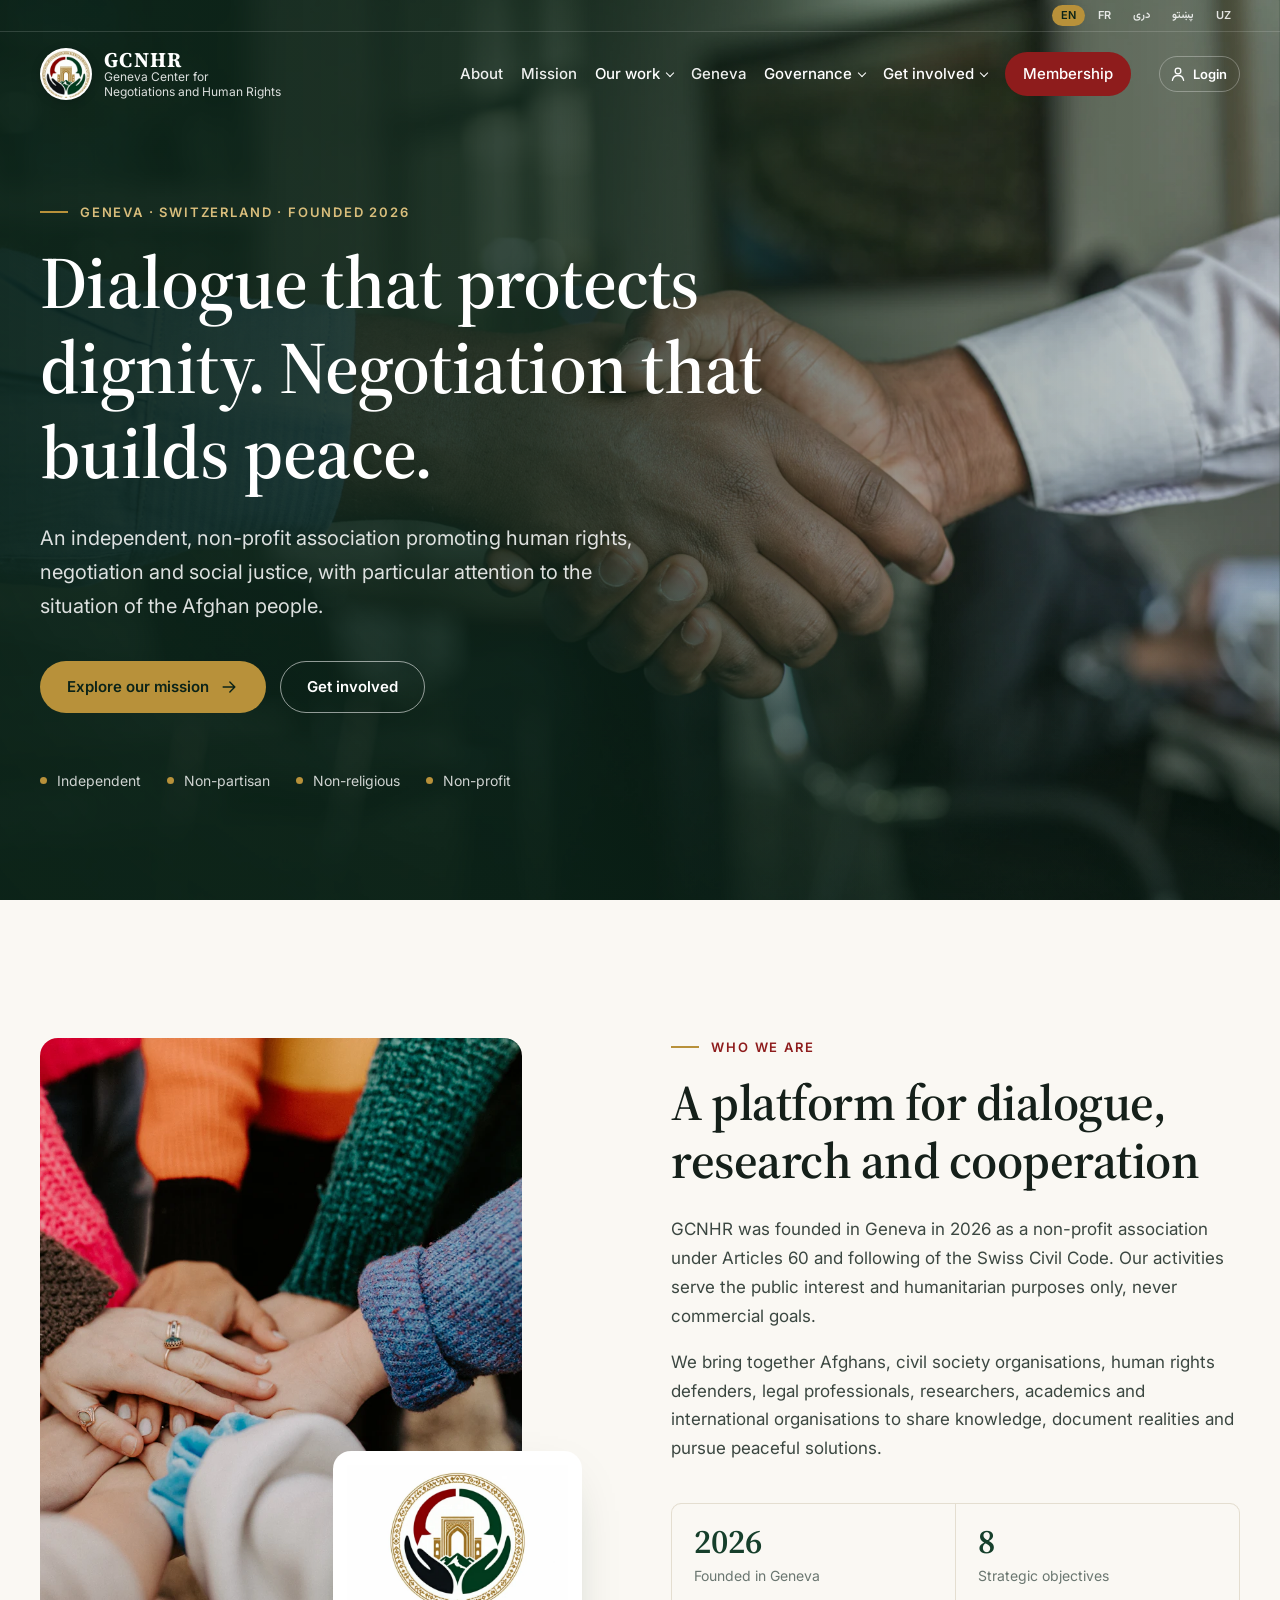
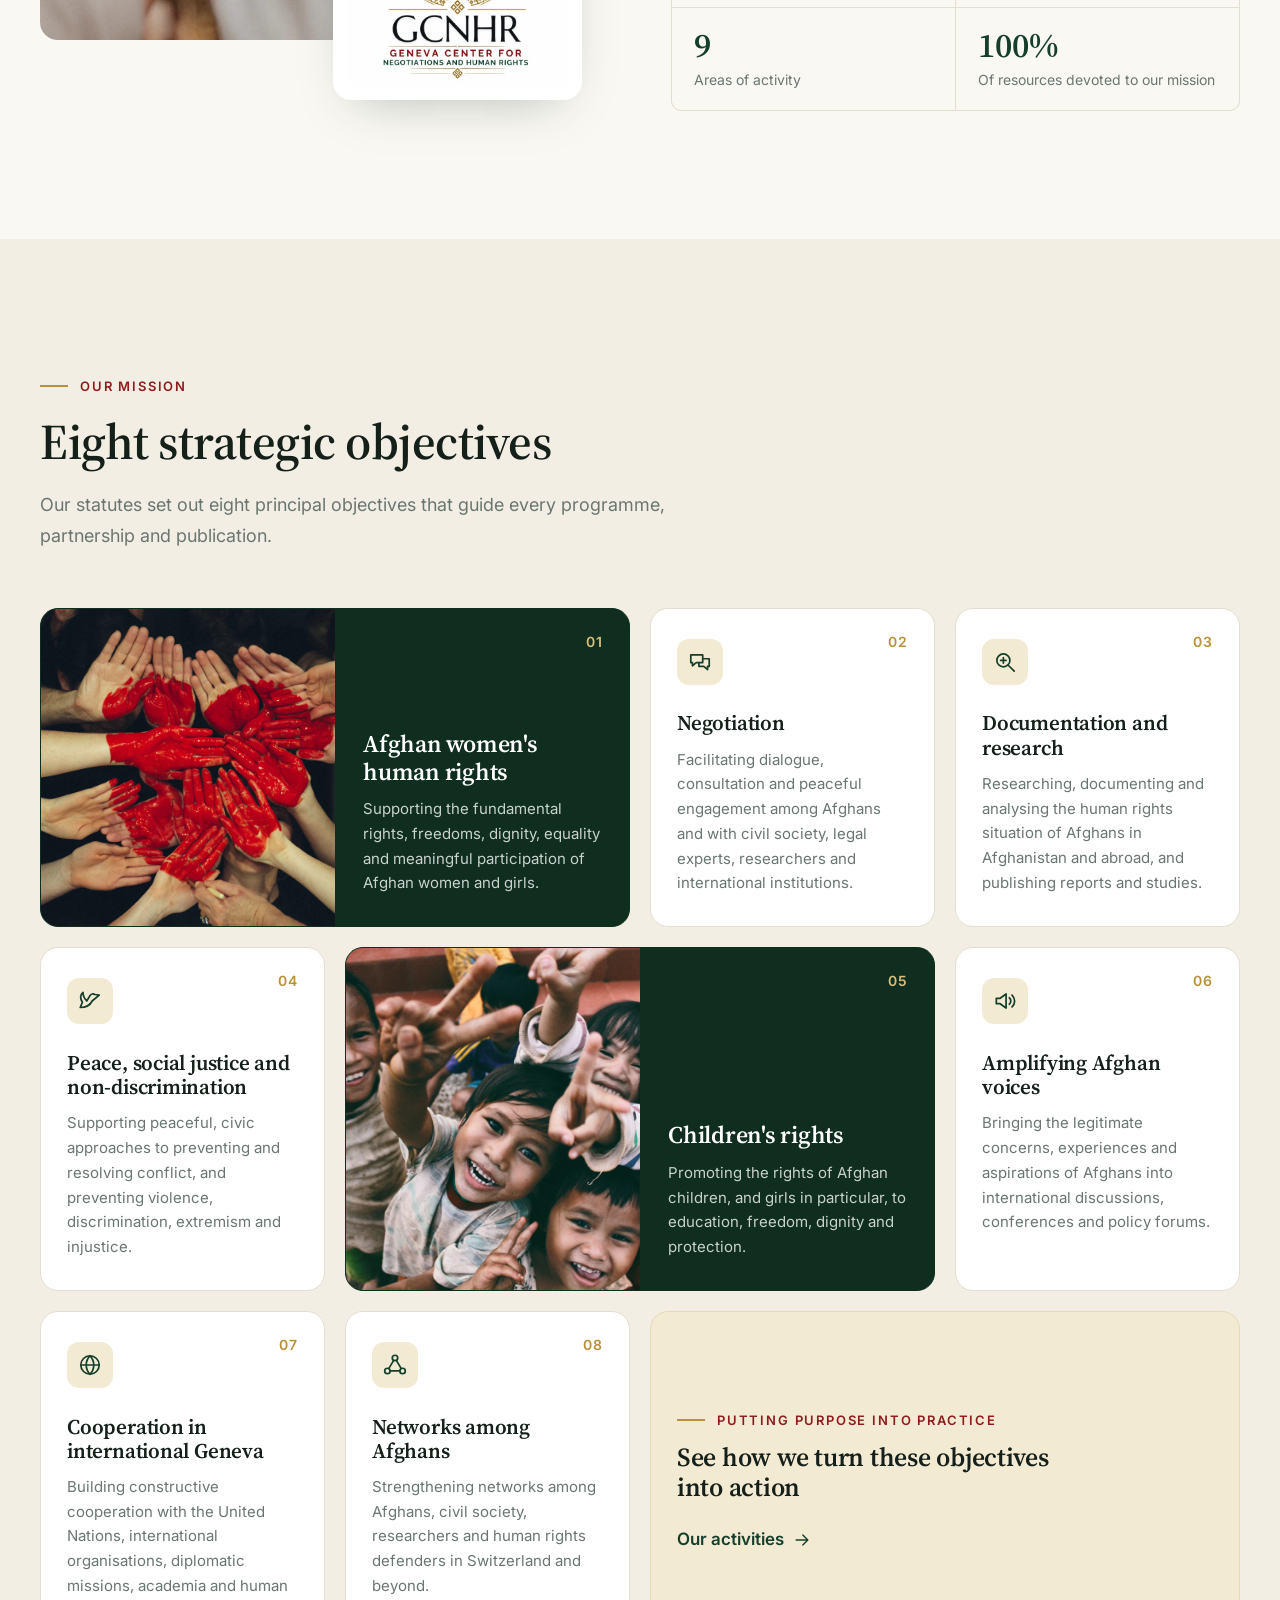
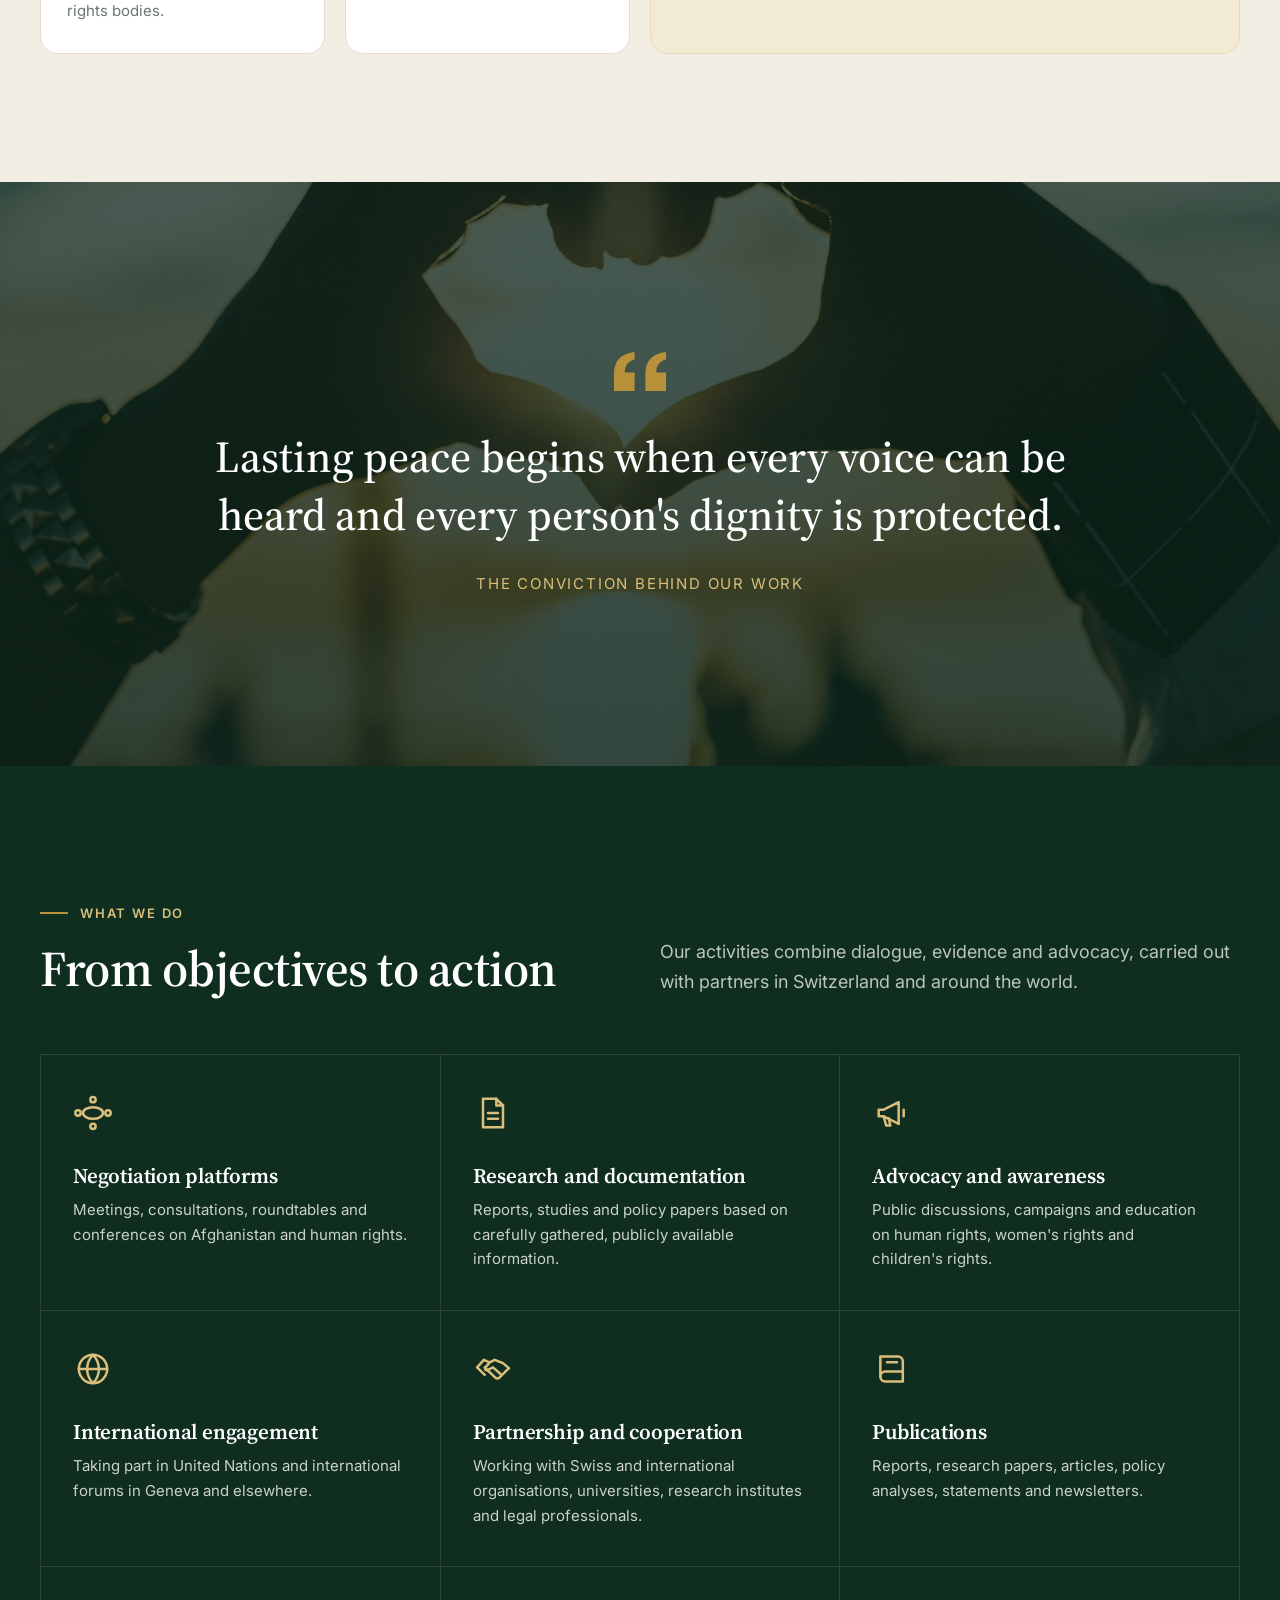
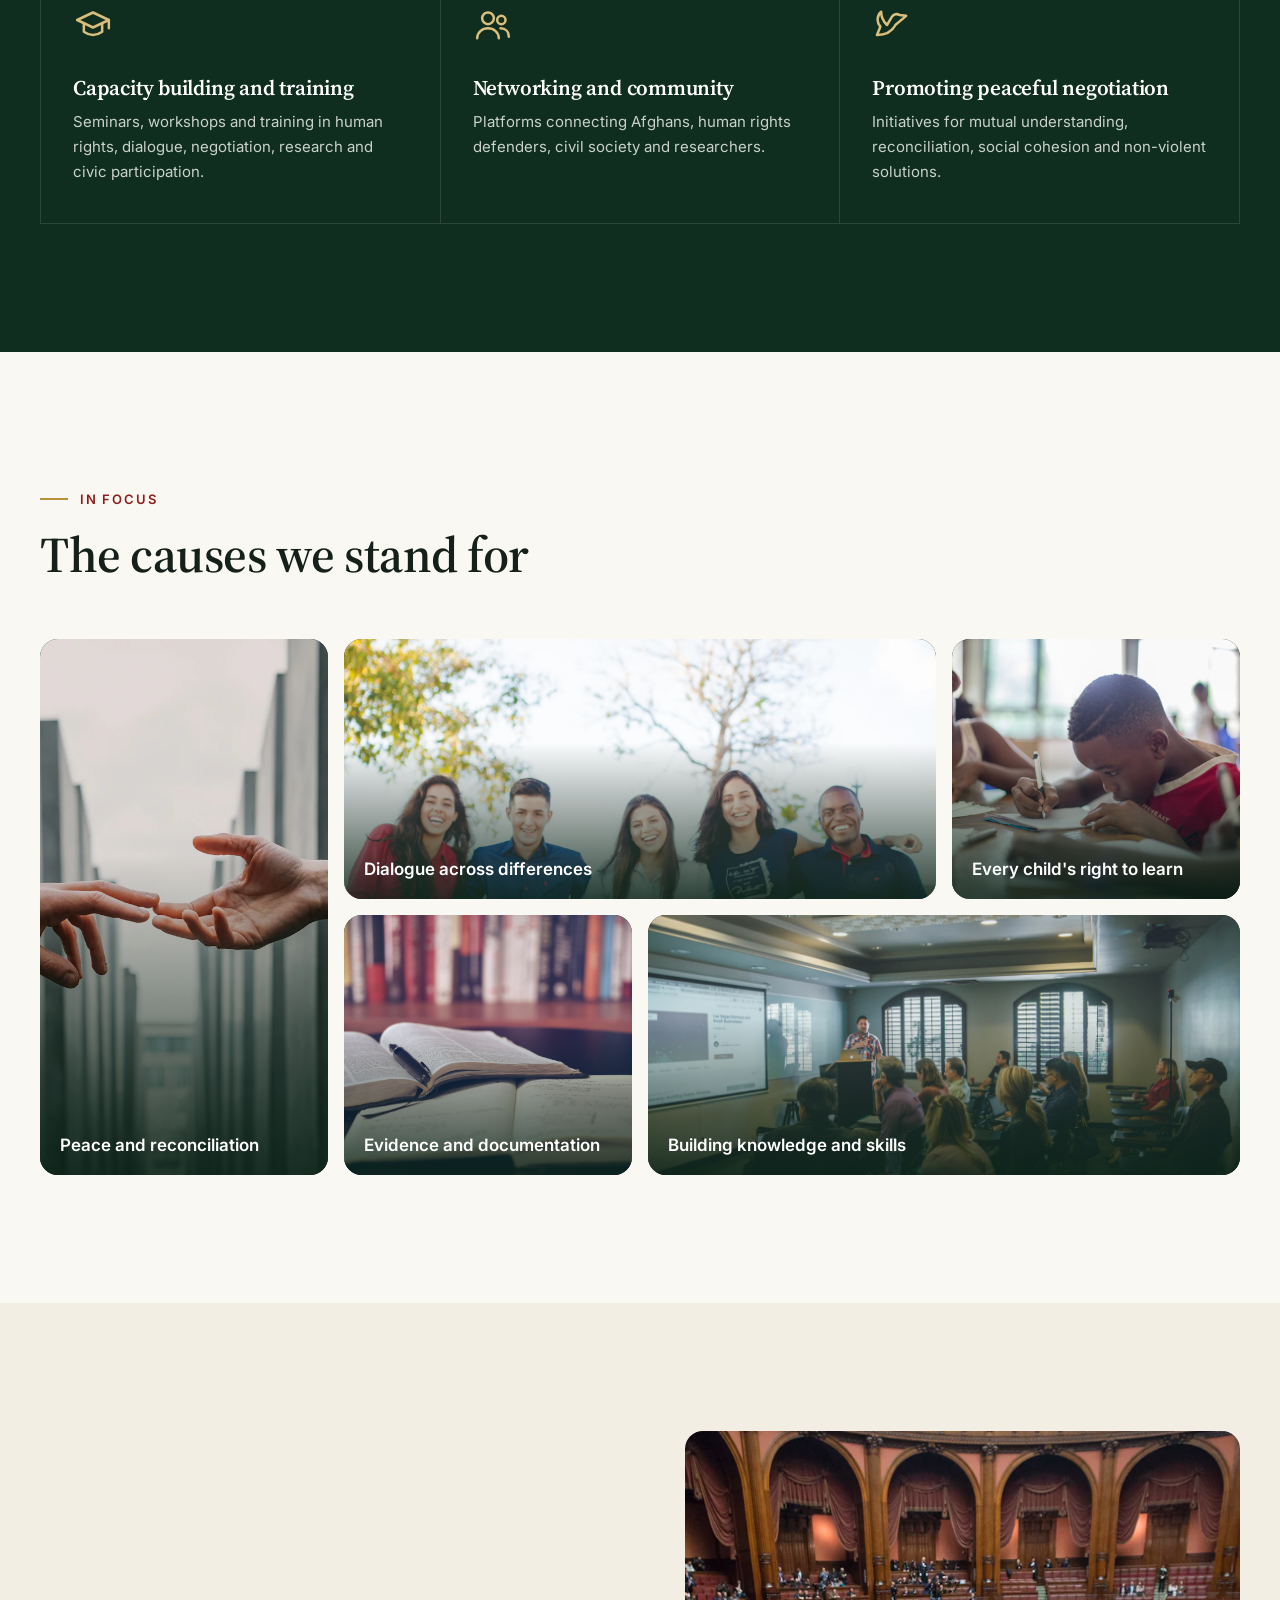
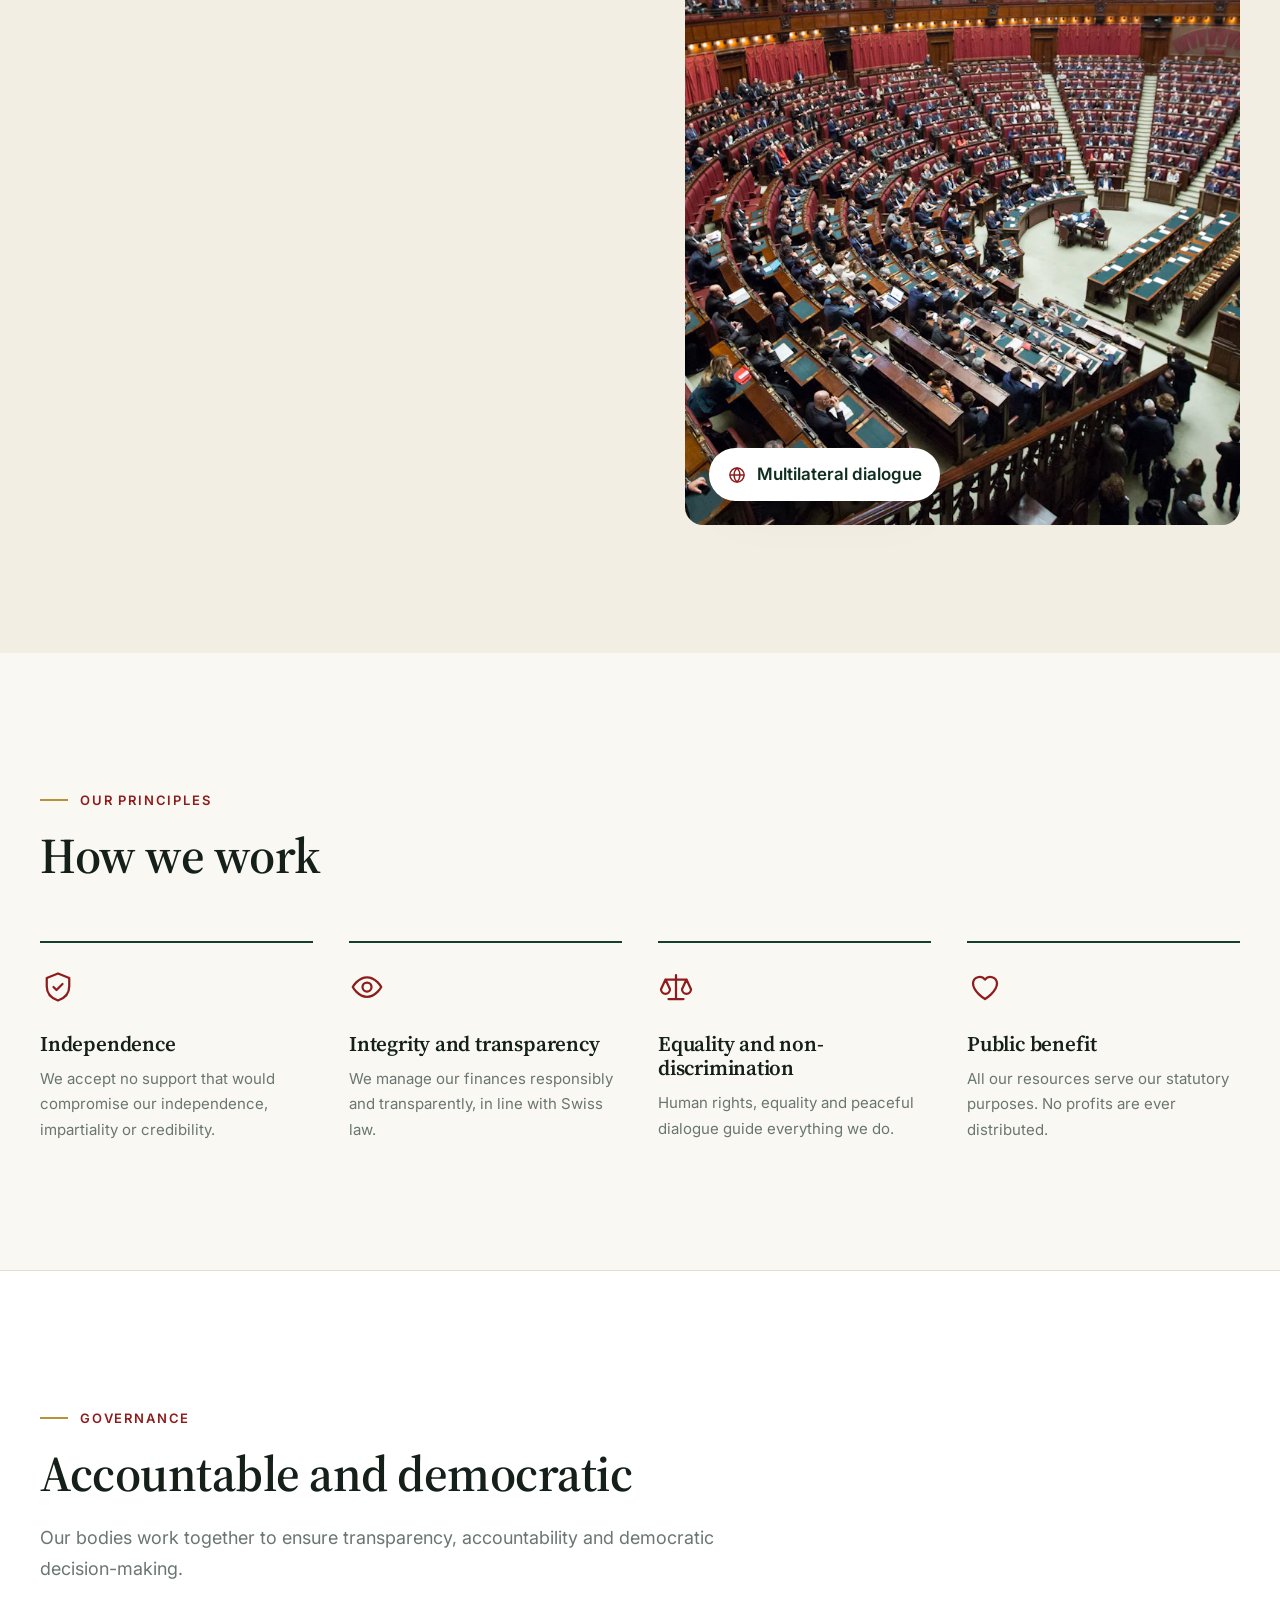
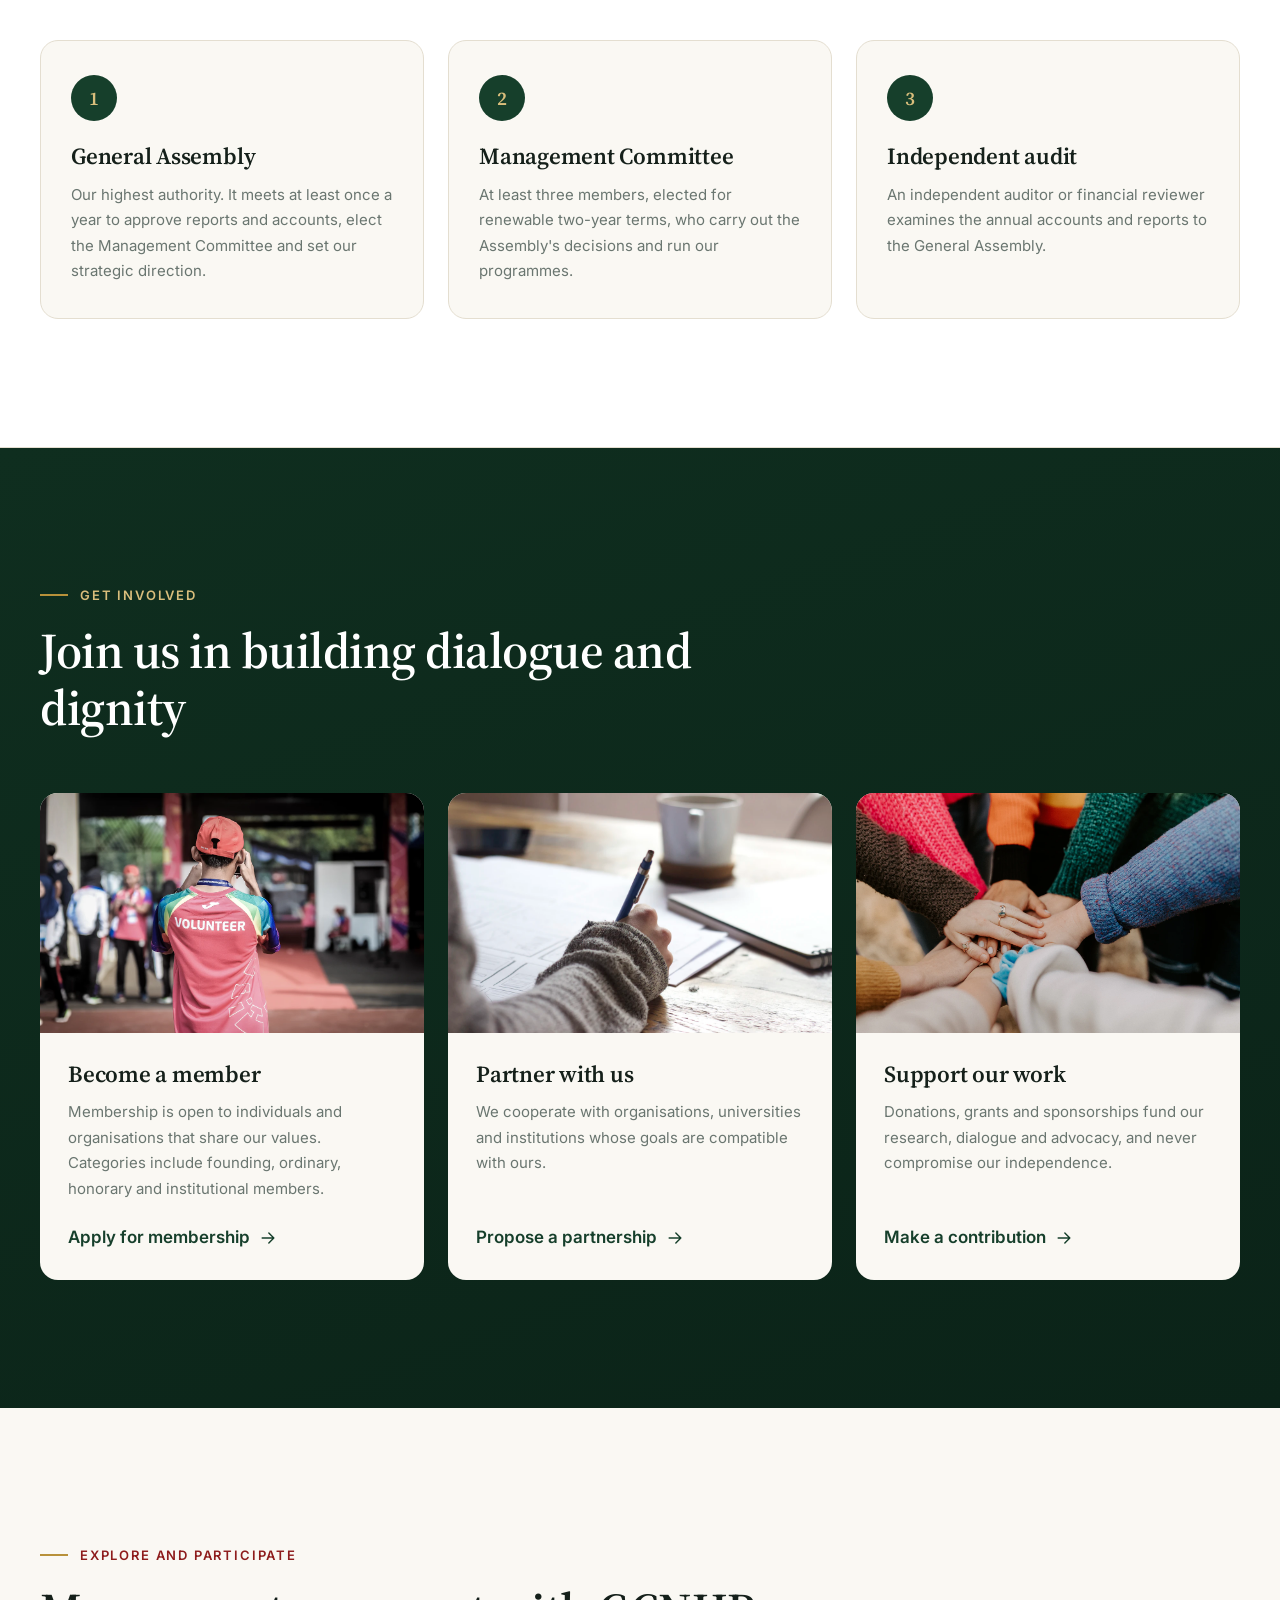
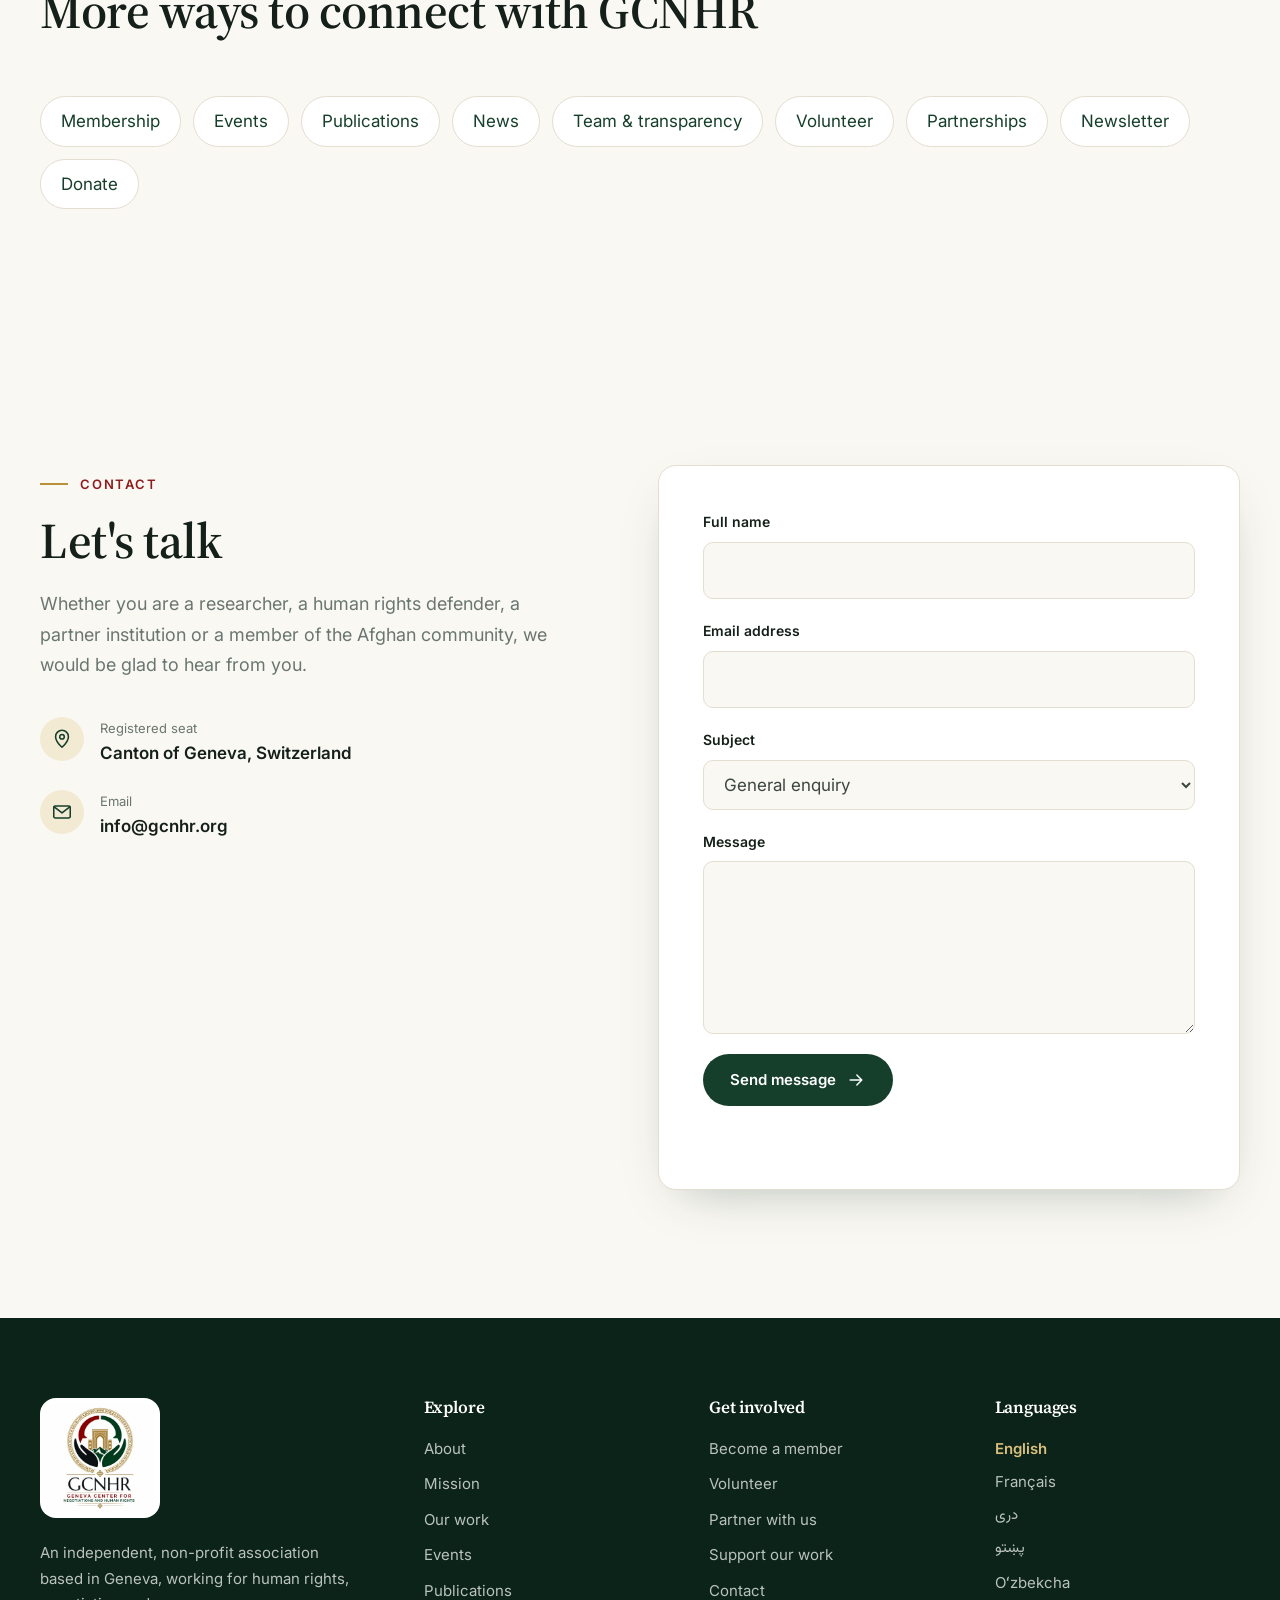
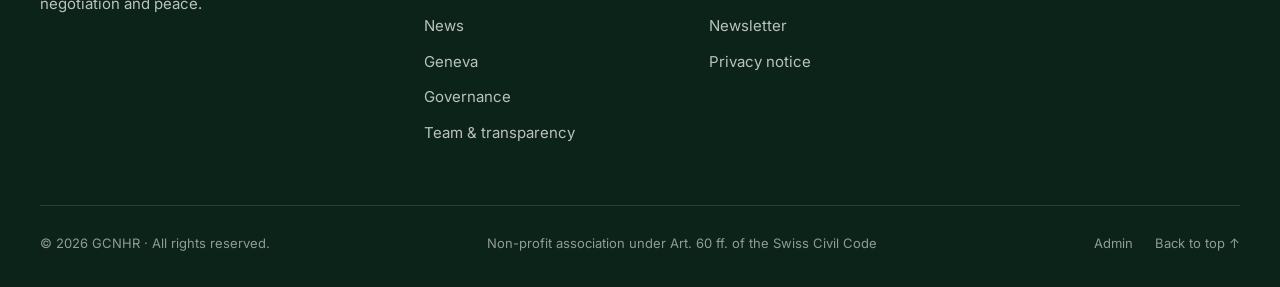
<file: index.html>
<!doctype html>
<html lang="en" dir="ltr">
  <head>
    <meta charset="utf-8">
    <meta name="viewport" content="width=device-width, initial-scale=1">
    <meta name="theme-color" content="#0f2e1f">
    <meta name="description" content="The Geneva Center for Negotiations and Human Rights (GCNHR) is an independent, non-profit association in Geneva promoting human rights, negotiation, peace and social justice, with particular attention to the Afghan people.">
    <title>GCNHR | Geneva Center for Negotiations and Human Rights</title>
    <link rel="icon" type="image/png" href="assets/img/favicon.png">
    <link rel="apple-touch-icon" href="assets/img/favicon.png">
    <meta property="og:title" content="Geneva Center for Negotiations and Human Rights">
    <meta property="og:description" content="Dialogue that protects dignity. Negotiation that builds peace.">
    <meta property="og:image" content="assets/img/logo.png">
    <link rel="preconnect" href="https://fonts.googleapis.com">
    <link rel="preconnect" href="https://fonts.gstatic.com" crossorigin>
    <link href="https://fonts.googleapis.com/css2?family=Inter:wght@400;500;600;700&family=Source+Serif+4:opsz,wght@8..60,500;8..60,600;8..60,700&family=Vazirmatn:wght@400;500;700;800&family=Noto+Sans+Arabic:wght@400;600;700&display=swap" rel="stylesheet">
    <link rel="preload" as="image" href="assets/img/hero-negotiation.webp">
    <link rel="stylesheet" href="styles.css">
    <script src="content/content.js" defer></script>
    <script src="app.js" defer></script>
    <script src="features.js" defer></script>
  </head>
  <body>
    <svg width="0" height="0" style="position:absolute" aria-hidden="true">
      <defs>
        <symbol id="i-women" viewBox="0 0 24 24"><circle cx="12" cy="8" r="4.5"/><path d="M12 12.5v8M8.5 17.5h7"/></symbol>
        <symbol id="i-dialogue" viewBox="0 0 24 24"><path d="M3.5 5.5h11v7h-6l-3.5 3v-3h-1.5z"/><path d="M14.5 9h6v7h-1.5v3l-3.5-3h-4.5v-3.5"/></symbol>
        <symbol id="i-research" viewBox="0 0 24 24"><circle cx="10.5" cy="10.5" r="6"/><path d="m15 15 5.5 5.5M8 10.5h5M10.5 8v5"/></symbol>
        <symbol id="i-peace" viewBox="0 0 24 24"><path d="M4 13c3-1 5.5-4 6-8 2 2 2.5 5 1.5 7.5 2.5-1.5 5.5-1.5 8.5 0-2.5 4-7 6.5-12 6.5H4z"/><path d="M4 19c4-3 7-5 9-9"/></symbol>
        <symbol id="i-child" viewBox="0 0 24 24"><path d="M4 6.5c3-1.5 5.5-1.5 8 0v13c-2.5-1.5-5-1.5-8 0zM12 6.5c2.5-1.5 5-1.5 8 0v13c-3-1.5-5.5-1.5-8 0"/></symbol>
        <symbol id="i-voice" viewBox="0 0 24 24"><path d="M4 9.5v5h3.5l5.5 4v-13l-5.5 4z"/><path d="M16 9a4 4 0 0 1 0 6M18.5 6.5a7.5 7.5 0 0 1 0 11"/></symbol>
        <symbol id="i-globe" viewBox="0 0 24 24"><circle cx="12" cy="12" r="8.5"/><path d="M3.5 12h17M12 3.5c2.5 2.5 3.5 5.5 3.5 8.5s-1 6-3.5 8.5c-2.5-2.5-3.5-5.5-3.5-8.5s1-6 3.5-8.5"/></symbol>
        <symbol id="i-network" viewBox="0 0 24 24"><circle cx="12" cy="5.5" r="2.5"/><circle cx="5" cy="17.5" r="2.5"/><circle cx="19" cy="17.5" r="2.5"/><path d="m10.8 7.7-4.6 7.6M13.2 7.7l4.6 7.6M7.5 17.5h9"/></symbol>
        <symbol id="i-table" viewBox="0 0 24 24"><ellipse cx="12" cy="12" rx="6" ry="3.5"/><circle cx="12" cy="4" r="1.6"/><circle cx="12" cy="20" r="1.6"/><circle cx="3" cy="12" r="1.6"/><circle cx="21" cy="12" r="1.6"/></symbol>
        <symbol id="i-doc" viewBox="0 0 24 24"><path d="M6 3.5h8l4 4v13H6z"/><path d="M14 3.5v4h4M9 12h6M9 15.5h6"/></symbol>
        <symbol id="i-megaphone" viewBox="0 0 24 24"><path d="M4 10v4h3l9 4.5v-13L7 10z"/><path d="M7 14l1.5 5.5h2.5L10 15.2M19 10v4"/></symbol>
        <symbol id="i-handshake" viewBox="0 0 24 24"><path d="m2.5 11 4-4.5 3.5 1.5 3-1.5 5 2 3.5 3"/><path d="m21.5 11.5-5.5 5.5c-.8.8-2 .8-2.8 0L7 11"/><path d="M10 8l-2.5 3c-.6.8.2 2 1.2 1.6L12 11l4.5 4M2.5 11l4.5 4.5"/></symbol>
        <symbol id="i-book" viewBox="0 0 24 24"><path d="M5 4.5h10.5a3 3 0 0 1 3 3v12H8a3 3 0 0 1-3-3z"/><path d="M5 16.5a3 3 0 0 1 3-3h10.5M9 8h6"/></symbol>
        <symbol id="i-cap" viewBox="0 0 24 24"><path d="m2.5 9 9.5-4.5L21.5 9 12 13.5z"/><path d="M6.5 11v5c3.5 2.5 7.5 2.5 11 0v-5M21.5 9v5"/></symbol>
        <symbol id="i-dove" viewBox="0 0 24 24"><path d="M3 18c5 0 9-2 11-6l6.5-5.5-4-.5c-1.5-1-3.5-.5-4.5 1L9 12C7 10 5.5 7 5.5 4 3 6 2.5 10 5 13z"/></symbol>
        <symbol id="i-shield" viewBox="0 0 24 24"><path d="M12 3 4.5 6v5.5c0 4.5 3 8 7.5 9.5 4.5-1.5 7.5-5 7.5-9.5V6z"/><path d="m9 12 2 2 4-4"/></symbol>
        <symbol id="i-scale" viewBox="0 0 24 24"><path d="M12 4v16M7 20h10M5 7h14M5 7l-3 6.5a3 3 0 0 0 6 0zM19 7l-3 6.5a3 3 0 0 0 6 0z"/></symbol>
        <symbol id="i-eye" viewBox="0 0 24 24"><path d="M2.5 12S6 5.5 12 5.5 21.5 12 21.5 12 18 18.5 12 18.5 2.5 12 2.5 12z"/><circle cx="12" cy="12" r="3"/></symbol>
        <symbol id="i-heart" viewBox="0 0 24 24"><path d="M12 20s-8-4.8-8-10.5A4.5 4.5 0 0 1 12 7a4.5 4.5 0 0 1 8 2.5C20 15.2 12 20 12 20z"/></symbol>
        <symbol id="i-users" viewBox="0 0 24 24"><circle cx="9" cy="8" r="3.5"/><path d="M2.5 20c0-3.5 3-6 6.5-6s6.5 2.5 6.5 6"/><circle cx="17" cy="9" r="2.5"/><path d="M16.5 14c3 0 5 2 5 5"/></symbol>
        <symbol id="i-pin" viewBox="0 0 24 24"><path d="M12 21s-7-6.2-7-11.5a7 7 0 0 1 14 0C19 14.8 12 21 12 21z"/><circle cx="12" cy="9.5" r="2.5"/></symbol>
        <symbol id="i-mail" viewBox="0 0 24 24"><rect x="3" y="5.5" width="18" height="13" rx="1.5"/><path d="m3.5 6.5 8.5 6.5 8.5-6.5"/></symbol>
        <symbol id="i-arrow" viewBox="0 0 24 24"><path d="M5 12h14M13 6l6 6-6 6"/></symbol>
        <symbol id="i-login" viewBox="0 0 24 24"><circle cx="12" cy="8" r="3.8"/><path d="M4.5 20.5c.8-4 3.8-6.5 7.5-6.5s6.7 2.5 7.5 6.5"/></symbol>
      </defs>
    </svg>

    <a class="skip-link" href="#main" data-i18n="skip">Skip to content</a>

    <header class="site-header" id="site-header">
      <div class="language-bar"><div class="container language-bar-inner"><div class="lang-switch" role="group" aria-label="Language">
          <button type="button" data-lang="en" lang="en">EN</button>
          <button type="button" data-lang="fr" lang="fr">FR</button>
          <button type="button" data-lang="fa" lang="fa-AF">دری</button>
          <button type="button" data-lang="ps" lang="ps">پښتو</button>
          <button type="button" data-lang="uz" lang="uz">UZ</button>
        </div></div></div>
      <div class="container header-inner">
        <a class="brand" href="#top" aria-label="GCNHR">
          <img data-img="emblem" class="brand-emblem" src="assets/img/emblem.webp" width="56" height="56" alt="">
          <span class="brand-text">
            <strong>GCNHR</strong>
            <span data-i18n="brandName">Geneva Center for Negotiations and Human Rights</span>
          </span>
        </a>

        <nav class="primary-nav" id="primary-nav" aria-label="Main">
          <a href="#about" data-i18n="navAbout">About</a>
          <a href="#mission" data-i18n="navMission">Mission</a>
          <details class="nav-group"><summary><span data-i18n="navWork">Our work</span></summary><div class="nav-submenu"><a href="#work" data-i18n="navWork">Our work</a><a href="events.html" data-i18n="featureNavEvents">Events</a><a href="publications.html" data-i18n="featureNavPublications">Publications</a><a href="news.html" data-i18n="featureNavNews">News</a></div></details>
          <a href="#geneva" data-i18n="navGeneva">Geneva</a>
          <details class="nav-group"><summary><span data-i18n="navGovernance">Governance</span></summary><div class="nav-submenu"><a href="#governance" data-i18n="navGovernance">Governance</a><a href="transparency.html" data-i18n="featureNavTransparency">Team & transparency</a></div></details>
          <details class="nav-group"><summary><span data-i18n="navInvolved">Get involved</span></summary><div class="nav-submenu"><a href="membership.html" data-i18n="featureNavMembership">Membership</a><a href="volunteer.html" data-i18n="featureNavVolunteer">Volunteer</a><a href="partnerships.html" data-i18n="featureNavPartnerships">Partnerships</a><a href="newsletter.html" data-i18n="featureNavNewsletter">Newsletter</a><a href="donate.html" data-i18n="featureNavDonate">Donate</a></div></details>
          <a class="nav-cta" href="membership.html" data-i18n="featureNavMembership">Membership</a>
          <a class="nav-login js-login" href="admin/"><svg class="icon"><use href="#i-login"/></svg><span data-i18n="loginBtn">Login</span></a>
        </nav>



        <button class="login-btn js-login" type="button"><svg class="icon"><use href="#i-login"/></svg><span data-i18n="loginBtn">Login</span></button>

        <button class="menu-toggle" type="button" aria-expanded="false" aria-controls="primary-nav">
          <span class="sr-only" data-i18n="menu">Menu</span>
          <span class="bar"></span><span class="bar"></span><span class="bar"></span>
        </button>
      </div>
    </header>

    <main id="main">
      <!-- HERO -->
      <section class="hero" id="top">
        <img data-img="hero" class="hero-bg" src="assets/img/hero-negotiation.webp" alt="" fetchpriority="high">
        <div class="hero-shade"></div>
        <div class="container hero-content">
          <p class="eyebrow eyebrow-light" data-i18n="heroEyebrow">Geneva · Switzerland · Founded 2026</p>
          <h1 data-i18n="heroTitle">Dialogue that protects dignity. Negotiation that builds peace.</h1>
          <p class="hero-lead" data-i18n="heroLead">An independent, non-profit association promoting human rights, negotiation and social justice, with particular attention to the situation of the Afghan people.</p>
          <div class="hero-actions">
            <a class="btn btn-gold" href="#mission"><span data-i18n="heroCta1">Explore our mission</span><svg class="icon flip"><use href="#i-arrow"/></svg></a>
            <a class="btn btn-ghost" href="#involved" data-i18n="heroCta2">Get involved</a>
          </div>
          <ul class="hero-badges">
            <li data-i18n="badge1">Independent</li>
            <li data-i18n="badge2">Non-partisan</li>
            <li data-i18n="badge3">Non-religious</li>
            <li data-i18n="badge4">Non-profit</li>
          </ul>
        </div>
      </section>

      <!-- ABOUT -->
      <section class="section about" id="about">
        <div class="container about-grid">
          <div class="about-media reveal">
            <img data-img="about" class="about-photo" src="assets/img/cooperation.webp" alt="" loading="lazy">
            <div class="about-logo-card">
              <img data-img="logo" src="assets/img/logo.webp" width="320" height="320" alt="GCNHR logo" loading="lazy">
            </div>
          </div>
          <div class="about-copy reveal">
            <p class="eyebrow" data-i18n="aboutEyebrow">Who we are</p>
            <h2 data-i18n="aboutTitle">A platform for dialogue, research and cooperation</h2>
            <p data-i18n="aboutP1">GCNHR was founded in Geneva in 2026 as a non-profit association under Articles 60 and following of the Swiss Civil Code. Our activities serve the public interest and humanitarian purposes only, never commercial goals.</p>
            <p data-i18n="aboutP2">We bring together Afghans, civil society organisations, human rights defenders, legal professionals, researchers, academics and international organisations to share knowledge, document realities and pursue peaceful solutions.</p>
            <dl class="facts">
              <div><dt data-stat="fact1">2026</dt><dd data-i18n="fact1">Founded in Geneva</dd></div>
              <div><dt data-stat="fact2">8</dt><dd data-i18n="fact2">Strategic objectives</dd></div>
              <div><dt data-stat="fact3">9</dt><dd data-i18n="fact3">Areas of activity</dd></div>
              <div><dt data-stat="fact4">100%</dt><dd data-i18n="fact4">Of resources devoted to our mission</dd></div>
            </dl>
          </div>
        </div>
      </section>

      <!-- MISSION / OBJECTIVES -->
      <section class="section mission" id="mission">
        <div class="container">
          <div class="section-head reveal">
            <p class="eyebrow" data-i18n="missionEyebrow">Our mission</p>
            <h2 data-i18n="missionTitle">Eight strategic objectives</h2>
            <p data-i18n="missionIntro">Our statutes set out eight principal objectives that guide every programme, partnership and publication.</p>
          </div>
          <div class="objectives">
            <article class="objective objective-feature reveal">
              <img data-img="objWomen" src="assets/img/human-rights.webp" alt="" loading="lazy">
              <div class="objective-body">
                <span class="obj-num">01</span>
                <h3 data-i18n="obj1t">Afghan women's human rights</h3>
                <p data-i18n="obj1d">Supporting the fundamental rights, freedoms, dignity, equality and meaningful participation of Afghan women and girls.</p>
              </div>
            </article>
            <article class="objective reveal">
              <svg class="obj-icon"><use href="#i-dialogue"/></svg><span class="obj-num">02</span>
              <h3 data-i18n="obj2t">Negotiation</h3>
              <p data-i18n="obj2d">Facilitating dialogue, consultation and peaceful engagement among Afghans and with civil society, legal experts, researchers and international institutions.</p>
            </article>
            <article class="objective reveal">
              <svg class="obj-icon"><use href="#i-research"/></svg><span class="obj-num">03</span>
              <h3 data-i18n="obj3t">Documentation and research</h3>
              <p data-i18n="obj3d">Researching, documenting and analysing the human rights situation of Afghans in Afghanistan and abroad, and publishing reports and studies.</p>
            </article>
            <article class="objective reveal">
              <svg class="obj-icon"><use href="#i-dove"/></svg><span class="obj-num">04</span>
              <h3 data-i18n="obj4t">Peace, social justice and non-discrimination</h3>
              <p data-i18n="obj4d">Supporting peaceful, civic approaches to preventing and resolving conflict, and preventing violence, discrimination, extremism and injustice.</p>
            </article>
            <article class="objective objective-feature reveal">
              <img data-img="objChildren" src="assets/img/children.webp" alt="" loading="lazy">
              <div class="objective-body">
                <span class="obj-num">05</span>
                <h3 data-i18n="obj5t">Children's rights</h3>
                <p data-i18n="obj5d">Promoting the rights of Afghan children, and girls in particular, to education, freedom, dignity and protection.</p>
              </div>
            </article>
            <article class="objective reveal">
              <svg class="obj-icon"><use href="#i-voice"/></svg><span class="obj-num">06</span>
              <h3 data-i18n="obj6t">Amplifying Afghan voices</h3>
              <p data-i18n="obj6d">Bringing the legitimate concerns, experiences and aspirations of Afghans into international discussions, conferences and policy forums.</p>
            </article>
            <article class="objective reveal">
              <svg class="obj-icon"><use href="#i-globe"/></svg><span class="obj-num">07</span>
              <h3 data-i18n="obj7t">Cooperation in international Geneva</h3>
              <p data-i18n="obj7d">Building constructive cooperation with the United Nations, international organisations, diplomatic missions, academia and human rights bodies.</p>
            </article>
            <article class="objective reveal">
              <svg class="obj-icon"><use href="#i-network"/></svg><span class="obj-num">08</span>
              <h3 data-i18n="obj8t">Networks among Afghans</h3>
              <p data-i18n="obj8d">Strengthening networks among Afghans, civil society, researchers and human rights defenders in Switzerland and beyond.</p>
            </article>
            <a class="objective objective-cta reveal" href="#work">
              <p class="eyebrow" data-i18n="objCtaEyebrow">Putting purpose into practice</p>
              <h3 data-i18n="objCtaTitle">See how we turn these objectives into action</h3>
              <span class="link-arrow"><span data-i18n="objCtaLink">Our activities</span><svg class="icon flip"><use href="#i-arrow"/></svg></span>
            </a>
          </div>
        </div>
      </section>

      <!-- QUOTE BAND -->
      <section class="quote-band">
        <img data-img="quote" src="assets/img/peace.webp" alt="" loading="lazy">
        <div class="quote-shade"></div>
        <div class="container quote-inner reveal">
          <svg class="quote-mark" viewBox="0 0 48 36" aria-hidden="true"><path d="M0 36V20C0 8 7 1 19 0v7c-6 1.5-9 5.5-9 12h9v17zm29 0V20c0-12 7-19 19-20v7c-6 1.5-9 5.5-9 12h9v17z"/></svg>
          <blockquote data-i18n="quote">Lasting peace begins when every voice can be heard and every person's dignity is protected.</blockquote>
          <p class="quote-by" data-i18n="quoteBy">The conviction behind our work</p>
        </div>
      </section>

      <!-- ACTIVITIES -->
      <section class="section work" id="work">
        <div class="container">
          <div class="section-head section-head-split reveal">
            <div>
              <p class="eyebrow eyebrow-light" data-i18n="workEyebrow">What we do</p>
              <h2 data-i18n="workTitle">From objectives to action</h2>
            </div>
            <p data-i18n="workIntro">Our activities combine dialogue, evidence and advocacy, carried out with partners in Switzerland and around the world.</p>
          </div>
          <div class="activities">
            <article class="activity reveal"><svg class="act-icon"><use href="#i-table"/></svg><h3 data-i18n="act1t">Negotiation platforms</h3><p data-i18n="act1d">Meetings, consultations, roundtables and conferences on Afghanistan and human rights.</p></article>
            <article class="activity reveal"><svg class="act-icon"><use href="#i-doc"/></svg><h3 data-i18n="act2t">Research and documentation</h3><p data-i18n="act2d">Reports, studies and policy papers based on carefully gathered, publicly available information.</p></article>
            <article class="activity reveal"><svg class="act-icon"><use href="#i-megaphone"/></svg><h3 data-i18n="act3t">Advocacy and awareness</h3><p data-i18n="act3d">Public discussions, campaigns and education on human rights, women's rights and children's rights.</p></article>
            <article class="activity reveal"><svg class="act-icon"><use href="#i-globe"/></svg><h3 data-i18n="act4t">International engagement</h3><p data-i18n="act4d">Taking part in United Nations and international forums in Geneva and elsewhere.</p></article>
            <article class="activity reveal"><svg class="act-icon"><use href="#i-handshake"/></svg><h3 data-i18n="act5t">Partnership and cooperation</h3><p data-i18n="act5d">Working with Swiss and international organisations, universities, research institutes and legal professionals.</p></article>
            <article class="activity reveal"><svg class="act-icon"><use href="#i-book"/></svg><h3 data-i18n="act6t">Publications</h3><p data-i18n="act6d">Reports, research papers, articles, policy analyses, statements and newsletters.</p></article>
            <article class="activity reveal"><svg class="act-icon"><use href="#i-cap"/></svg><h3 data-i18n="act7t">Capacity building and training</h3><p data-i18n="act7d">Seminars, workshops and training in human rights, dialogue, negotiation, research and civic participation.</p></article>
            <article class="activity reveal"><svg class="act-icon"><use href="#i-users"/></svg><h3 data-i18n="act8t">Networking and community</h3><p data-i18n="act8d">Platforms connecting Afghans, human rights defenders, civil society and researchers.</p></article>
            <article class="activity reveal"><svg class="act-icon"><use href="#i-dove"/></svg><h3 data-i18n="act9t">Promoting peaceful negotiation</h3><p data-i18n="act9d">Initiatives for mutual understanding, reconciliation, social cohesion and non-violent solutions.</p></article>
          </div>
        </div>
      </section>

      <!-- GALLERY -->
      <section class="section gallery-section">
        <div class="container">
          <div class="section-head reveal">
            <p class="eyebrow" data-i18n="galleryEyebrow">In focus</p>
            <h2 data-i18n="galleryTitle">The causes we stand for</h2>
          </div>
          <div class="gallery">
            <figure class="g-item g-tall reveal"><img data-img="gallery1" src="assets/img/reconciliation.webp" alt="" loading="lazy"><figcaption data-i18n="g1">Peace and reconciliation</figcaption></figure>
            <figure class="g-item g-wide reveal"><img data-img="gallery2" src="assets/img/dialogue.webp" alt="" loading="lazy"><figcaption data-i18n="g2">Dialogue across differences</figcaption></figure>
            <figure class="g-item reveal"><img data-img="gallery3" src="assets/img/education.webp" alt="" loading="lazy"><figcaption data-i18n="g3">Every child's right to learn</figcaption></figure>
            <figure class="g-item reveal"><img data-img="gallery4" src="assets/img/research.webp" alt="" loading="lazy"><figcaption data-i18n="g4">Evidence and documentation</figcaption></figure>
            <figure class="g-item g-wide reveal"><img data-img="gallery5" src="assets/img/training.webp" alt="" loading="lazy"><figcaption data-i18n="g5">Building knowledge and skills</figcaption></figure>
          </div>
        </div>
      </section>

      <!-- GENEVA -->
      <section class="section geneva" id="geneva">
        <div class="container geneva-grid">
          <div class="geneva-copy reveal">
            <p class="eyebrow" data-i18n="genevaEyebrow">International Geneva</p>
            <h2 data-i18n="genevaTitle">At the heart of global diplomacy and human rights</h2>
            <p data-i18n="genevaBody">From Geneva, we work alongside the United Nations, international organisations, diplomatic missions, academic institutions and civil society, while keeping our independence and non-profit character.</p>
            <ul class="check-list">
              <li><svg class="icon"><use href="#i-globe"/></svg><span data-i18n="gl1">United Nations and human rights bodies</span></li>
              <li><svg class="icon"><use href="#i-handshake"/></svg><span data-i18n="gl2">Diplomatic missions and international organisations</span></li>
              <li><svg class="icon"><use href="#i-cap"/></svg><span data-i18n="gl3">Universities and research institutions</span></li>
              <li><svg class="icon"><use href="#i-users"/></svg><span data-i18n="gl4">Civil society and human rights defenders</span></li>
            </ul>
          </div>
          <div class="geneva-media reveal">
            <img data-img="geneva" src="assets/img/assembly.webp" alt="" loading="lazy">
            <div class="geneva-tag"><svg class="icon"><use href="#i-globe"/></svg><span data-i18n="genevaTag">Multilateral dialogue</span></div>
          </div>
        </div>
      </section>

      <!-- PRINCIPLES -->
      <section class="section principles">
        <div class="container">
          <div class="section-head reveal">
            <p class="eyebrow" data-i18n="prinEyebrow">Our principles</p>
            <h2 data-i18n="prinTitle">How we work</h2>
          </div>
          <div class="principle-grid">
            <article class="principle reveal"><svg class="icon-lg"><use href="#i-shield"/></svg><h3 data-i18n="p1t">Independence</h3><p data-i18n="p1d">We accept no support that would compromise our independence, impartiality or credibility.</p></article>
            <article class="principle reveal"><svg class="icon-lg"><use href="#i-eye"/></svg><h3 data-i18n="p2t">Integrity and transparency</h3><p data-i18n="p2d">We manage our finances responsibly and transparently, in line with Swiss law.</p></article>
            <article class="principle reveal"><svg class="icon-lg"><use href="#i-scale"/></svg><h3 data-i18n="p3t">Equality and non-discrimination</h3><p data-i18n="p3d">Human rights, equality and peaceful dialogue guide everything we do.</p></article>
            <article class="principle reveal"><svg class="icon-lg"><use href="#i-heart"/></svg><h3 data-i18n="p4t">Public benefit</h3><p data-i18n="p4d">All our resources serve our statutory purposes. No profits are ever distributed.</p></article>
          </div>
        </div>
      </section>

      <!-- GOVERNANCE -->
      <section class="section governance" id="governance">
        <div class="container">
          <div class="section-head reveal">
            <p class="eyebrow" data-i18n="govEyebrow">Governance</p>
            <h2 data-i18n="govTitle">Accountable and democratic</h2>
            <p data-i18n="govIntro">Our bodies work together to ensure transparency, accountability and democratic decision-making.</p>
          </div>
          <ol class="gov-steps">
            <li class="reveal"><span class="gov-num">1</span><h3 data-i18n="gov1t">General Assembly</h3><p data-i18n="gov1d">Our highest authority. It meets at least once a year to approve reports and accounts, elect the Management Committee and set our strategic direction.</p></li>
            <li class="reveal"><span class="gov-num">2</span><h3 data-i18n="gov2t">Management Committee</h3><p data-i18n="gov2d">At least three members, elected for renewable two-year terms, who carry out the Assembly's decisions and run our programmes.</p></li>
            <li class="reveal"><span class="gov-num">3</span><h3 data-i18n="gov3t">Independent audit</h3><p data-i18n="gov3d">An independent auditor or financial reviewer examines the annual accounts and reports to the General Assembly.</p></li>
          </ol>
        </div>
      </section>

      <!-- GET INVOLVED -->
      <section class="section involved" id="involved">
        <div class="container">
          <div class="section-head reveal">
            <p class="eyebrow eyebrow-light" data-i18n="invEyebrow">Get involved</p>
            <h2 data-i18n="invTitle">Join us in building dialogue and dignity</h2>
          </div>
          <div class="involve-grid">
            <article class="involve-card reveal">
              <img data-img="involve1" src="assets/img/network.webp" alt="" loading="lazy">
              <div class="involve-body">
                <h3 data-i18n="inv1t">Become a member</h3>
                <p data-i18n="inv1d">Membership is open to individuals and organisations that share our values. Categories include founding, ordinary, honorary and institutional members.</p>
                <a class="link-arrow" href="membership.html"><span data-i18n="inv1c">Apply for membership</span><svg class="icon flip"><use href="#i-arrow"/></svg></a>
              </div>
            </article>
            <article class="involve-card reveal">
              <img data-img="involve2" src="assets/img/documentation.webp" alt="" loading="lazy">
              <div class="involve-body">
                <h3 data-i18n="inv2t">Partner with us</h3>
                <p data-i18n="inv2d">We cooperate with organisations, universities and institutions whose goals are compatible with ours.</p>
                <a class="link-arrow" href="partnerships.html"><span data-i18n="inv2c">Propose a partnership</span><svg class="icon flip"><use href="#i-arrow"/></svg></a>
              </div>
            </article>
            <article class="involve-card reveal">
              <img data-img="involve3" src="assets/img/cooperation.webp" alt="" loading="lazy">
              <div class="involve-body">
                <h3 data-i18n="inv3t">Support our work</h3>
                <p data-i18n="inv3d">Donations, grants and sponsorships fund our research, dialogue and advocacy, and never compromise our independence.</p>
                <a class="link-arrow" href="donate.html"><span data-i18n="inv3c">Make a contribution</span><svg class="icon flip"><use href="#i-arrow"/></svg></a>
              </div>
            </article>
          </div>
        </div>
      </section>

<section class="section"><div class="container"><div class="section-head"><p class="eyebrow"><span data-i18n="featureExplore">Explore and participate</span></p><h2><span data-i18n="featureHub">More ways to connect with GCNHR</span></h2></div><nav class="feature-links" aria-label="Explore GCNHR"><a href="membership.html"><span data-i18n="featureNavMembership">Membership</span></a><a href="events.html"><span data-i18n="featureNavEvents">Events</span></a><a href="publications.html"><span data-i18n="featureNavPublications">Publications</span></a><a href="news.html"><span data-i18n="featureNavNews">News</span></a><a href="transparency.html"><span data-i18n="featureNavTransparency">Team & transparency</span></a><a href="volunteer.html"><span data-i18n="featureNavVolunteer">Volunteer</span></a><a href="partnerships.html"><span data-i18n="featureNavPartnerships">Partnerships</span></a><a href="newsletter.html"><span data-i18n="featureNavNewsletter">Newsletter</span></a><a href="donate.html"><span data-i18n="featureNavDonate">Donate</span></a></nav></div></section>
      <!-- CONTACT -->
      <section class="section contact" id="contact">
        <div class="container contact-grid">
          <div class="reveal">
            <p class="eyebrow" data-i18n="contactEyebrow">Contact</p>
            <h2 data-i18n="contactTitle">Let's talk</h2>
            <p class="contact-lead" data-i18n="contactBody">Whether you are a researcher, a human rights defender, a partner institution or a member of the Afghan community, we would be glad to hear from you.</p>
            <ul class="contact-list">
              <li><svg class="icon"><use href="#i-pin"/></svg><div><span class="label" data-i18n="contactSeat">Registered seat</span><span data-i18n="contactLoc">Canton of Geneva, Switzerland</span></div></li>
              <li><svg class="icon"><use href="#i-mail"/></svg><div><span class="label" data-i18n="contactEmail">Email</span><a class="js-email" href="mailto:info@gcnhr.org" dir="ltr">info@gcnhr.org</a></div></li>
            </ul>
          </div>
          <form class="contact-form reveal" id="contact-form" novalidate>
            <div class="field"><label for="f-name" data-i18n="formName">Full name</label><input id="f-name" name="name" type="text" autocomplete="name" required></div>
            <div class="field"><label for="f-email" data-i18n="formEmail">Email address</label><input id="f-email" name="email" type="email" autocomplete="email" dir="ltr" required></div>
            <div class="field">
              <label for="f-topic" data-i18n="formTopic">Subject</label>
              <select id="f-topic" name="topic">
                <option value="general" data-i18n="topicGeneral">General enquiry</option>
                <option value="membership" data-i18n="topicMember">Membership</option>
                <option value="partnership" data-i18n="topicPartner">Partnership</option>
                <option value="support" data-i18n="topicSupport">Support and donations</option>
                <option value="media" data-i18n="topicMedia">Media</option>
              </select>
            </div>
            <div class="field"><label for="f-msg" data-i18n="formMessage">Message</label><textarea id="f-msg" name="message" rows="5" required></textarea></div>
            <button class="btn btn-green" type="submit"><span data-i18n="formSend">Send message</span><svg class="icon flip"><use href="#i-arrow"/></svg></button>
            <p class="form-note" id="form-note" role="status" aria-live="polite"></p>
          </form>
        </div>
      </section>
    </main>

    <footer class="site-footer">
      <div class="container footer-grid">
        <div class="footer-brand">
          <img data-img="logo" src="assets/img/logo.webp" width="140" height="140" alt="GCNHR logo" loading="lazy">
          <p data-i18n="footerTag">An independent, non-profit association based in Geneva, working for human rights, negotiation and peace.</p>
        </div>
        <nav class="footer-nav" aria-label="Footer">
          <h4 data-i18n="footerExplore">Explore</h4>
          <a href="#about" data-i18n="navAbout">About</a>
          <a href="#mission" data-i18n="navMission">Mission</a>
          <a href="#work" data-i18n="navWork">Our work</a><a href="events.html" data-i18n="featureNavEvents">Events</a><a href="publications.html" data-i18n="featureNavPublications">Publications</a><a href="news.html" data-i18n="featureNavNews">News</a>
          <a href="#geneva" data-i18n="navGeneva">Geneva</a>
          <a href="#governance" data-i18n="navGovernance">Governance</a><a href="transparency.html" data-i18n="featureNavTransparency">Team & transparency</a>
        </nav>
        <div class="footer-nav">
          <h4 data-i18n="navInvolved">Get involved</h4>
          <a href="membership.html" data-i18n="inv1t">Become a member</a>
          <a href="volunteer.html" data-i18n="featureNavVolunteer">Volunteer</a><a href="partnerships.html" data-i18n="inv2t">Partner with us</a>
          <a href="donate.html" data-i18n="inv3t">Support our work</a>
          <a href="#contact" data-i18n="contactEyebrow">Contact</a><a href="newsletter.html" data-i18n="featureNavNewsletter">Newsletter</a><a href="privacy.html" data-i18n="featurePrivacy">Privacy notice</a>
        </div>
        <div class="footer-nav">
          <h4 data-i18n="footerLang">Languages</h4>
          <div class="footer-langs">
            <button type="button" data-lang="en" lang="en">English</button>
            <button type="button" data-lang="fr" lang="fr">Français</button>
            <button type="button" data-lang="fa" lang="fa-AF">دری</button>
            <button type="button" data-lang="ps" lang="ps">پښتو</button>
            <button type="button" data-lang="uz" lang="uz">Oʻzbekcha</button>
          </div>
        </div>
      </div>
      <div class="container footer-bottom">
        <span>© <span id="year">2026</span> GCNHR · <span data-i18n="rights">All rights reserved.</span></span>
        <span data-i18n="footerLegal">Non-profit association under Art. 60 ff. of the Swiss Civil Code</span>
        <span class="footer-links"><a href="admin/" rel="nofollow" data-i18n="adminLink">Admin</a><a href="#top" data-i18n="backTop">Back to top ↑</a></span>
      </div>
    </footer>
  </body>
</html>
</file>
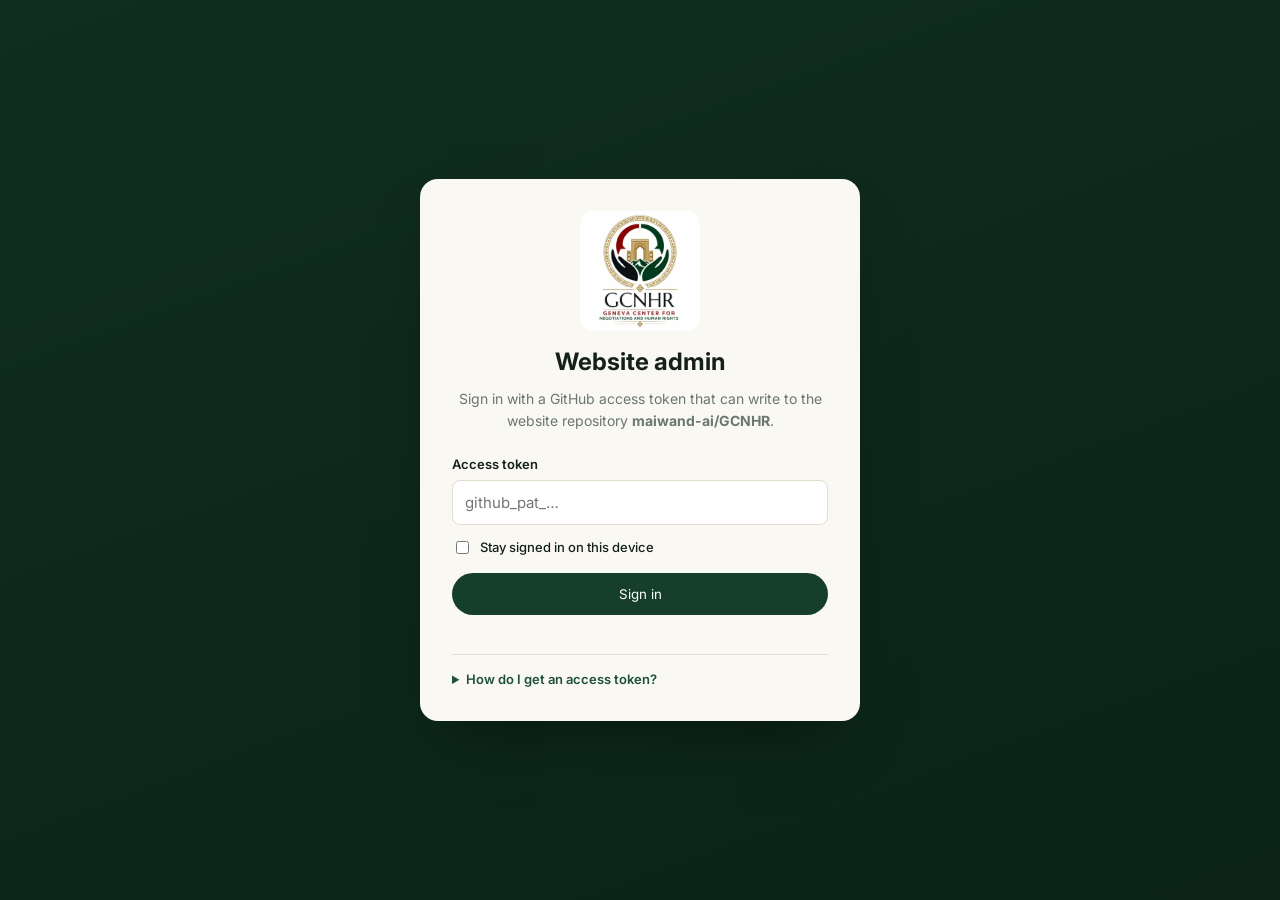
<file: admin/index.html>
<!doctype html>
<html lang="en">
  <head>
    <meta charset="utf-8">
    <meta name="viewport" content="width=device-width, initial-scale=1">
    <meta name="robots" content="noindex, nofollow">
    <title>GCNHR Admin</title>
    <link rel="icon" type="image/png" href="../assets/img/favicon.png">
    <link rel="preconnect" href="https://fonts.googleapis.com">
    <link rel="preconnect" href="https://fonts.gstatic.com" crossorigin>
    <link href="https://fonts.googleapis.com/css2?family=Inter:wght@400;500;600;700&family=Vazirmatn:wght@400;600&family=Noto+Sans+Arabic:wght@400;600&display=swap" rel="stylesheet">
    <link rel="stylesheet" href="admin.css">
    <script src="github.js" defer></script>
    <script src="admin.js" defer></script>
  </head>
  <body>
    <!-- Sign in -->
    <main class="login" id="login-view">
      <form class="login-card" id="login-form">
        <img src="../assets/img/logo.webp" width="120" height="120" alt="GCNHR">
        <h1>Website admin</h1>
        <p class="muted">Sign in with a GitHub access token that can write to the website repository <strong id="repo-name"></strong>.</p>
        <label for="token">Access token</label>
        <input id="token" type="password" autocomplete="current-password" placeholder="github_pat_…" required>
        <label class="check"><input type="checkbox" id="remember"> Stay signed in on this device</label>
        <button class="btn btn-primary" type="submit">Sign in</button>
        <p class="error" id="login-error" role="alert"></p>
        <details class="help">
          <summary>How do I get an access token?</summary>
          <ol>
            <li>Sign in to GitHub as the owner of the repository.</li>
            <li>Open <a href="https://github.com/settings/personal-access-tokens/new" target="_blank" rel="noopener">Fine-grained tokens → Generate new token</a>.</li>
            <li>Name it, e.g. “GCNHR website”, and choose an expiry date.</li>
            <li>Under <em>Repository access</em> choose <em>Only select repositories</em> and pick the website repository.</li>
            <li>Under <em>Permissions → Repository permissions</em>, set <em>Contents</em> to <em>Read and write</em>.</li>
            <li>Click <em>Generate token</em>, copy it and paste it above. Keep it private, like a password.</li>
          </ol>
          <p class="muted">Collaborators who don't own the repository can use a classic token with the <em>repo</em> scope instead.</p>
        </details>
      </form>
    </main>

    <!-- Editor -->
    <div class="app" id="app-view" hidden>
      <header class="topbar">
        <div class="brand"><img src="../assets/img/emblem.webp" width="36" height="36" alt=""><span><strong>GCNHR</strong> Admin</span></div>
        <nav class="tabs" role="tablist">
          <button role="tab" data-tab="texts" aria-selected="true">Texts</button>
          <button role="tab" data-tab="images" aria-selected="false">Images</button>
          <button role="tab" data-tab="features" aria-selected="false">New features</button>
          <button role="tab" data-tab="settings" aria-selected="false">Settings</button>
        </nav>
        <div class="top-actions">
          <span class="status" id="status"></span>
          <button class="btn btn-ghost" id="preview-btn" type="button">Preview</button>
          <button class="btn btn-primary" id="publish-btn" type="button" disabled>Publish changes</button>
          <button class="btn btn-link" id="logout-btn" type="button">Sign out</button>
        </div>
      </header>

      <div class="notice" id="notice" hidden></div>

      <!-- Texts -->
      <section class="panel" id="panel-texts">
        <div class="toolbar">
          <div class="lang-tabs" id="lang-tabs"></div>
          <input class="search" id="search" type="search" placeholder="Search texts…">
        </div>
        <div id="text-sections"></div>
      </section>

      <!-- Images -->
      <section class="panel" id="panel-images" hidden>
        <p class="muted intro">Choose a new picture for any slot. It is resized and optimised automatically, then uploaded when you publish. Landscape photos work best, except for the logo and emblem.</p>
        <div class="image-grid" id="image-grid"></div>
      </section>

<section class="panel" id="panel-features" hidden><div class="settings-card"><h2>Service connections</h2><p class="hint">Empty fields are placeholders. No applications, subscriptions or payments are stored by this static site. Use provider dashboards to review requests; never put private member details in public website content.</p><label for="set-applicationEndpoint">Application form endpoint</label><input id="set-applicationEndpoint" data-setting="applicationEndpoint" type="url" placeholder="https://…"><p class="hint">HTTPS endpoint accepting form-data POST requests with CORS. Leave empty to prepare emails.</p><label for="set-applicationPrivacyUrl">Application service privacy policy</label><input id="set-applicationPrivacyUrl" data-setting="applicationPrivacyUrl" type="url" placeholder="https://…"><p class="hint">Public privacy policy of the application form provider.</p><label for="set-newsletterEndpoint">Newsletter signup endpoint</label><input id="set-newsletterEndpoint" data-setting="newsletterEndpoint" type="url" placeholder="https://…"><p class="hint">HTTPS endpoint accepting form-data POST requests with CORS. Leave empty to prepare emails.</p><label for="set-newsletterPrivacyUrl">Newsletter service privacy policy</label><input id="set-newsletterPrivacyUrl" data-setting="newsletterPrivacyUrl" type="url" placeholder="https://…"><p class="hint">Public privacy policy of the newsletter provider.</p><label for="set-donationUrl">Donation payment link</label><input id="set-donationUrl" data-setting="donationUrl" type="url" placeholder="https://…"><p class="hint">Hosted donation page from your payment provider.</p><label for="set-memberPortalUrl">Member portal link</label><input id="set-memberPortalUrl" data-setting="memberPortalUrl" type="url" placeholder="https://…"><p class="hint">Link to your membership service for status, renewal and private documents.</p><label for="set-membershipFee">Membership fee information</label><input id="set-membershipFee" data-setting="membershipFee" type="text" placeholder="Not set"><p class="hint">Only enter fees established by the General Assembly, including currency and period.</p></div><div class="settings-card"><h2>Public content</h2><p class="hint">Add confirmed events, publications, news, team profiles, statutes and annual reports. Optional dates use YYYY-MM-DD. Links may point to public documents or pages. Texts are entered in English; use the language selector below for translations.</p><label for="collection-kind">Content type</label><select id="collection-kind"><option value="events">Events</option><option value="publications">Publications</option><option value="news">News</option><option value="team">Team profiles</option><option value="documents">Statutes and reports</option></select><label for="collection-language">Language</label><select id="collection-language"><option value="en">English</option><option value="fr">French</option><option value="fa">Dari</option><option value="ps">Pashto</option><option value="uz">Uzbek</option></select><div id="collection-items"></div><button class="btn btn-primary" type="button" id="add-item">Add item</button></div></section>
      <!-- Settings -->
      <section class="panel" id="panel-settings" hidden>
        <div class="settings-card">
          <h2>Contact</h2>
          <label for="set-email">Contact email</label>
          <input id="set-email" type="email" data-setting="contactEmail">
          <p class="hint">Used for the email link and the contact form.</p>
        </div>
        <div class="settings-card">
          <h2>Language</h2>
          <label for="set-lang">Default language for new visitors</label>
          <select id="set-lang" data-setting="defaultLanguage">
            <option value="en">English</option>
            <option value="fr">Français</option>
            <option value="fa">دری (Dari)</option>
            <option value="ps">پښتو (Pashto)</option>
            <option value="uz">Oʻzbekcha (Uzbek)</option>
          </select>
        </div>
        <div class="settings-card">
          <h2>Key figures (About section)</h2>
          <div class="stats-grid">
            <div><label for="set-fact1">Figure 1</label><input id="set-fact1" data-stat="fact1"></div>
            <div><label for="set-fact2">Figure 2</label><input id="set-fact2" data-stat="fact2"></div>
            <div><label for="set-fact3">Figure 3</label><input id="set-fact3" data-stat="fact3"></div>
            <div><label for="set-fact4">Figure 4</label><input id="set-fact4" data-stat="fact4"></div>
          </div>
          <p class="hint">The labels under each figure are edited in Texts → About.</p>
        </div>
        <div class="settings-card">
          <h2>Publishing</h2>
          <p class="hint">Published changes go live about 1–2 minutes after you click <em>Publish changes</em>. Visitors' browsers may keep the old version for up to 10 minutes. Every publish is saved in the repository history, so earlier versions can always be restored.</p>
          <p><a id="history-link" target="_blank" rel="noopener">View change history on GitHub ↗</a></p>
        </div>
      </section>
    </div>
  </body>
</html>
</file>
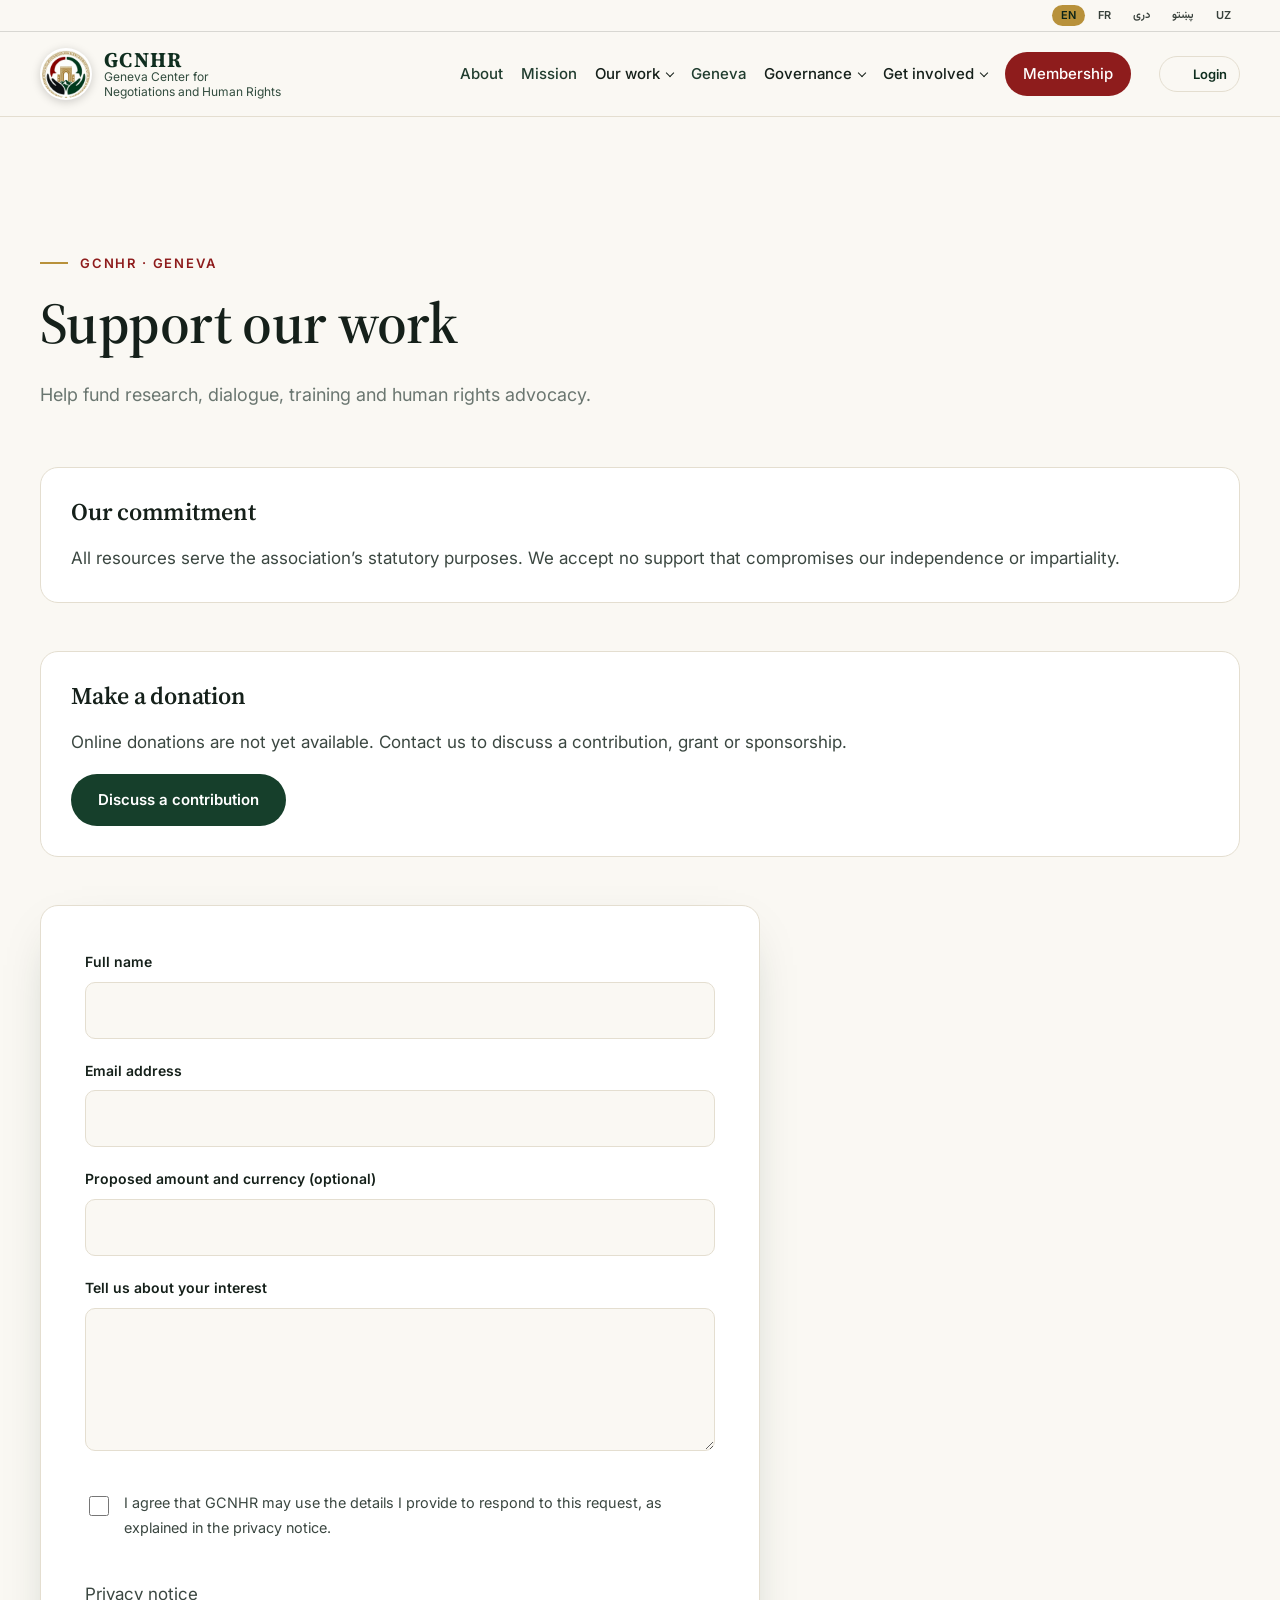
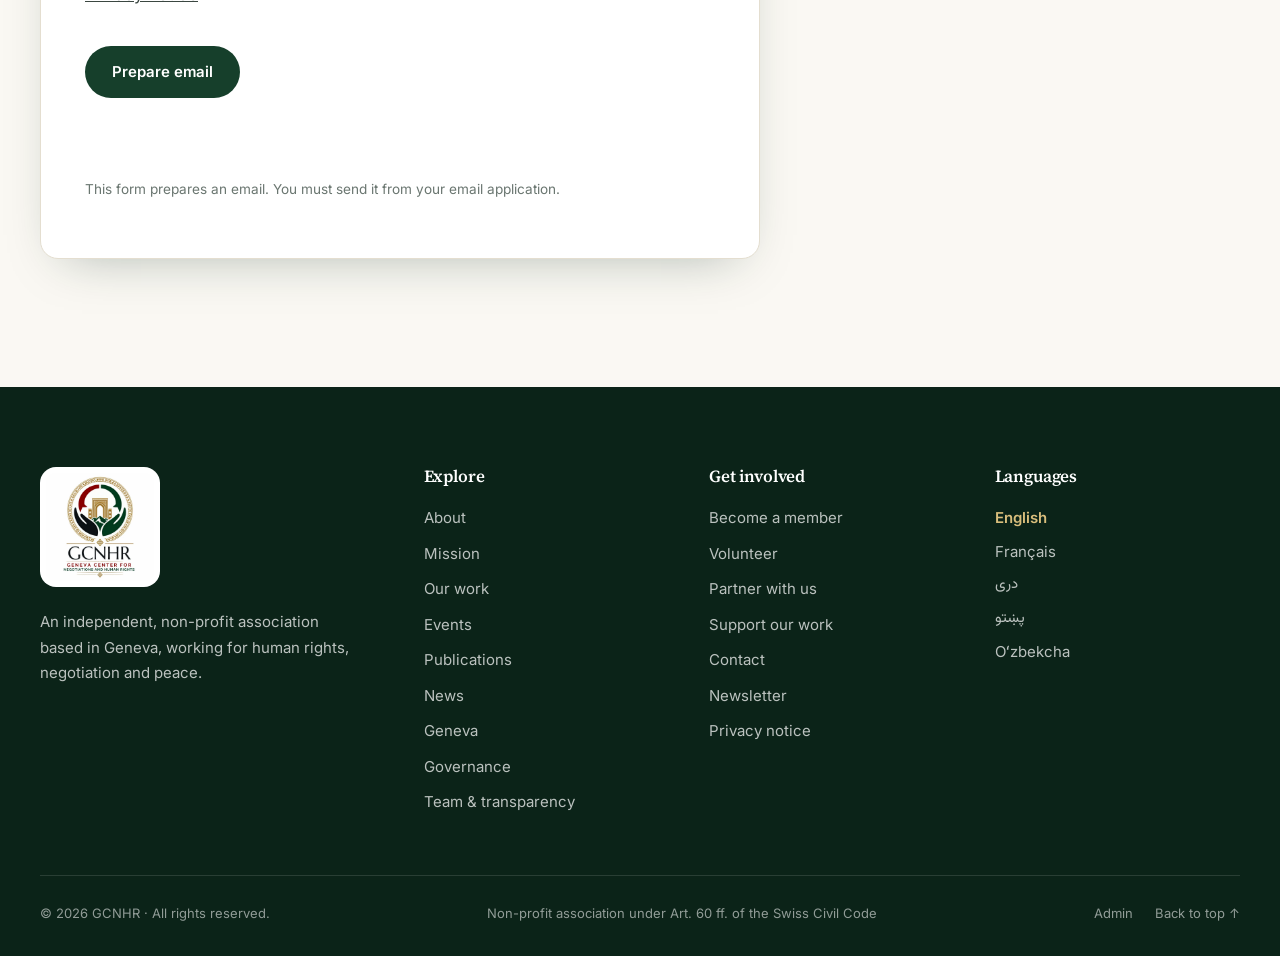
<file: donate.html>
<!doctype html>
<html lang="en" dir="ltr">
  <head>
    <meta charset="utf-8">
    <meta name="viewport" content="width=device-width, initial-scale=1">
    <meta name="theme-color" content="#0f2e1f">
    <meta name="description" content="The Geneva Center for Negotiations and Human Rights (GCNHR) is an independent, non-profit association in Geneva promoting human rights, negotiation, peace and social justice, with particular attention to the Afghan people.">
    <title>Donate | GCNHR</title>
    <link rel="icon" type="image/png" href="assets/img/favicon.png">
    <link rel="apple-touch-icon" href="assets/img/favicon.png">
    <meta property="og:title" content="Geneva Center for Negotiations and Human Rights">
    <meta property="og:description" content="Dialogue that protects dignity. Negotiation that builds peace.">
    <meta property="og:image" content="assets/img/logo.png">
    <link rel="preconnect" href="https://fonts.googleapis.com">
    <link rel="preconnect" href="https://fonts.gstatic.com" crossorigin>
    <link href="https://fonts.googleapis.com/css2?family=Inter:wght@400;500;600;700&family=Source+Serif+4:opsz,wght@8..60,500;8..60,600;8..60,700&family=Vazirmatn:wght@400;500;700;800&family=Noto+Sans+Arabic:wght@400;600;700&display=swap" rel="stylesheet">
    <link rel="preload" as="image" href="assets/img/hero-negotiation.webp">
    <link rel="stylesheet" href="styles.css">
    <script src="content/content.js" defer></script>
    <script src="app.js" defer></script>
    <script src="features.js" defer></script>
  </head>
  <body class="feature-page">
    <svg width="0" height="0" style="position:absolute" aria-hidden="true">
      <defs>
        <symbol id="i-women" viewBox="0 0 24 24"><circle cx="12" cy="8" r="4.5"/><path d="M12 12.5v8M8.5 17.5h7"/></symbol>
        <symbol id="i-dialogue" viewBox="0 0 24 24"><path d="M3.5 5.5h11v7h-6l-3.5 3v-3h-1.5z"/><path d="M14.5 9h6v7h-1.5v3l-3.5-3h-4.5v-3.5"/></symbol>
        <symbol id="i-research" viewBox="0 0 24 24"><circle cx="10.5" cy="10.5" r="6"/><path d="m15 15 5.5 5.5M8 10.5h5M10.5 8v5"/></symbol>
        <symbol id="i-peace" viewBox="0 0 24 24"><path d="M4 13c3-1 5.5-4 6-8 2 2 2.5 5 1.5 7.5 2.5-1.5 5.5-1.5 8.5 0-2.5 4-7 6.5-12 6.5H4z"/><path d="M4 19c4-3 7-5 9-9"/></symbol>
        <symbol id="i-child" viewBox="0 0 24 24"><path d="M4 6.5c3-1.5 5.5-1.5 8 0v13c-2.5-1.5-5-1.5-8 0zM12 6.5c2.5-1.5 5-1.5 8 0v13c-3-1.5-5.5-1.5-8 0"/></symbol>
        <symbol id="i-voice" viewBox="0 0 24 24"><path d="M4 9.5v5h3.5l5.5 4v-13l-5.5 4z"/><path d="M16 9a4 4 0 0 1 0 6M18.5 6.5a7.5 7.5 0 0 1 0 11"/></symbol>
        <symbol id="i-globe" viewBox="0 0 24 24"><circle cx="12" cy="12" r="8.5"/><path d="M3.5 12h17M12 3.5c2.5 2.5 3.5 5.5 3.5 8.5s-1 6-3.5 8.5c-2.5-2.5-3.5-5.5-3.5-8.5s1-6 3.5-8.5"/></symbol>
        <symbol id="i-network" viewBox="0 0 24 24"><circle cx="12" cy="5.5" r="2.5"/><circle cx="5" cy="17.5" r="2.5"/><circle cx="19" cy="17.5" r="2.5"/><path d="m10.8 7.7-4.6 7.6M13.2 7.7l4.6 7.6M7.5 17.5h9"/></symbol>
        <symbol id="i-table" viewBox="0 0 24 24"><ellipse cx="12" cy="12" rx="6" ry="3.5"/><circle cx="12" cy="4" r="1.6"/><circle cx="12" cy="20" r="1.6"/><circle cx="3" cy="12" r="1.6"/><circle cx="21" cy="12" r="1.6"/></symbol>
        <symbol id="i-doc" viewBox="0 0 24 24"><path d="M6 3.5h8l4 4v13H6z"/><path d="M14 3.5v4h4M9 12h6M9 15.5h6"/></symbol>
        <symbol id="i-megaphone" viewBox="0 0 24 24"><path d="M4 10v4h3l9 4.5v-13L7 10z"/><path d="M7 14l1.5 5.5h2.5L10 15.2M19 10v4"/></symbol>
        <symbol id="i-handshake" viewBox="0 0 24 24"><path d="m2.5 11 4-4.5 3.5 1.5 3-1.5 5 2 3.5 3"/><path d="m21.5 11.5-5.5 5.5c-.8.8-2 .8-2.8 0L7 11"/><path d="M10 8l-2.5 3c-.6.8.2 2 1.2 1.6L12 11l4.5 4M2.5 11l4.5 4.5"/></symbol>
        <symbol id="i-book" viewBox="0 0 24 24"><path d="M5 4.5h10.5a3 3 0 0 1 3 3v12H8a3 3 0 0 1-3-3z"/><path d="M5 16.5a3 3 0 0 1 3-3h10.5M9 8h6"/></symbol>
        <symbol id="i-cap" viewBox="0 0 24 24"><path d="m2.5 9 9.5-4.5L21.5 9 12 13.5z"/><path d="M6.5 11v5c3.5 2.5 7.5 2.5 11 0v-5M21.5 9v5"/></symbol>
        <symbol id="i-dove" viewBox="0 0 24 24"><path d="M3 18c5 0 9-2 11-6l6.5-5.5-4-.5c-1.5-1-3.5-.5-4.5 1L9 12C7 10 5.5 7 5.5 4 3 6 2.5 10 5 13z"/></symbol>
        <symbol id="i-shield" viewBox="0 0 24 24"><path d="M12 3 4.5 6v5.5c0 4.5 3 8 7.5 9.5 4.5-1.5 7.5-5 7.5-9.5V6z"/><path d="m9 12 2 2 4-4"/></symbol>
        <symbol id="i-scale" viewBox="0 0 24 24"><path d="M12 4v16M7 20h10M5 7h14M5 7l-3 6.5a3 3 0 0 0 6 0zM19 7l-3 6.5a3 3 0 0 0 6 0z"/></symbol>
        <symbol id="i-eye" viewBox="0 0 24 24"><path d="M2.5 12S6 5.5 12 5.5 21.5 12 21.5 12 18 18.5 12 18.5 2.5 12 2.5 12z"/><circle cx="12" cy="12" r="3"/></symbol>
        <symbol id="i-heart" viewBox="0 0 24 24"><path d="M12 20s-8-4.8-8-10.5A4.5 4.5 0 0 1 12 7a4.5 4.5 0 0 1 8 2.5C20 15.2 12 20 12 20z"/></symbol>
        <symbol id="i-users" viewBox="0 0 24 24"><circle cx="9" cy="8" r="3.5"/><path d="M2.5 20c0-3.5 3-6 6.5-6s6.5 2.5 6.5 6"/><circle cx="17" cy="9" r="2.5"/><path d="M16.5 14c3 0 5 2 5 5"/></symbol>
        <symbol id="i-pin" viewBox="0 0 24 24"><path d="M12 21s-7-6.2-7-11.5a7 7 0 0 1 14 0C19 14.8 12 21 12 21z"/><circle cx="12" cy="9.5" r="2.5"/></symbol>
        <symbol id="i-mail" viewBox="0 0 24 24"><rect x="3" y="5.5" width="18" height="13" rx="1.5"/><path d="m3.5 6.5 8.5 6.5 8.5-6.5"/></symbol>
        <symbol id="i-arrow" viewBox="0 0 24 24"><path d="M5 12h14M13 6l6 6-6 6"/></symbol>
        <symbol id="i-login" viewBox="0 0 24 24"><circle cx="12" cy="8" r="3.8"/><path d="M4.5 20.5c.8-4 3.8-6.5 7.5-6.5s6.7 2.5 7.5 6.5"/></symbol>
      </defs>
    </svg>

    <a class="skip-link" href="#main" data-i18n="skip">Skip to content</a>

    <header class="site-header" id="site-header">
      <div class="language-bar"><div class="container language-bar-inner"><div class="lang-switch" role="group" aria-label="Language">
          <button type="button" data-lang="en" lang="en">EN</button>
          <button type="button" data-lang="fr" lang="fr">FR</button>
          <button type="button" data-lang="fa" lang="fa-AF">دری</button>
          <button type="button" data-lang="ps" lang="ps">پښتو</button>
          <button type="button" data-lang="uz" lang="uz">UZ</button>
        </div></div></div>
      <div class="container header-inner">
        <a class="brand" href="index.html#top" aria-label="GCNHR">
          <img data-img="emblem" class="brand-emblem" src="assets/img/emblem.webp" width="56" height="56" alt="">
          <span class="brand-text">
            <strong>GCNHR</strong>
            <span data-i18n="brandName">Geneva Center for Negotiations and Human Rights</span>
          </span>
        </a>

        <nav class="primary-nav" id="primary-nav" aria-label="Main">
          <a href="index.html#about" data-i18n="navAbout">About</a>
          <a href="index.html#mission" data-i18n="navMission">Mission</a>
          <details class="nav-group"><summary><span data-i18n="navWork">Our work</span></summary><div class="nav-submenu"><a href="index.html#work" data-i18n="navWork">Our work</a><a href="events.html" data-i18n="featureNavEvents">Events</a><a href="publications.html" data-i18n="featureNavPublications">Publications</a><a href="news.html" data-i18n="featureNavNews">News</a></div></details>
          <a href="index.html#geneva" data-i18n="navGeneva">Geneva</a>
          <details class="nav-group"><summary><span data-i18n="navGovernance">Governance</span></summary><div class="nav-submenu"><a href="index.html#governance" data-i18n="navGovernance">Governance</a><a href="transparency.html" data-i18n="featureNavTransparency">Team & transparency</a></div></details>
          <details class="nav-group"><summary><span data-i18n="navInvolved">Get involved</span></summary><div class="nav-submenu"><a href="membership.html" data-i18n="featureNavMembership">Membership</a><a href="volunteer.html" data-i18n="featureNavVolunteer">Volunteer</a><a href="partnerships.html" data-i18n="featureNavPartnerships">Partnerships</a><a href="newsletter.html" data-i18n="featureNavNewsletter">Newsletter</a><a href="donate.html" data-i18n="featureNavDonate">Donate</a></div></details>
          <a class="nav-cta" href="membership.html" data-i18n="featureNavMembership">Membership</a>
          <a class="nav-login js-login" href="admin/"><svg class="icon"><use href="index.html#i-login"/></svg><span data-i18n="loginBtn">Login</span></a>
        </nav>



        <button class="login-btn js-login" type="button"><svg class="icon"><use href="index.html#i-login"/></svg><span data-i18n="loginBtn">Login</span></button>

        <button class="menu-toggle" type="button" aria-expanded="false" aria-controls="primary-nav">
          <span class="sr-only" data-i18n="menu">Menu</span>
          <span class="bar"></span><span class="bar"></span><span class="bar"></span>
        </button>
      </div>
    </header>

    <main id="main" class="feature-main"><section class="section"><div class="container"><div class="section-head"><p class="eyebrow">GCNHR · Geneva</p><h1><span data-i18n="featureSupportourworkTitle">Support our work</span></h1><p><span data-i18n="featureSupportourworkLead">Help fund research, dialogue, training and human rights advocacy.</span></p></div><article class="feature-card"><h2><span data-i18n="featureOurcommitment">Our commitment</span></h2><p><span data-i18n="featureOurcommitmentBody">All resources serve the association’s statutory purposes. We accept no support that compromises our independence or impartiality.</span></p></article><div class="feature-card feature-space"><h2><span data-i18n="featureDonation">Make a donation</span></h2><p data-donation-note><span data-i18n="featureDonationPending">Online donations are not yet available. Contact us to discuss a contribution, grant or sponsorship.</span></p><a class="btn btn-green" data-donate href="#contribution"><span data-i18n="featureContribution">Discuss a contribution</span></a></div><div id="contribution" class="feature-space"><form method="post" class="contact-form feature-form" data-kind="donation">
 <div class="field"><label for="a-name"><span data-i18n="featureFieldName">Full name</span></label><input id="a-name" name="name" type="text" required></div><div class="field"><label for="a-email"><span data-i18n="featureFieldEmail">Email address</span></label><input id="a-email" name="email" type="email" required autocomplete="email" dir="ltr"></div><div class="field"><label for="a-amount"><span data-i18n="featureFieldAmount">Proposed amount and currency (optional)</span></label><input id="a-amount" name="amount" type="text" ></div><div class="field"><label for="a-message"><span data-i18n="featureFieldMessage">Tell us about your interest</span></label><textarea id="a-message" name="message" rows="4" required></textarea></div>
 <label class="feature-consent"><input type="checkbox" name="consent" required> <span data-i18n="featureConsent">I agree that GCNHR may use the details I provide to respond to this request, as explained in the privacy notice.</span></label>
 <p><a href="privacy.html"><span data-i18n="featurePrivacy">Privacy notice</span></a></p>
 <button class="btn btn-green" type="submit" data-submit><span data-i18n="featurePrepare">Prepare email</span></button>
 <p class="form-note" data-status role="status" aria-live="polite"></p>
 <p class="feature-delivery" data-delivery></p></form></div></div></section></main>

    <footer class="site-footer">
      <div class="container footer-grid">
        <div class="footer-brand">
          <img data-img="logo" src="assets/img/logo.webp" width="140" height="140" alt="GCNHR logo" loading="lazy">
          <p data-i18n="footerTag">An independent, non-profit association based in Geneva, working for human rights, negotiation and peace.</p>
        </div>
        <nav class="footer-nav" aria-label="Footer">
          <h4 data-i18n="footerExplore">Explore</h4>
          <a href="index.html#about" data-i18n="navAbout">About</a>
          <a href="index.html#mission" data-i18n="navMission">Mission</a>
          <a href="index.html#work" data-i18n="navWork">Our work</a><a href="events.html" data-i18n="featureNavEvents">Events</a><a href="publications.html" data-i18n="featureNavPublications">Publications</a><a href="news.html" data-i18n="featureNavNews">News</a>
          <a href="index.html#geneva" data-i18n="navGeneva">Geneva</a>
          <a href="index.html#governance" data-i18n="navGovernance">Governance</a><a href="transparency.html" data-i18n="featureNavTransparency">Team & transparency</a>
        </nav>
        <div class="footer-nav">
          <h4 data-i18n="navInvolved">Get involved</h4>
          <a href="membership.html" data-i18n="inv1t">Become a member</a>
          <a href="volunteer.html" data-i18n="featureNavVolunteer">Volunteer</a><a href="partnerships.html" data-i18n="inv2t">Partner with us</a>
          <a href="donate.html" data-i18n="inv3t">Support our work</a>
          <a href="index.html#contact" data-i18n="contactEyebrow">Contact</a><a href="newsletter.html" data-i18n="featureNavNewsletter">Newsletter</a><a href="privacy.html" data-i18n="featurePrivacy">Privacy notice</a>
        </div>
        <div class="footer-nav">
          <h4 data-i18n="footerLang">Languages</h4>
          <div class="footer-langs">
            <button type="button" data-lang="en" lang="en">English</button>
            <button type="button" data-lang="fr" lang="fr">Français</button>
            <button type="button" data-lang="fa" lang="fa-AF">دری</button>
            <button type="button" data-lang="ps" lang="ps">پښتو</button>
            <button type="button" data-lang="uz" lang="uz">Oʻzbekcha</button>
          </div>
        </div>
      </div>
      <div class="container footer-bottom">
        <span>© <span id="year">2026</span> GCNHR · <span data-i18n="rights">All rights reserved.</span></span>
        <span data-i18n="footerLegal">Non-profit association under Art. 60 ff. of the Swiss Civil Code</span>
        <span class="footer-links"><a href="admin/" rel="nofollow" data-i18n="adminLink">Admin</a><a href="index.html#top" data-i18n="backTop">Back to top ↑</a></span>
      </div>
    </footer>
  </body>
</html>
</file>
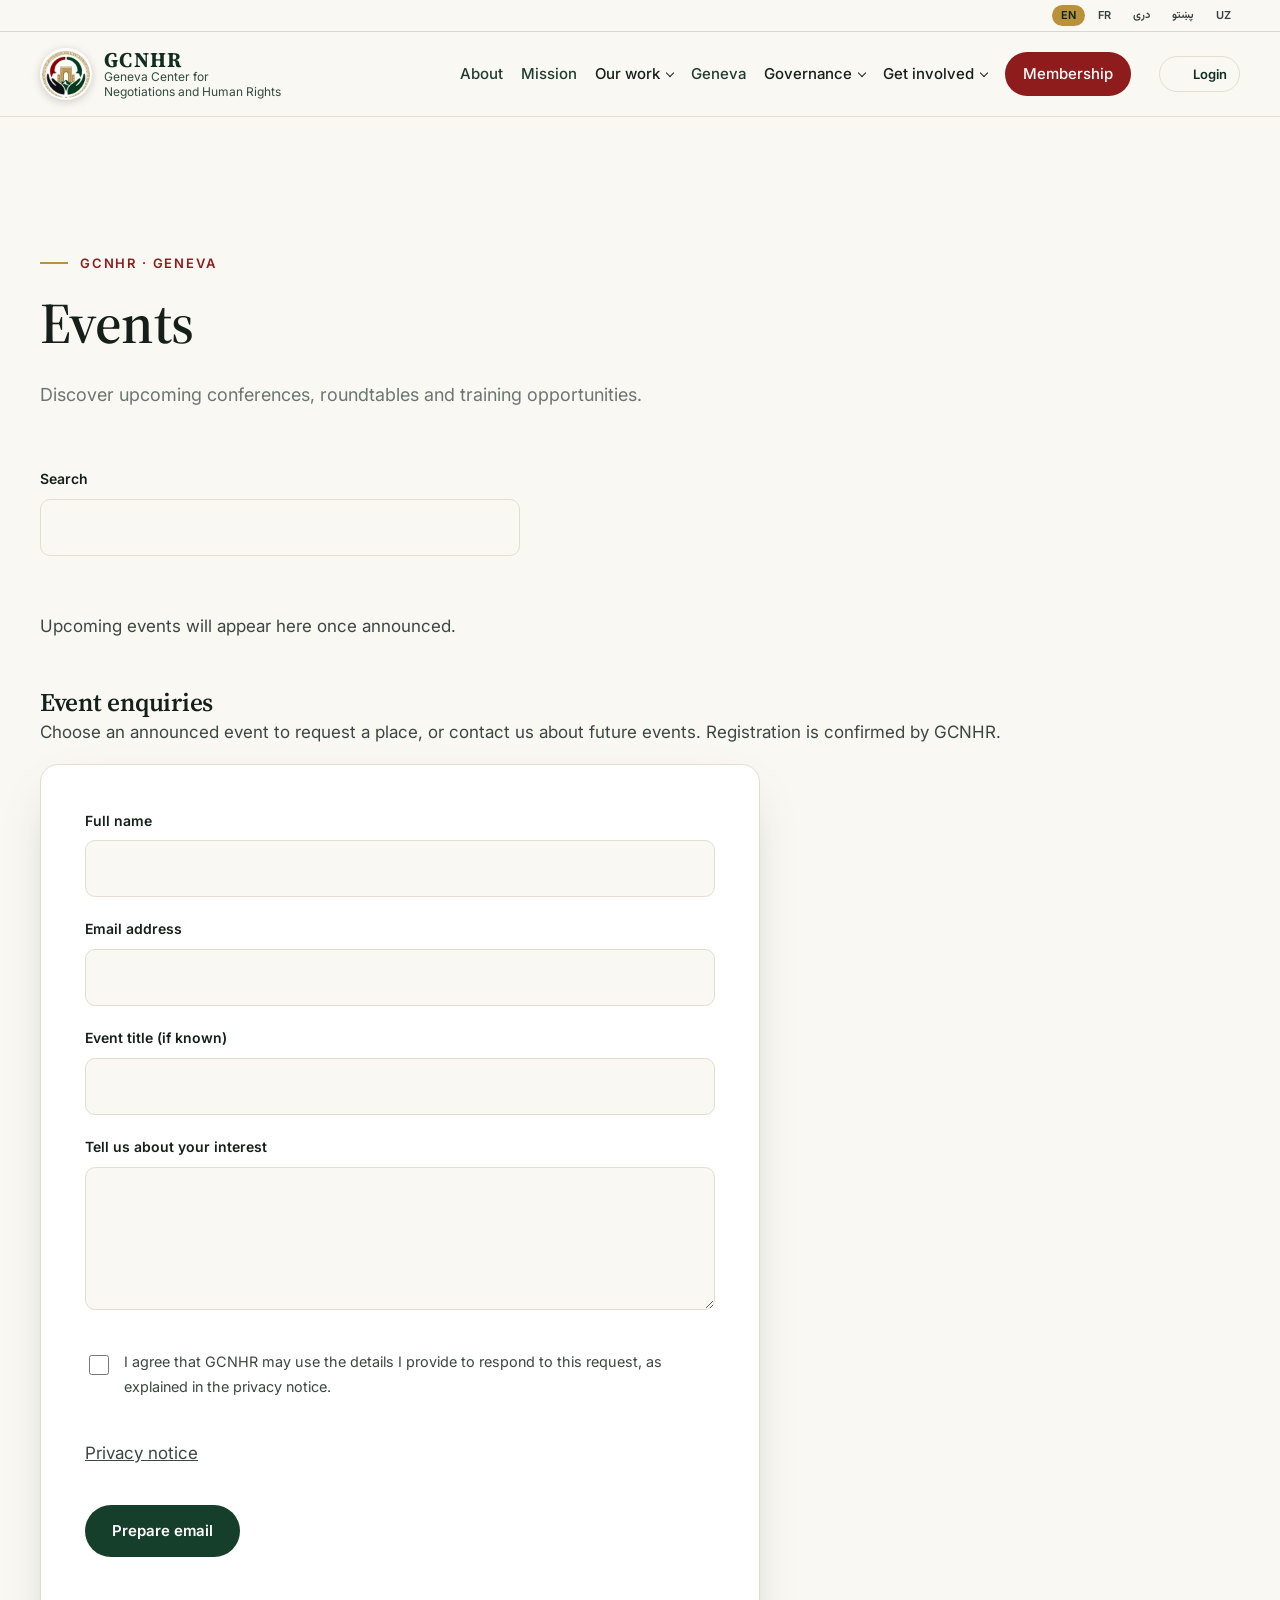
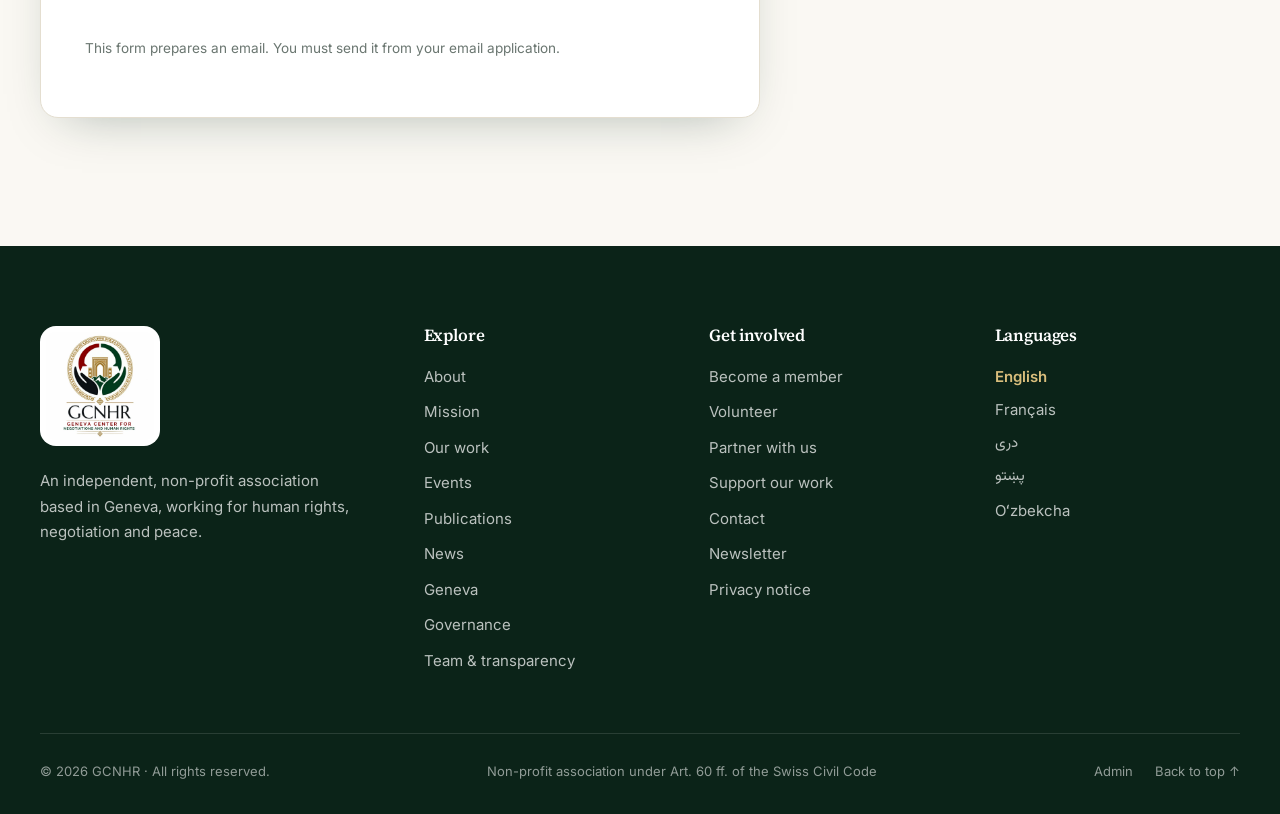
<file: events.html>
<!doctype html>
<html lang="en" dir="ltr">
  <head>
    <meta charset="utf-8">
    <meta name="viewport" content="width=device-width, initial-scale=1">
    <meta name="theme-color" content="#0f2e1f">
    <meta name="description" content="The Geneva Center for Negotiations and Human Rights (GCNHR) is an independent, non-profit association in Geneva promoting human rights, negotiation, peace and social justice, with particular attention to the Afghan people.">
    <title>Events | GCNHR</title>
    <link rel="icon" type="image/png" href="assets/img/favicon.png">
    <link rel="apple-touch-icon" href="assets/img/favicon.png">
    <meta property="og:title" content="Geneva Center for Negotiations and Human Rights">
    <meta property="og:description" content="Dialogue that protects dignity. Negotiation that builds peace.">
    <meta property="og:image" content="assets/img/logo.png">
    <link rel="preconnect" href="https://fonts.googleapis.com">
    <link rel="preconnect" href="https://fonts.gstatic.com" crossorigin>
    <link href="https://fonts.googleapis.com/css2?family=Inter:wght@400;500;600;700&family=Source+Serif+4:opsz,wght@8..60,500;8..60,600;8..60,700&family=Vazirmatn:wght@400;500;700;800&family=Noto+Sans+Arabic:wght@400;600;700&display=swap" rel="stylesheet">
    <link rel="preload" as="image" href="assets/img/hero-negotiation.webp">
    <link rel="stylesheet" href="styles.css">
    <script src="content/content.js" defer></script>
    <script src="app.js" defer></script>
    <script src="features.js" defer></script>
  </head>
  <body class="feature-page">
    <svg width="0" height="0" style="position:absolute" aria-hidden="true">
      <defs>
        <symbol id="i-women" viewBox="0 0 24 24"><circle cx="12" cy="8" r="4.5"/><path d="M12 12.5v8M8.5 17.5h7"/></symbol>
        <symbol id="i-dialogue" viewBox="0 0 24 24"><path d="M3.5 5.5h11v7h-6l-3.5 3v-3h-1.5z"/><path d="M14.5 9h6v7h-1.5v3l-3.5-3h-4.5v-3.5"/></symbol>
        <symbol id="i-research" viewBox="0 0 24 24"><circle cx="10.5" cy="10.5" r="6"/><path d="m15 15 5.5 5.5M8 10.5h5M10.5 8v5"/></symbol>
        <symbol id="i-peace" viewBox="0 0 24 24"><path d="M4 13c3-1 5.5-4 6-8 2 2 2.5 5 1.5 7.5 2.5-1.5 5.5-1.5 8.5 0-2.5 4-7 6.5-12 6.5H4z"/><path d="M4 19c4-3 7-5 9-9"/></symbol>
        <symbol id="i-child" viewBox="0 0 24 24"><path d="M4 6.5c3-1.5 5.5-1.5 8 0v13c-2.5-1.5-5-1.5-8 0zM12 6.5c2.5-1.5 5-1.5 8 0v13c-3-1.5-5.5-1.5-8 0"/></symbol>
        <symbol id="i-voice" viewBox="0 0 24 24"><path d="M4 9.5v5h3.5l5.5 4v-13l-5.5 4z"/><path d="M16 9a4 4 0 0 1 0 6M18.5 6.5a7.5 7.5 0 0 1 0 11"/></symbol>
        <symbol id="i-globe" viewBox="0 0 24 24"><circle cx="12" cy="12" r="8.5"/><path d="M3.5 12h17M12 3.5c2.5 2.5 3.5 5.5 3.5 8.5s-1 6-3.5 8.5c-2.5-2.5-3.5-5.5-3.5-8.5s1-6 3.5-8.5"/></symbol>
        <symbol id="i-network" viewBox="0 0 24 24"><circle cx="12" cy="5.5" r="2.5"/><circle cx="5" cy="17.5" r="2.5"/><circle cx="19" cy="17.5" r="2.5"/><path d="m10.8 7.7-4.6 7.6M13.2 7.7l4.6 7.6M7.5 17.5h9"/></symbol>
        <symbol id="i-table" viewBox="0 0 24 24"><ellipse cx="12" cy="12" rx="6" ry="3.5"/><circle cx="12" cy="4" r="1.6"/><circle cx="12" cy="20" r="1.6"/><circle cx="3" cy="12" r="1.6"/><circle cx="21" cy="12" r="1.6"/></symbol>
        <symbol id="i-doc" viewBox="0 0 24 24"><path d="M6 3.5h8l4 4v13H6z"/><path d="M14 3.5v4h4M9 12h6M9 15.5h6"/></symbol>
        <symbol id="i-megaphone" viewBox="0 0 24 24"><path d="M4 10v4h3l9 4.5v-13L7 10z"/><path d="M7 14l1.5 5.5h2.5L10 15.2M19 10v4"/></symbol>
        <symbol id="i-handshake" viewBox="0 0 24 24"><path d="m2.5 11 4-4.5 3.5 1.5 3-1.5 5 2 3.5 3"/><path d="m21.5 11.5-5.5 5.5c-.8.8-2 .8-2.8 0L7 11"/><path d="M10 8l-2.5 3c-.6.8.2 2 1.2 1.6L12 11l4.5 4M2.5 11l4.5 4.5"/></symbol>
        <symbol id="i-book" viewBox="0 0 24 24"><path d="M5 4.5h10.5a3 3 0 0 1 3 3v12H8a3 3 0 0 1-3-3z"/><path d="M5 16.5a3 3 0 0 1 3-3h10.5M9 8h6"/></symbol>
        <symbol id="i-cap" viewBox="0 0 24 24"><path d="m2.5 9 9.5-4.5L21.5 9 12 13.5z"/><path d="M6.5 11v5c3.5 2.5 7.5 2.5 11 0v-5M21.5 9v5"/></symbol>
        <symbol id="i-dove" viewBox="0 0 24 24"><path d="M3 18c5 0 9-2 11-6l6.5-5.5-4-.5c-1.5-1-3.5-.5-4.5 1L9 12C7 10 5.5 7 5.5 4 3 6 2.5 10 5 13z"/></symbol>
        <symbol id="i-shield" viewBox="0 0 24 24"><path d="M12 3 4.5 6v5.5c0 4.5 3 8 7.5 9.5 4.5-1.5 7.5-5 7.5-9.5V6z"/><path d="m9 12 2 2 4-4"/></symbol>
        <symbol id="i-scale" viewBox="0 0 24 24"><path d="M12 4v16M7 20h10M5 7h14M5 7l-3 6.5a3 3 0 0 0 6 0zM19 7l-3 6.5a3 3 0 0 0 6 0z"/></symbol>
        <symbol id="i-eye" viewBox="0 0 24 24"><path d="M2.5 12S6 5.5 12 5.5 21.5 12 21.5 12 18 18.5 12 18.5 2.5 12 2.5 12z"/><circle cx="12" cy="12" r="3"/></symbol>
        <symbol id="i-heart" viewBox="0 0 24 24"><path d="M12 20s-8-4.8-8-10.5A4.5 4.5 0 0 1 12 7a4.5 4.5 0 0 1 8 2.5C20 15.2 12 20 12 20z"/></symbol>
        <symbol id="i-users" viewBox="0 0 24 24"><circle cx="9" cy="8" r="3.5"/><path d="M2.5 20c0-3.5 3-6 6.5-6s6.5 2.5 6.5 6"/><circle cx="17" cy="9" r="2.5"/><path d="M16.5 14c3 0 5 2 5 5"/></symbol>
        <symbol id="i-pin" viewBox="0 0 24 24"><path d="M12 21s-7-6.2-7-11.5a7 7 0 0 1 14 0C19 14.8 12 21 12 21z"/><circle cx="12" cy="9.5" r="2.5"/></symbol>
        <symbol id="i-mail" viewBox="0 0 24 24"><rect x="3" y="5.5" width="18" height="13" rx="1.5"/><path d="m3.5 6.5 8.5 6.5 8.5-6.5"/></symbol>
        <symbol id="i-arrow" viewBox="0 0 24 24"><path d="M5 12h14M13 6l6 6-6 6"/></symbol>
        <symbol id="i-login" viewBox="0 0 24 24"><circle cx="12" cy="8" r="3.8"/><path d="M4.5 20.5c.8-4 3.8-6.5 7.5-6.5s6.7 2.5 7.5 6.5"/></symbol>
      </defs>
    </svg>

    <a class="skip-link" href="#main" data-i18n="skip">Skip to content</a>

    <header class="site-header" id="site-header">
      <div class="language-bar"><div class="container language-bar-inner"><div class="lang-switch" role="group" aria-label="Language">
          <button type="button" data-lang="en" lang="en">EN</button>
          <button type="button" data-lang="fr" lang="fr">FR</button>
          <button type="button" data-lang="fa" lang="fa-AF">دری</button>
          <button type="button" data-lang="ps" lang="ps">پښتو</button>
          <button type="button" data-lang="uz" lang="uz">UZ</button>
        </div></div></div>
      <div class="container header-inner">
        <a class="brand" href="index.html#top" aria-label="GCNHR">
          <img data-img="emblem" class="brand-emblem" src="assets/img/emblem.webp" width="56" height="56" alt="">
          <span class="brand-text">
            <strong>GCNHR</strong>
            <span data-i18n="brandName">Geneva Center for Negotiations and Human Rights</span>
          </span>
        </a>

        <nav class="primary-nav" id="primary-nav" aria-label="Main">
          <a href="index.html#about" data-i18n="navAbout">About</a>
          <a href="index.html#mission" data-i18n="navMission">Mission</a>
          <details class="nav-group"><summary><span data-i18n="navWork">Our work</span></summary><div class="nav-submenu"><a href="index.html#work" data-i18n="navWork">Our work</a><a href="events.html" data-i18n="featureNavEvents">Events</a><a href="publications.html" data-i18n="featureNavPublications">Publications</a><a href="news.html" data-i18n="featureNavNews">News</a></div></details>
          <a href="index.html#geneva" data-i18n="navGeneva">Geneva</a>
          <details class="nav-group"><summary><span data-i18n="navGovernance">Governance</span></summary><div class="nav-submenu"><a href="index.html#governance" data-i18n="navGovernance">Governance</a><a href="transparency.html" data-i18n="featureNavTransparency">Team & transparency</a></div></details>
          <details class="nav-group"><summary><span data-i18n="navInvolved">Get involved</span></summary><div class="nav-submenu"><a href="membership.html" data-i18n="featureNavMembership">Membership</a><a href="volunteer.html" data-i18n="featureNavVolunteer">Volunteer</a><a href="partnerships.html" data-i18n="featureNavPartnerships">Partnerships</a><a href="newsletter.html" data-i18n="featureNavNewsletter">Newsletter</a><a href="donate.html" data-i18n="featureNavDonate">Donate</a></div></details>
          <a class="nav-cta" href="membership.html" data-i18n="featureNavMembership">Membership</a>
          <a class="nav-login js-login" href="admin/"><svg class="icon"><use href="index.html#i-login"/></svg><span data-i18n="loginBtn">Login</span></a>
        </nav>



        <button class="login-btn js-login" type="button"><svg class="icon"><use href="index.html#i-login"/></svg><span data-i18n="loginBtn">Login</span></button>

        <button class="menu-toggle" type="button" aria-expanded="false" aria-controls="primary-nav">
          <span class="sr-only" data-i18n="menu">Menu</span>
          <span class="bar"></span><span class="bar"></span><span class="bar"></span>
        </button>
      </div>
    </header>

    <main id="main" class="feature-main"><section class="section"><div class="container"><div class="section-head"><p class="eyebrow">GCNHR · Geneva</p><h1><span data-i18n="featureEventsTitle">Events</span></h1><p><span data-i18n="featureEventsLead">Discover upcoming conferences, roundtables and training opportunities.</span></p></div><div class="field feature-search"><label for="feature-search"><span data-i18n="featureSearch">Search</span></label><input id="feature-search" type="search"></div><div class="feature-grid" data-collection="events"></div><p data-empty><span data-i18n="featureEmptyEvents">Upcoming events will appear here once announced.</span></p><div class="feature-space"><h2><span data-i18n="featureEventInterest">Event enquiries</span></h2><p><span data-i18n="featureEventHelp">Choose an announced event to request a place, or contact us about future events. Registration is confirmed by GCNHR.</span></p><form method="post" class="contact-form feature-form" data-kind="event">
 <div class="field"><label for="a-name"><span data-i18n="featureFieldName">Full name</span></label><input id="a-name" name="name" type="text" required></div><div class="field"><label for="a-email"><span data-i18n="featureFieldEmail">Email address</span></label><input id="a-email" name="email" type="email" required autocomplete="email" dir="ltr"></div><div class="field"><label for="a-event"><span data-i18n="featureFieldEvent">Event title (if known)</span></label><input id="a-event" name="event" type="text" ></div><div class="field"><label for="a-message"><span data-i18n="featureFieldMessage">Tell us about your interest</span></label><textarea id="a-message" name="message" rows="4" required></textarea></div>
 <label class="feature-consent"><input type="checkbox" name="consent" required> <span data-i18n="featureConsent">I agree that GCNHR may use the details I provide to respond to this request, as explained in the privacy notice.</span></label>
 <p><a href="privacy.html"><span data-i18n="featurePrivacy">Privacy notice</span></a></p>
 <button class="btn btn-green" type="submit" data-submit><span data-i18n="featurePrepare">Prepare email</span></button>
 <p class="form-note" data-status role="status" aria-live="polite"></p>
 <p class="feature-delivery" data-delivery></p></form></div></div></section></main>

    <footer class="site-footer">
      <div class="container footer-grid">
        <div class="footer-brand">
          <img data-img="logo" src="assets/img/logo.webp" width="140" height="140" alt="GCNHR logo" loading="lazy">
          <p data-i18n="footerTag">An independent, non-profit association based in Geneva, working for human rights, negotiation and peace.</p>
        </div>
        <nav class="footer-nav" aria-label="Footer">
          <h4 data-i18n="footerExplore">Explore</h4>
          <a href="index.html#about" data-i18n="navAbout">About</a>
          <a href="index.html#mission" data-i18n="navMission">Mission</a>
          <a href="index.html#work" data-i18n="navWork">Our work</a><a href="events.html" data-i18n="featureNavEvents">Events</a><a href="publications.html" data-i18n="featureNavPublications">Publications</a><a href="news.html" data-i18n="featureNavNews">News</a>
          <a href="index.html#geneva" data-i18n="navGeneva">Geneva</a>
          <a href="index.html#governance" data-i18n="navGovernance">Governance</a><a href="transparency.html" data-i18n="featureNavTransparency">Team & transparency</a>
        </nav>
        <div class="footer-nav">
          <h4 data-i18n="navInvolved">Get involved</h4>
          <a href="membership.html" data-i18n="inv1t">Become a member</a>
          <a href="volunteer.html" data-i18n="featureNavVolunteer">Volunteer</a><a href="partnerships.html" data-i18n="inv2t">Partner with us</a>
          <a href="donate.html" data-i18n="inv3t">Support our work</a>
          <a href="index.html#contact" data-i18n="contactEyebrow">Contact</a><a href="newsletter.html" data-i18n="featureNavNewsletter">Newsletter</a><a href="privacy.html" data-i18n="featurePrivacy">Privacy notice</a>
        </div>
        <div class="footer-nav">
          <h4 data-i18n="footerLang">Languages</h4>
          <div class="footer-langs">
            <button type="button" data-lang="en" lang="en">English</button>
            <button type="button" data-lang="fr" lang="fr">Français</button>
            <button type="button" data-lang="fa" lang="fa-AF">دری</button>
            <button type="button" data-lang="ps" lang="ps">پښتو</button>
            <button type="button" data-lang="uz" lang="uz">Oʻzbekcha</button>
          </div>
        </div>
      </div>
      <div class="container footer-bottom">
        <span>© <span id="year">2026</span> GCNHR · <span data-i18n="rights">All rights reserved.</span></span>
        <span data-i18n="footerLegal">Non-profit association under Art. 60 ff. of the Swiss Civil Code</span>
        <span class="footer-links"><a href="admin/" rel="nofollow" data-i18n="adminLink">Admin</a><a href="index.html#top" data-i18n="backTop">Back to top ↑</a></span>
      </div>
    </footer>
  </body>
</html>
</file>
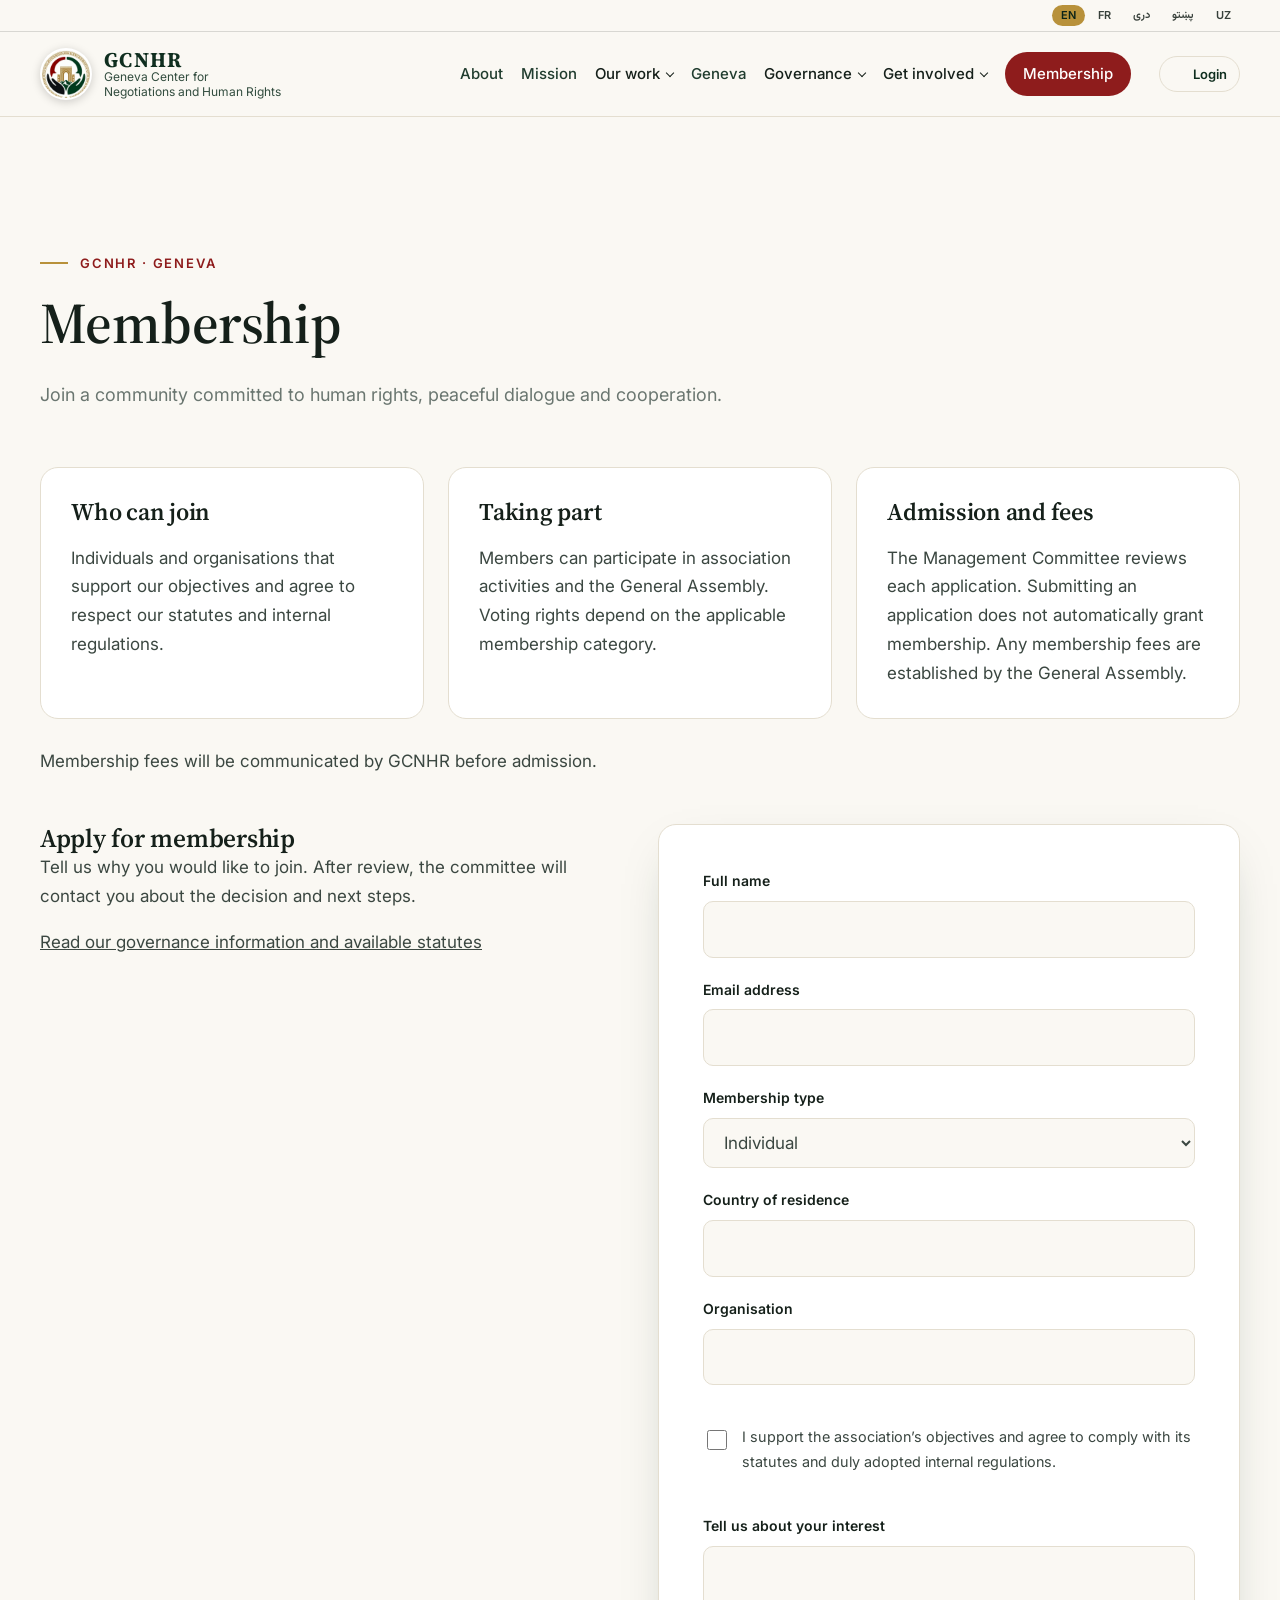
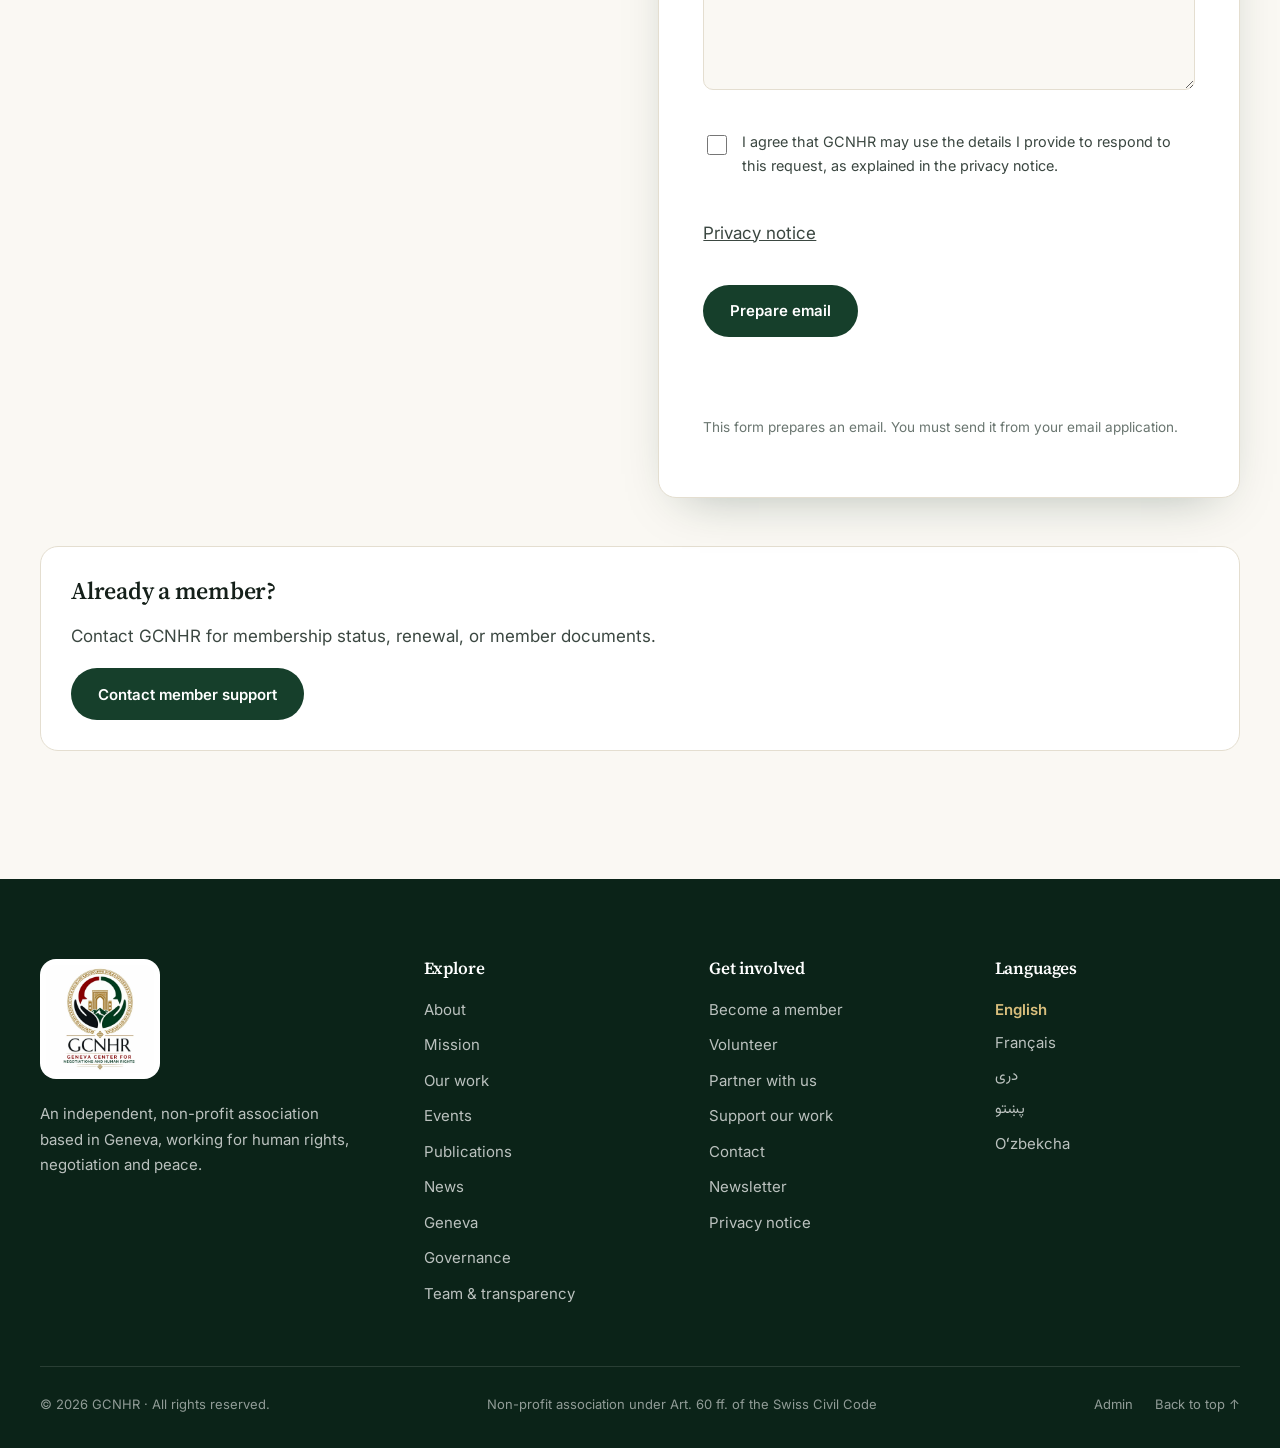
<file: membership.html>
<!doctype html>
<html lang="en" dir="ltr">
  <head>
    <meta charset="utf-8">
    <meta name="viewport" content="width=device-width, initial-scale=1">
    <meta name="theme-color" content="#0f2e1f">
    <meta name="description" content="The Geneva Center for Negotiations and Human Rights (GCNHR) is an independent, non-profit association in Geneva promoting human rights, negotiation, peace and social justice, with particular attention to the Afghan people.">
    <title>Membership | GCNHR</title>
    <link rel="icon" type="image/png" href="assets/img/favicon.png">
    <link rel="apple-touch-icon" href="assets/img/favicon.png">
    <meta property="og:title" content="Geneva Center for Negotiations and Human Rights">
    <meta property="og:description" content="Dialogue that protects dignity. Negotiation that builds peace.">
    <meta property="og:image" content="assets/img/logo.png">
    <link rel="preconnect" href="https://fonts.googleapis.com">
    <link rel="preconnect" href="https://fonts.gstatic.com" crossorigin>
    <link href="https://fonts.googleapis.com/css2?family=Inter:wght@400;500;600;700&family=Source+Serif+4:opsz,wght@8..60,500;8..60,600;8..60,700&family=Vazirmatn:wght@400;500;700;800&family=Noto+Sans+Arabic:wght@400;600;700&display=swap" rel="stylesheet">
    <link rel="preload" as="image" href="assets/img/hero-negotiation.webp">
    <link rel="stylesheet" href="styles.css">
    <script src="content/content.js" defer></script>
    <script src="app.js" defer></script>
    <script src="features.js" defer></script>
  </head>
  <body class="feature-page">
    <svg width="0" height="0" style="position:absolute" aria-hidden="true">
      <defs>
        <symbol id="i-women" viewBox="0 0 24 24"><circle cx="12" cy="8" r="4.5"/><path d="M12 12.5v8M8.5 17.5h7"/></symbol>
        <symbol id="i-dialogue" viewBox="0 0 24 24"><path d="M3.5 5.5h11v7h-6l-3.5 3v-3h-1.5z"/><path d="M14.5 9h6v7h-1.5v3l-3.5-3h-4.5v-3.5"/></symbol>
        <symbol id="i-research" viewBox="0 0 24 24"><circle cx="10.5" cy="10.5" r="6"/><path d="m15 15 5.5 5.5M8 10.5h5M10.5 8v5"/></symbol>
        <symbol id="i-peace" viewBox="0 0 24 24"><path d="M4 13c3-1 5.5-4 6-8 2 2 2.5 5 1.5 7.5 2.5-1.5 5.5-1.5 8.5 0-2.5 4-7 6.5-12 6.5H4z"/><path d="M4 19c4-3 7-5 9-9"/></symbol>
        <symbol id="i-child" viewBox="0 0 24 24"><path d="M4 6.5c3-1.5 5.5-1.5 8 0v13c-2.5-1.5-5-1.5-8 0zM12 6.5c2.5-1.5 5-1.5 8 0v13c-3-1.5-5.5-1.5-8 0"/></symbol>
        <symbol id="i-voice" viewBox="0 0 24 24"><path d="M4 9.5v5h3.5l5.5 4v-13l-5.5 4z"/><path d="M16 9a4 4 0 0 1 0 6M18.5 6.5a7.5 7.5 0 0 1 0 11"/></symbol>
        <symbol id="i-globe" viewBox="0 0 24 24"><circle cx="12" cy="12" r="8.5"/><path d="M3.5 12h17M12 3.5c2.5 2.5 3.5 5.5 3.5 8.5s-1 6-3.5 8.5c-2.5-2.5-3.5-5.5-3.5-8.5s1-6 3.5-8.5"/></symbol>
        <symbol id="i-network" viewBox="0 0 24 24"><circle cx="12" cy="5.5" r="2.5"/><circle cx="5" cy="17.5" r="2.5"/><circle cx="19" cy="17.5" r="2.5"/><path d="m10.8 7.7-4.6 7.6M13.2 7.7l4.6 7.6M7.5 17.5h9"/></symbol>
        <symbol id="i-table" viewBox="0 0 24 24"><ellipse cx="12" cy="12" rx="6" ry="3.5"/><circle cx="12" cy="4" r="1.6"/><circle cx="12" cy="20" r="1.6"/><circle cx="3" cy="12" r="1.6"/><circle cx="21" cy="12" r="1.6"/></symbol>
        <symbol id="i-doc" viewBox="0 0 24 24"><path d="M6 3.5h8l4 4v13H6z"/><path d="M14 3.5v4h4M9 12h6M9 15.5h6"/></symbol>
        <symbol id="i-megaphone" viewBox="0 0 24 24"><path d="M4 10v4h3l9 4.5v-13L7 10z"/><path d="M7 14l1.5 5.5h2.5L10 15.2M19 10v4"/></symbol>
        <symbol id="i-handshake" viewBox="0 0 24 24"><path d="m2.5 11 4-4.5 3.5 1.5 3-1.5 5 2 3.5 3"/><path d="m21.5 11.5-5.5 5.5c-.8.8-2 .8-2.8 0L7 11"/><path d="M10 8l-2.5 3c-.6.8.2 2 1.2 1.6L12 11l4.5 4M2.5 11l4.5 4.5"/></symbol>
        <symbol id="i-book" viewBox="0 0 24 24"><path d="M5 4.5h10.5a3 3 0 0 1 3 3v12H8a3 3 0 0 1-3-3z"/><path d="M5 16.5a3 3 0 0 1 3-3h10.5M9 8h6"/></symbol>
        <symbol id="i-cap" viewBox="0 0 24 24"><path d="m2.5 9 9.5-4.5L21.5 9 12 13.5z"/><path d="M6.5 11v5c3.5 2.5 7.5 2.5 11 0v-5M21.5 9v5"/></symbol>
        <symbol id="i-dove" viewBox="0 0 24 24"><path d="M3 18c5 0 9-2 11-6l6.5-5.5-4-.5c-1.5-1-3.5-.5-4.5 1L9 12C7 10 5.5 7 5.5 4 3 6 2.5 10 5 13z"/></symbol>
        <symbol id="i-shield" viewBox="0 0 24 24"><path d="M12 3 4.5 6v5.5c0 4.5 3 8 7.5 9.5 4.5-1.5 7.5-5 7.5-9.5V6z"/><path d="m9 12 2 2 4-4"/></symbol>
        <symbol id="i-scale" viewBox="0 0 24 24"><path d="M12 4v16M7 20h10M5 7h14M5 7l-3 6.5a3 3 0 0 0 6 0zM19 7l-3 6.5a3 3 0 0 0 6 0z"/></symbol>
        <symbol id="i-eye" viewBox="0 0 24 24"><path d="M2.5 12S6 5.5 12 5.5 21.5 12 21.5 12 18 18.5 12 18.5 2.5 12 2.5 12z"/><circle cx="12" cy="12" r="3"/></symbol>
        <symbol id="i-heart" viewBox="0 0 24 24"><path d="M12 20s-8-4.8-8-10.5A4.5 4.5 0 0 1 12 7a4.5 4.5 0 0 1 8 2.5C20 15.2 12 20 12 20z"/></symbol>
        <symbol id="i-users" viewBox="0 0 24 24"><circle cx="9" cy="8" r="3.5"/><path d="M2.5 20c0-3.5 3-6 6.5-6s6.5 2.5 6.5 6"/><circle cx="17" cy="9" r="2.5"/><path d="M16.5 14c3 0 5 2 5 5"/></symbol>
        <symbol id="i-pin" viewBox="0 0 24 24"><path d="M12 21s-7-6.2-7-11.5a7 7 0 0 1 14 0C19 14.8 12 21 12 21z"/><circle cx="12" cy="9.5" r="2.5"/></symbol>
        <symbol id="i-mail" viewBox="0 0 24 24"><rect x="3" y="5.5" width="18" height="13" rx="1.5"/><path d="m3.5 6.5 8.5 6.5 8.5-6.5"/></symbol>
        <symbol id="i-arrow" viewBox="0 0 24 24"><path d="M5 12h14M13 6l6 6-6 6"/></symbol>
        <symbol id="i-login" viewBox="0 0 24 24"><circle cx="12" cy="8" r="3.8"/><path d="M4.5 20.5c.8-4 3.8-6.5 7.5-6.5s6.7 2.5 7.5 6.5"/></symbol>
      </defs>
    </svg>

    <a class="skip-link" href="#main" data-i18n="skip">Skip to content</a>

    <header class="site-header" id="site-header">
      <div class="language-bar"><div class="container language-bar-inner"><div class="lang-switch" role="group" aria-label="Language">
          <button type="button" data-lang="en" lang="en">EN</button>
          <button type="button" data-lang="fr" lang="fr">FR</button>
          <button type="button" data-lang="fa" lang="fa-AF">دری</button>
          <button type="button" data-lang="ps" lang="ps">پښتو</button>
          <button type="button" data-lang="uz" lang="uz">UZ</button>
        </div></div></div>
      <div class="container header-inner">
        <a class="brand" href="index.html#top" aria-label="GCNHR">
          <img data-img="emblem" class="brand-emblem" src="assets/img/emblem.webp" width="56" height="56" alt="">
          <span class="brand-text">
            <strong>GCNHR</strong>
            <span data-i18n="brandName">Geneva Center for Negotiations and Human Rights</span>
          </span>
        </a>

        <nav class="primary-nav" id="primary-nav" aria-label="Main">
          <a href="index.html#about" data-i18n="navAbout">About</a>
          <a href="index.html#mission" data-i18n="navMission">Mission</a>
          <details class="nav-group"><summary><span data-i18n="navWork">Our work</span></summary><div class="nav-submenu"><a href="index.html#work" data-i18n="navWork">Our work</a><a href="events.html" data-i18n="featureNavEvents">Events</a><a href="publications.html" data-i18n="featureNavPublications">Publications</a><a href="news.html" data-i18n="featureNavNews">News</a></div></details>
          <a href="index.html#geneva" data-i18n="navGeneva">Geneva</a>
          <details class="nav-group"><summary><span data-i18n="navGovernance">Governance</span></summary><div class="nav-submenu"><a href="index.html#governance" data-i18n="navGovernance">Governance</a><a href="transparency.html" data-i18n="featureNavTransparency">Team & transparency</a></div></details>
          <details class="nav-group"><summary><span data-i18n="navInvolved">Get involved</span></summary><div class="nav-submenu"><a href="membership.html" data-i18n="featureNavMembership">Membership</a><a href="volunteer.html" data-i18n="featureNavVolunteer">Volunteer</a><a href="partnerships.html" data-i18n="featureNavPartnerships">Partnerships</a><a href="newsletter.html" data-i18n="featureNavNewsletter">Newsletter</a><a href="donate.html" data-i18n="featureNavDonate">Donate</a></div></details>
          <a class="nav-cta" href="membership.html" data-i18n="featureNavMembership">Membership</a>
          <a class="nav-login js-login" href="admin/"><svg class="icon"><use href="index.html#i-login"/></svg><span data-i18n="loginBtn">Login</span></a>
        </nav>



        <button class="login-btn js-login" type="button"><svg class="icon"><use href="index.html#i-login"/></svg><span data-i18n="loginBtn">Login</span></button>

        <button class="menu-toggle" type="button" aria-expanded="false" aria-controls="primary-nav">
          <span class="sr-only" data-i18n="menu">Menu</span>
          <span class="bar"></span><span class="bar"></span><span class="bar"></span>
        </button>
      </div>
    </header>

    <main id="main" class="feature-main"><section class="section"><div class="container"><div class="section-head"><p class="eyebrow">GCNHR · Geneva</p><h1><span data-i18n="featureMembershipTitle">Membership</span></h1><p><span data-i18n="featureMembershipLead">Join a community committed to human rights, peaceful dialogue and cooperation.</span></p></div><div class="feature-grid"><article class="feature-card"><h2><span data-i18n="featureWhocanjoin">Who can join</span></h2><p><span data-i18n="featureWhocanjoinBody">Individuals and organisations that support our objectives and agree to respect our statutes and internal regulations.</span></p></article><article class="feature-card"><h2><span data-i18n="featureTakingpart">Taking part</span></h2><p><span data-i18n="featureTakingpartBody">Members can participate in association activities and the General Assembly. Voting rights depend on the applicable membership category.</span></p></article><article class="feature-card"><h2><span data-i18n="featureAdmissionandfees">Admission and fees</span></h2><p><span data-i18n="featureAdmissionandfeesBody">The Management Committee reviews each application. Submitting an application does not automatically grant membership. Any membership fees are established by the General Assembly.</span></p></article></div><p data-fee></p>
 <div class="contact-grid feature-space"><div><h2><span data-i18n="featureApply">Apply for membership</span></h2><p><span data-i18n="featureApplyHelp">Tell us why you would like to join. After review, the committee will contact you about the decision and next steps.</span></p><p><a href="transparency.html"><span data-i18n="featureReadStatutes">Read our governance information and available statutes</span></a></p></div><form method="post" class="contact-form feature-form" data-kind="membership">
 <div class="field"><label for="a-name"><span data-i18n="featureFieldName">Full name</span></label><input id="a-name" name="name" type="text" required></div><div class="field"><label for="a-email"><span data-i18n="featureFieldEmail">Email address</span></label><input id="a-email" name="email" type="email" required autocomplete="email" dir="ltr"></div><div class="field"><label for="a-category"><span data-i18n="featureCategory">Membership type</span></label><select id="a-category" name="category"><option value="individual" data-i18n="featureIndividual">Individual</option><option value="institutional" data-i18n="featureInstitutional">Institutional</option></select></div><div class="field"><label for="a-country"><span data-i18n="featureFieldCountry">Country of residence</span></label><input id="a-country" name="country" type="text" required></div><div class="field"><label for="a-organisation"><span data-i18n="featureFieldOrganisation">Organisation (if applicable)</span></label><input id="a-organisation" name="organisation" type="text" ></div><label class="feature-consent"><input type="checkbox" name="statutesAgreement" required> <span data-i18n="featureStatutesAgreement">I support the association’s objectives and agree to comply with its statutes and duly adopted internal regulations.</span></label><div class="field"><label for="a-message"><span data-i18n="featureFieldMessage">Tell us about your interest</span></label><textarea id="a-message" name="message" rows="4" required></textarea></div>
 <label class="feature-consent"><input type="checkbox" name="consent" required> <span data-i18n="featureConsent">I agree that GCNHR may use the details I provide to respond to this request, as explained in the privacy notice.</span></label>
 <p><a href="privacy.html"><span data-i18n="featurePrivacy">Privacy notice</span></a></p>
 <button class="btn btn-green" type="submit" data-submit><span data-i18n="featurePrepare">Prepare email</span></button>
 <p class="form-note" data-status role="status" aria-live="polite"></p>
 <p class="feature-delivery" data-delivery></p></form></div>
 <div class="feature-card feature-space"><h2><span data-i18n="featureExistingMember">Already a member?</span></h2><p><span data-i18n="featurePortalHelp">Contact GCNHR for membership status, renewal, or member documents.</span></p><a class="btn btn-green" data-portal href="mailto:info@gcnhr.org"><span data-i18n="featureMemberSupport">Contact member support</span></a></div></div></section></main>

    <footer class="site-footer">
      <div class="container footer-grid">
        <div class="footer-brand">
          <img data-img="logo" src="assets/img/logo.webp" width="140" height="140" alt="GCNHR logo" loading="lazy">
          <p data-i18n="footerTag">An independent, non-profit association based in Geneva, working for human rights, negotiation and peace.</p>
        </div>
        <nav class="footer-nav" aria-label="Footer">
          <h4 data-i18n="footerExplore">Explore</h4>
          <a href="index.html#about" data-i18n="navAbout">About</a>
          <a href="index.html#mission" data-i18n="navMission">Mission</a>
          <a href="index.html#work" data-i18n="navWork">Our work</a><a href="events.html" data-i18n="featureNavEvents">Events</a><a href="publications.html" data-i18n="featureNavPublications">Publications</a><a href="news.html" data-i18n="featureNavNews">News</a>
          <a href="index.html#geneva" data-i18n="navGeneva">Geneva</a>
          <a href="index.html#governance" data-i18n="navGovernance">Governance</a><a href="transparency.html" data-i18n="featureNavTransparency">Team & transparency</a>
        </nav>
        <div class="footer-nav">
          <h4 data-i18n="navInvolved">Get involved</h4>
          <a href="membership.html" data-i18n="inv1t">Become a member</a>
          <a href="volunteer.html" data-i18n="featureNavVolunteer">Volunteer</a><a href="partnerships.html" data-i18n="inv2t">Partner with us</a>
          <a href="donate.html" data-i18n="inv3t">Support our work</a>
          <a href="index.html#contact" data-i18n="contactEyebrow">Contact</a><a href="newsletter.html" data-i18n="featureNavNewsletter">Newsletter</a><a href="privacy.html" data-i18n="featurePrivacy">Privacy notice</a>
        </div>
        <div class="footer-nav">
          <h4 data-i18n="footerLang">Languages</h4>
          <div class="footer-langs">
            <button type="button" data-lang="en" lang="en">English</button>
            <button type="button" data-lang="fr" lang="fr">Français</button>
            <button type="button" data-lang="fa" lang="fa-AF">دری</button>
            <button type="button" data-lang="ps" lang="ps">پښتو</button>
            <button type="button" data-lang="uz" lang="uz">Oʻzbekcha</button>
          </div>
        </div>
      </div>
      <div class="container footer-bottom">
        <span>© <span id="year">2026</span> GCNHR · <span data-i18n="rights">All rights reserved.</span></span>
        <span data-i18n="footerLegal">Non-profit association under Art. 60 ff. of the Swiss Civil Code</span>
        <span class="footer-links"><a href="admin/" rel="nofollow" data-i18n="adminLink">Admin</a><a href="index.html#top" data-i18n="backTop">Back to top ↑</a></span>
      </div>
    </footer>
  </body>
</html>
</file>
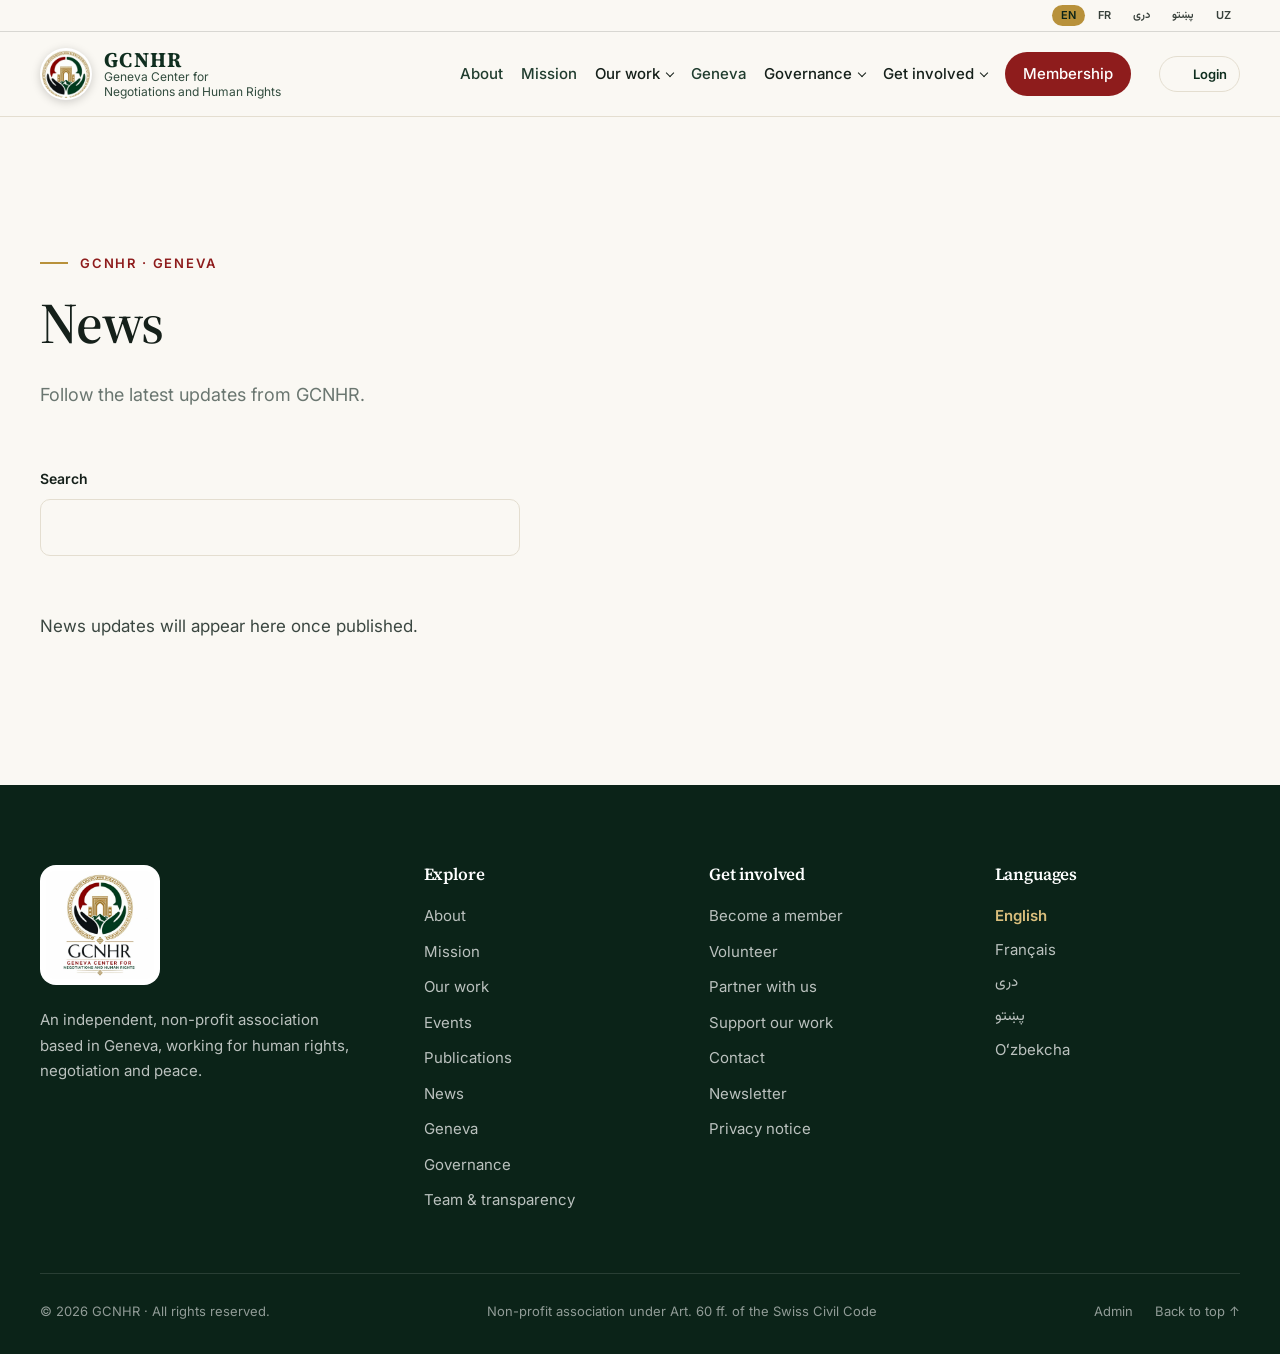
<file: news.html>
<!doctype html>
<html lang="en" dir="ltr">
  <head>
    <meta charset="utf-8">
    <meta name="viewport" content="width=device-width, initial-scale=1">
    <meta name="theme-color" content="#0f2e1f">
    <meta name="description" content="The Geneva Center for Negotiations and Human Rights (GCNHR) is an independent, non-profit association in Geneva promoting human rights, negotiation, peace and social justice, with particular attention to the Afghan people.">
    <title>News | GCNHR</title>
    <link rel="icon" type="image/png" href="assets/img/favicon.png">
    <link rel="apple-touch-icon" href="assets/img/favicon.png">
    <meta property="og:title" content="Geneva Center for Negotiations and Human Rights">
    <meta property="og:description" content="Dialogue that protects dignity. Negotiation that builds peace.">
    <meta property="og:image" content="assets/img/logo.png">
    <link rel="preconnect" href="https://fonts.googleapis.com">
    <link rel="preconnect" href="https://fonts.gstatic.com" crossorigin>
    <link href="https://fonts.googleapis.com/css2?family=Inter:wght@400;500;600;700&family=Source+Serif+4:opsz,wght@8..60,500;8..60,600;8..60,700&family=Vazirmatn:wght@400;500;700;800&family=Noto+Sans+Arabic:wght@400;600;700&display=swap" rel="stylesheet">
    <link rel="preload" as="image" href="assets/img/hero-negotiation.webp">
    <link rel="stylesheet" href="styles.css">
    <script src="content/content.js" defer></script>
    <script src="app.js" defer></script>
    <script src="features.js" defer></script>
  </head>
  <body class="feature-page">
    <svg width="0" height="0" style="position:absolute" aria-hidden="true">
      <defs>
        <symbol id="i-women" viewBox="0 0 24 24"><circle cx="12" cy="8" r="4.5"/><path d="M12 12.5v8M8.5 17.5h7"/></symbol>
        <symbol id="i-dialogue" viewBox="0 0 24 24"><path d="M3.5 5.5h11v7h-6l-3.5 3v-3h-1.5z"/><path d="M14.5 9h6v7h-1.5v3l-3.5-3h-4.5v-3.5"/></symbol>
        <symbol id="i-research" viewBox="0 0 24 24"><circle cx="10.5" cy="10.5" r="6"/><path d="m15 15 5.5 5.5M8 10.5h5M10.5 8v5"/></symbol>
        <symbol id="i-peace" viewBox="0 0 24 24"><path d="M4 13c3-1 5.5-4 6-8 2 2 2.5 5 1.5 7.5 2.5-1.5 5.5-1.5 8.5 0-2.5 4-7 6.5-12 6.5H4z"/><path d="M4 19c4-3 7-5 9-9"/></symbol>
        <symbol id="i-child" viewBox="0 0 24 24"><path d="M4 6.5c3-1.5 5.5-1.5 8 0v13c-2.5-1.5-5-1.5-8 0zM12 6.5c2.5-1.5 5-1.5 8 0v13c-3-1.5-5.5-1.5-8 0"/></symbol>
        <symbol id="i-voice" viewBox="0 0 24 24"><path d="M4 9.5v5h3.5l5.5 4v-13l-5.5 4z"/><path d="M16 9a4 4 0 0 1 0 6M18.5 6.5a7.5 7.5 0 0 1 0 11"/></symbol>
        <symbol id="i-globe" viewBox="0 0 24 24"><circle cx="12" cy="12" r="8.5"/><path d="M3.5 12h17M12 3.5c2.5 2.5 3.5 5.5 3.5 8.5s-1 6-3.5 8.5c-2.5-2.5-3.5-5.5-3.5-8.5s1-6 3.5-8.5"/></symbol>
        <symbol id="i-network" viewBox="0 0 24 24"><circle cx="12" cy="5.5" r="2.5"/><circle cx="5" cy="17.5" r="2.5"/><circle cx="19" cy="17.5" r="2.5"/><path d="m10.8 7.7-4.6 7.6M13.2 7.7l4.6 7.6M7.5 17.5h9"/></symbol>
        <symbol id="i-table" viewBox="0 0 24 24"><ellipse cx="12" cy="12" rx="6" ry="3.5"/><circle cx="12" cy="4" r="1.6"/><circle cx="12" cy="20" r="1.6"/><circle cx="3" cy="12" r="1.6"/><circle cx="21" cy="12" r="1.6"/></symbol>
        <symbol id="i-doc" viewBox="0 0 24 24"><path d="M6 3.5h8l4 4v13H6z"/><path d="M14 3.5v4h4M9 12h6M9 15.5h6"/></symbol>
        <symbol id="i-megaphone" viewBox="0 0 24 24"><path d="M4 10v4h3l9 4.5v-13L7 10z"/><path d="M7 14l1.5 5.5h2.5L10 15.2M19 10v4"/></symbol>
        <symbol id="i-handshake" viewBox="0 0 24 24"><path d="m2.5 11 4-4.5 3.5 1.5 3-1.5 5 2 3.5 3"/><path d="m21.5 11.5-5.5 5.5c-.8.8-2 .8-2.8 0L7 11"/><path d="M10 8l-2.5 3c-.6.8.2 2 1.2 1.6L12 11l4.5 4M2.5 11l4.5 4.5"/></symbol>
        <symbol id="i-book" viewBox="0 0 24 24"><path d="M5 4.5h10.5a3 3 0 0 1 3 3v12H8a3 3 0 0 1-3-3z"/><path d="M5 16.5a3 3 0 0 1 3-3h10.5M9 8h6"/></symbol>
        <symbol id="i-cap" viewBox="0 0 24 24"><path d="m2.5 9 9.5-4.5L21.5 9 12 13.5z"/><path d="M6.5 11v5c3.5 2.5 7.5 2.5 11 0v-5M21.5 9v5"/></symbol>
        <symbol id="i-dove" viewBox="0 0 24 24"><path d="M3 18c5 0 9-2 11-6l6.5-5.5-4-.5c-1.5-1-3.5-.5-4.5 1L9 12C7 10 5.5 7 5.5 4 3 6 2.5 10 5 13z"/></symbol>
        <symbol id="i-shield" viewBox="0 0 24 24"><path d="M12 3 4.5 6v5.5c0 4.5 3 8 7.5 9.5 4.5-1.5 7.5-5 7.5-9.5V6z"/><path d="m9 12 2 2 4-4"/></symbol>
        <symbol id="i-scale" viewBox="0 0 24 24"><path d="M12 4v16M7 20h10M5 7h14M5 7l-3 6.5a3 3 0 0 0 6 0zM19 7l-3 6.5a3 3 0 0 0 6 0z"/></symbol>
        <symbol id="i-eye" viewBox="0 0 24 24"><path d="M2.5 12S6 5.5 12 5.5 21.5 12 21.5 12 18 18.5 12 18.5 2.5 12 2.5 12z"/><circle cx="12" cy="12" r="3"/></symbol>
        <symbol id="i-heart" viewBox="0 0 24 24"><path d="M12 20s-8-4.8-8-10.5A4.5 4.5 0 0 1 12 7a4.5 4.5 0 0 1 8 2.5C20 15.2 12 20 12 20z"/></symbol>
        <symbol id="i-users" viewBox="0 0 24 24"><circle cx="9" cy="8" r="3.5"/><path d="M2.5 20c0-3.5 3-6 6.5-6s6.5 2.5 6.5 6"/><circle cx="17" cy="9" r="2.5"/><path d="M16.5 14c3 0 5 2 5 5"/></symbol>
        <symbol id="i-pin" viewBox="0 0 24 24"><path d="M12 21s-7-6.2-7-11.5a7 7 0 0 1 14 0C19 14.8 12 21 12 21z"/><circle cx="12" cy="9.5" r="2.5"/></symbol>
        <symbol id="i-mail" viewBox="0 0 24 24"><rect x="3" y="5.5" width="18" height="13" rx="1.5"/><path d="m3.5 6.5 8.5 6.5 8.5-6.5"/></symbol>
        <symbol id="i-arrow" viewBox="0 0 24 24"><path d="M5 12h14M13 6l6 6-6 6"/></symbol>
        <symbol id="i-login" viewBox="0 0 24 24"><circle cx="12" cy="8" r="3.8"/><path d="M4.5 20.5c.8-4 3.8-6.5 7.5-6.5s6.7 2.5 7.5 6.5"/></symbol>
      </defs>
    </svg>

    <a class="skip-link" href="#main" data-i18n="skip">Skip to content</a>

    <header class="site-header" id="site-header">
      <div class="language-bar"><div class="container language-bar-inner"><div class="lang-switch" role="group" aria-label="Language">
          <button type="button" data-lang="en" lang="en">EN</button>
          <button type="button" data-lang="fr" lang="fr">FR</button>
          <button type="button" data-lang="fa" lang="fa-AF">دری</button>
          <button type="button" data-lang="ps" lang="ps">پښتو</button>
          <button type="button" data-lang="uz" lang="uz">UZ</button>
        </div></div></div>
      <div class="container header-inner">
        <a class="brand" href="index.html#top" aria-label="GCNHR">
          <img data-img="emblem" class="brand-emblem" src="assets/img/emblem.webp" width="56" height="56" alt="">
          <span class="brand-text">
            <strong>GCNHR</strong>
            <span data-i18n="brandName">Geneva Center for Negotiations and Human Rights</span>
          </span>
        </a>

        <nav class="primary-nav" id="primary-nav" aria-label="Main">
          <a href="index.html#about" data-i18n="navAbout">About</a>
          <a href="index.html#mission" data-i18n="navMission">Mission</a>
          <details class="nav-group"><summary><span data-i18n="navWork">Our work</span></summary><div class="nav-submenu"><a href="index.html#work" data-i18n="navWork">Our work</a><a href="events.html" data-i18n="featureNavEvents">Events</a><a href="publications.html" data-i18n="featureNavPublications">Publications</a><a href="news.html" data-i18n="featureNavNews">News</a></div></details>
          <a href="index.html#geneva" data-i18n="navGeneva">Geneva</a>
          <details class="nav-group"><summary><span data-i18n="navGovernance">Governance</span></summary><div class="nav-submenu"><a href="index.html#governance" data-i18n="navGovernance">Governance</a><a href="transparency.html" data-i18n="featureNavTransparency">Team & transparency</a></div></details>
          <details class="nav-group"><summary><span data-i18n="navInvolved">Get involved</span></summary><div class="nav-submenu"><a href="membership.html" data-i18n="featureNavMembership">Membership</a><a href="volunteer.html" data-i18n="featureNavVolunteer">Volunteer</a><a href="partnerships.html" data-i18n="featureNavPartnerships">Partnerships</a><a href="newsletter.html" data-i18n="featureNavNewsletter">Newsletter</a><a href="donate.html" data-i18n="featureNavDonate">Donate</a></div></details>
          <a class="nav-cta" href="membership.html" data-i18n="featureNavMembership">Membership</a>
          <a class="nav-login js-login" href="admin/"><svg class="icon"><use href="index.html#i-login"/></svg><span data-i18n="loginBtn">Login</span></a>
        </nav>



        <button class="login-btn js-login" type="button"><svg class="icon"><use href="index.html#i-login"/></svg><span data-i18n="loginBtn">Login</span></button>

        <button class="menu-toggle" type="button" aria-expanded="false" aria-controls="primary-nav">
          <span class="sr-only" data-i18n="menu">Menu</span>
          <span class="bar"></span><span class="bar"></span><span class="bar"></span>
        </button>
      </div>
    </header>

    <main id="main" class="feature-main"><section class="section"><div class="container"><div class="section-head"><p class="eyebrow">GCNHR · Geneva</p><h1><span data-i18n="featureNewsTitle">News</span></h1><p><span data-i18n="featureNewsLead">Follow the latest updates from GCNHR.</span></p></div><div class="field feature-search"><label for="feature-search"><span data-i18n="featureSearch">Search</span></label><input id="feature-search" type="search"></div><div class="feature-grid" data-collection="news"></div><p data-empty><span data-i18n="featureEmptyNews">News updates will appear here once published.</span></p></div></section></main>

    <footer class="site-footer">
      <div class="container footer-grid">
        <div class="footer-brand">
          <img data-img="logo" src="assets/img/logo.webp" width="140" height="140" alt="GCNHR logo" loading="lazy">
          <p data-i18n="footerTag">An independent, non-profit association based in Geneva, working for human rights, negotiation and peace.</p>
        </div>
        <nav class="footer-nav" aria-label="Footer">
          <h4 data-i18n="footerExplore">Explore</h4>
          <a href="index.html#about" data-i18n="navAbout">About</a>
          <a href="index.html#mission" data-i18n="navMission">Mission</a>
          <a href="index.html#work" data-i18n="navWork">Our work</a><a href="events.html" data-i18n="featureNavEvents">Events</a><a href="publications.html" data-i18n="featureNavPublications">Publications</a><a href="news.html" data-i18n="featureNavNews">News</a>
          <a href="index.html#geneva" data-i18n="navGeneva">Geneva</a>
          <a href="index.html#governance" data-i18n="navGovernance">Governance</a><a href="transparency.html" data-i18n="featureNavTransparency">Team & transparency</a>
        </nav>
        <div class="footer-nav">
          <h4 data-i18n="navInvolved">Get involved</h4>
          <a href="membership.html" data-i18n="inv1t">Become a member</a>
          <a href="volunteer.html" data-i18n="featureNavVolunteer">Volunteer</a><a href="partnerships.html" data-i18n="inv2t">Partner with us</a>
          <a href="donate.html" data-i18n="inv3t">Support our work</a>
          <a href="index.html#contact" data-i18n="contactEyebrow">Contact</a><a href="newsletter.html" data-i18n="featureNavNewsletter">Newsletter</a><a href="privacy.html" data-i18n="featurePrivacy">Privacy notice</a>
        </div>
        <div class="footer-nav">
          <h4 data-i18n="footerLang">Languages</h4>
          <div class="footer-langs">
            <button type="button" data-lang="en" lang="en">English</button>
            <button type="button" data-lang="fr" lang="fr">Français</button>
            <button type="button" data-lang="fa" lang="fa-AF">دری</button>
            <button type="button" data-lang="ps" lang="ps">پښتو</button>
            <button type="button" data-lang="uz" lang="uz">Oʻzbekcha</button>
          </div>
        </div>
      </div>
      <div class="container footer-bottom">
        <span>© <span id="year">2026</span> GCNHR · <span data-i18n="rights">All rights reserved.</span></span>
        <span data-i18n="footerLegal">Non-profit association under Art. 60 ff. of the Swiss Civil Code</span>
        <span class="footer-links"><a href="admin/" rel="nofollow" data-i18n="adminLink">Admin</a><a href="index.html#top" data-i18n="backTop">Back to top ↑</a></span>
      </div>
    </footer>
  </body>
</html>
</file>
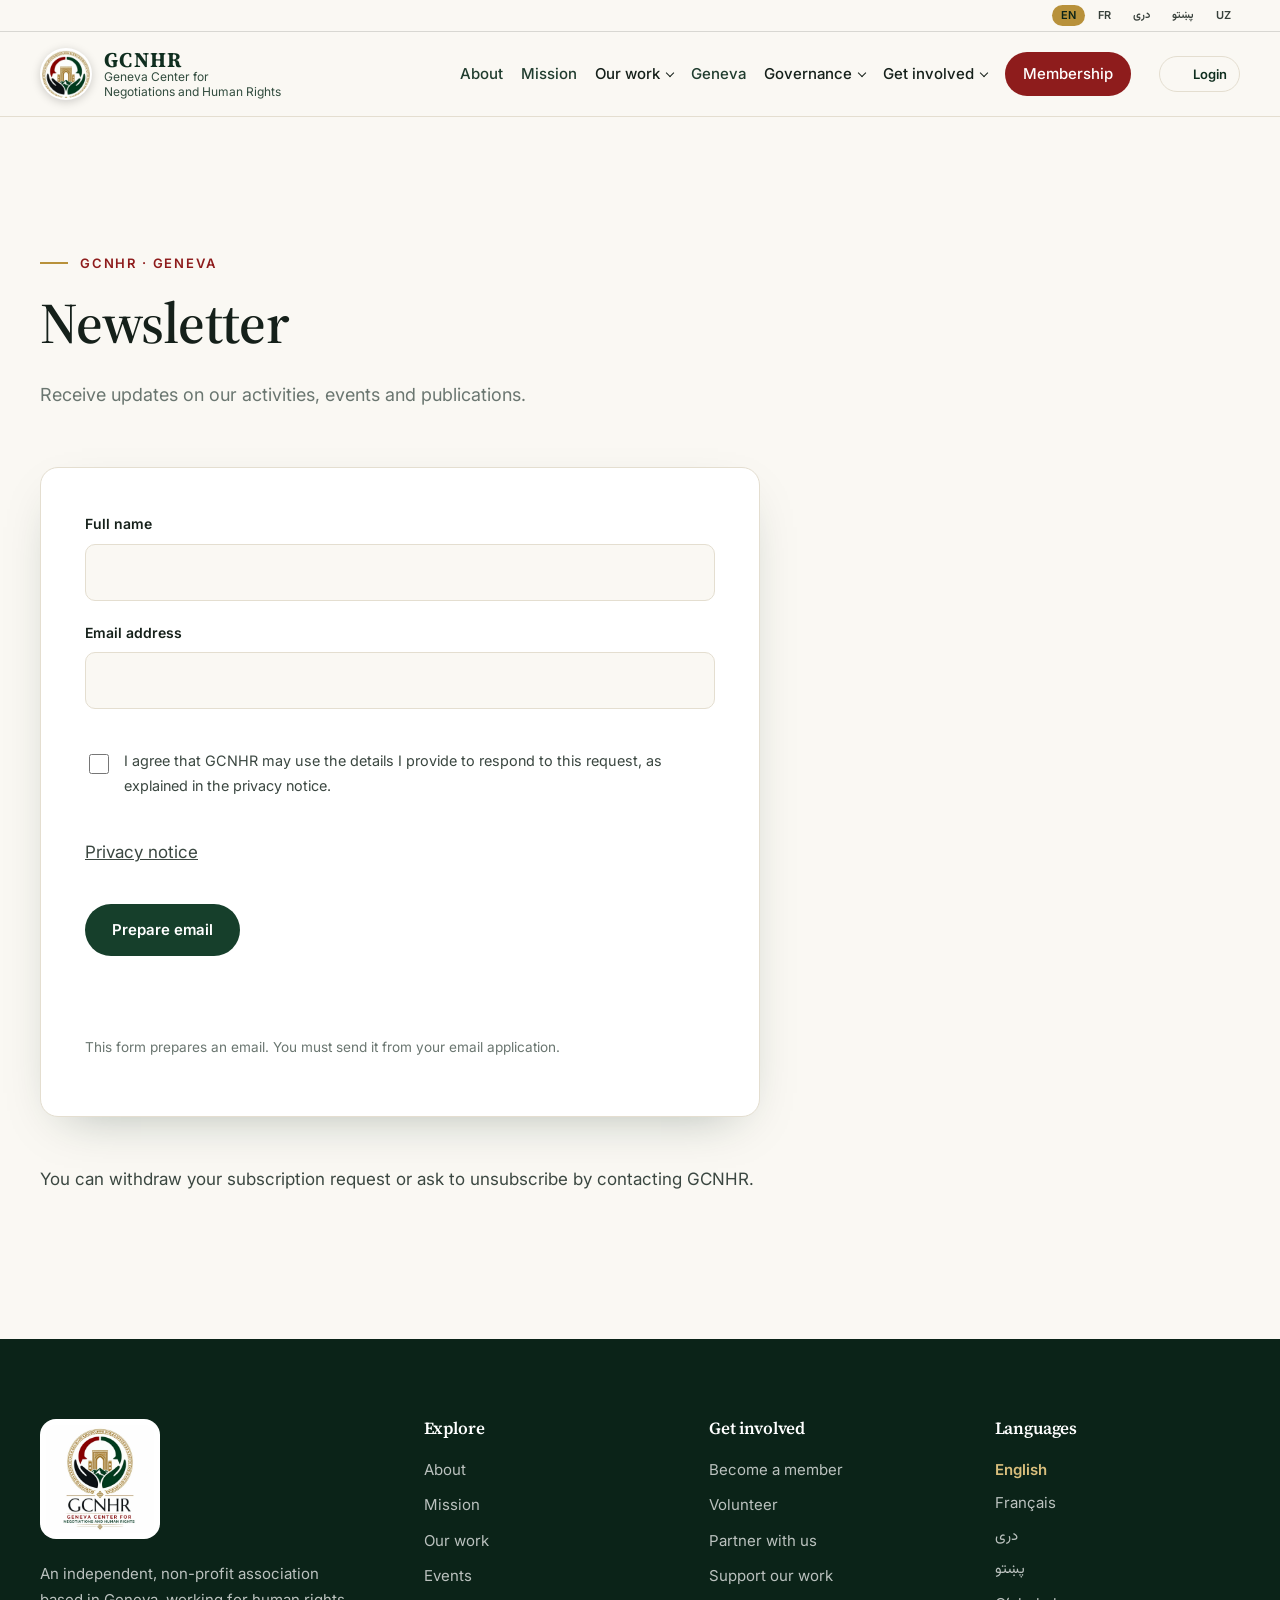
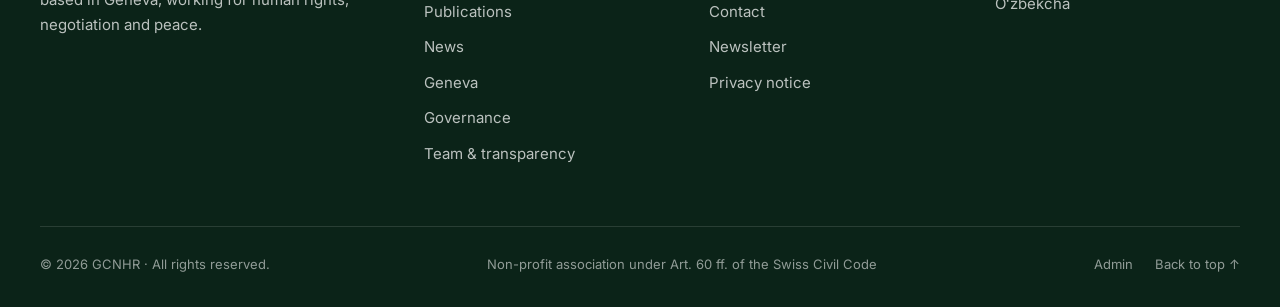
<file: newsletter.html>
<!doctype html>
<html lang="en" dir="ltr">
  <head>
    <meta charset="utf-8">
    <meta name="viewport" content="width=device-width, initial-scale=1">
    <meta name="theme-color" content="#0f2e1f">
    <meta name="description" content="The Geneva Center for Negotiations and Human Rights (GCNHR) is an independent, non-profit association in Geneva promoting human rights, negotiation, peace and social justice, with particular attention to the Afghan people.">
    <title>Newsletter | GCNHR</title>
    <link rel="icon" type="image/png" href="assets/img/favicon.png">
    <link rel="apple-touch-icon" href="assets/img/favicon.png">
    <meta property="og:title" content="Geneva Center for Negotiations and Human Rights">
    <meta property="og:description" content="Dialogue that protects dignity. Negotiation that builds peace.">
    <meta property="og:image" content="assets/img/logo.png">
    <link rel="preconnect" href="https://fonts.googleapis.com">
    <link rel="preconnect" href="https://fonts.gstatic.com" crossorigin>
    <link href="https://fonts.googleapis.com/css2?family=Inter:wght@400;500;600;700&family=Source+Serif+4:opsz,wght@8..60,500;8..60,600;8..60,700&family=Vazirmatn:wght@400;500;700;800&family=Noto+Sans+Arabic:wght@400;600;700&display=swap" rel="stylesheet">
    <link rel="preload" as="image" href="assets/img/hero-negotiation.webp">
    <link rel="stylesheet" href="styles.css">
    <script src="content/content.js" defer></script>
    <script src="app.js" defer></script>
    <script src="features.js" defer></script>
  </head>
  <body class="feature-page">
    <svg width="0" height="0" style="position:absolute" aria-hidden="true">
      <defs>
        <symbol id="i-women" viewBox="0 0 24 24"><circle cx="12" cy="8" r="4.5"/><path d="M12 12.5v8M8.5 17.5h7"/></symbol>
        <symbol id="i-dialogue" viewBox="0 0 24 24"><path d="M3.5 5.5h11v7h-6l-3.5 3v-3h-1.5z"/><path d="M14.5 9h6v7h-1.5v3l-3.5-3h-4.5v-3.5"/></symbol>
        <symbol id="i-research" viewBox="0 0 24 24"><circle cx="10.5" cy="10.5" r="6"/><path d="m15 15 5.5 5.5M8 10.5h5M10.5 8v5"/></symbol>
        <symbol id="i-peace" viewBox="0 0 24 24"><path d="M4 13c3-1 5.5-4 6-8 2 2 2.5 5 1.5 7.5 2.5-1.5 5.5-1.5 8.5 0-2.5 4-7 6.5-12 6.5H4z"/><path d="M4 19c4-3 7-5 9-9"/></symbol>
        <symbol id="i-child" viewBox="0 0 24 24"><path d="M4 6.5c3-1.5 5.5-1.5 8 0v13c-2.5-1.5-5-1.5-8 0zM12 6.5c2.5-1.5 5-1.5 8 0v13c-3-1.5-5.5-1.5-8 0"/></symbol>
        <symbol id="i-voice" viewBox="0 0 24 24"><path d="M4 9.5v5h3.5l5.5 4v-13l-5.5 4z"/><path d="M16 9a4 4 0 0 1 0 6M18.5 6.5a7.5 7.5 0 0 1 0 11"/></symbol>
        <symbol id="i-globe" viewBox="0 0 24 24"><circle cx="12" cy="12" r="8.5"/><path d="M3.5 12h17M12 3.5c2.5 2.5 3.5 5.5 3.5 8.5s-1 6-3.5 8.5c-2.5-2.5-3.5-5.5-3.5-8.5s1-6 3.5-8.5"/></symbol>
        <symbol id="i-network" viewBox="0 0 24 24"><circle cx="12" cy="5.5" r="2.5"/><circle cx="5" cy="17.5" r="2.5"/><circle cx="19" cy="17.5" r="2.5"/><path d="m10.8 7.7-4.6 7.6M13.2 7.7l4.6 7.6M7.5 17.5h9"/></symbol>
        <symbol id="i-table" viewBox="0 0 24 24"><ellipse cx="12" cy="12" rx="6" ry="3.5"/><circle cx="12" cy="4" r="1.6"/><circle cx="12" cy="20" r="1.6"/><circle cx="3" cy="12" r="1.6"/><circle cx="21" cy="12" r="1.6"/></symbol>
        <symbol id="i-doc" viewBox="0 0 24 24"><path d="M6 3.5h8l4 4v13H6z"/><path d="M14 3.5v4h4M9 12h6M9 15.5h6"/></symbol>
        <symbol id="i-megaphone" viewBox="0 0 24 24"><path d="M4 10v4h3l9 4.5v-13L7 10z"/><path d="M7 14l1.5 5.5h2.5L10 15.2M19 10v4"/></symbol>
        <symbol id="i-handshake" viewBox="0 0 24 24"><path d="m2.5 11 4-4.5 3.5 1.5 3-1.5 5 2 3.5 3"/><path d="m21.5 11.5-5.5 5.5c-.8.8-2 .8-2.8 0L7 11"/><path d="M10 8l-2.5 3c-.6.8.2 2 1.2 1.6L12 11l4.5 4M2.5 11l4.5 4.5"/></symbol>
        <symbol id="i-book" viewBox="0 0 24 24"><path d="M5 4.5h10.5a3 3 0 0 1 3 3v12H8a3 3 0 0 1-3-3z"/><path d="M5 16.5a3 3 0 0 1 3-3h10.5M9 8h6"/></symbol>
        <symbol id="i-cap" viewBox="0 0 24 24"><path d="m2.5 9 9.5-4.5L21.5 9 12 13.5z"/><path d="M6.5 11v5c3.5 2.5 7.5 2.5 11 0v-5M21.5 9v5"/></symbol>
        <symbol id="i-dove" viewBox="0 0 24 24"><path d="M3 18c5 0 9-2 11-6l6.5-5.5-4-.5c-1.5-1-3.5-.5-4.5 1L9 12C7 10 5.5 7 5.5 4 3 6 2.5 10 5 13z"/></symbol>
        <symbol id="i-shield" viewBox="0 0 24 24"><path d="M12 3 4.5 6v5.5c0 4.5 3 8 7.5 9.5 4.5-1.5 7.5-5 7.5-9.5V6z"/><path d="m9 12 2 2 4-4"/></symbol>
        <symbol id="i-scale" viewBox="0 0 24 24"><path d="M12 4v16M7 20h10M5 7h14M5 7l-3 6.5a3 3 0 0 0 6 0zM19 7l-3 6.5a3 3 0 0 0 6 0z"/></symbol>
        <symbol id="i-eye" viewBox="0 0 24 24"><path d="M2.5 12S6 5.5 12 5.5 21.5 12 21.5 12 18 18.5 12 18.5 2.5 12 2.5 12z"/><circle cx="12" cy="12" r="3"/></symbol>
        <symbol id="i-heart" viewBox="0 0 24 24"><path d="M12 20s-8-4.8-8-10.5A4.5 4.5 0 0 1 12 7a4.5 4.5 0 0 1 8 2.5C20 15.2 12 20 12 20z"/></symbol>
        <symbol id="i-users" viewBox="0 0 24 24"><circle cx="9" cy="8" r="3.5"/><path d="M2.5 20c0-3.5 3-6 6.5-6s6.5 2.5 6.5 6"/><circle cx="17" cy="9" r="2.5"/><path d="M16.5 14c3 0 5 2 5 5"/></symbol>
        <symbol id="i-pin" viewBox="0 0 24 24"><path d="M12 21s-7-6.2-7-11.5a7 7 0 0 1 14 0C19 14.8 12 21 12 21z"/><circle cx="12" cy="9.5" r="2.5"/></symbol>
        <symbol id="i-mail" viewBox="0 0 24 24"><rect x="3" y="5.5" width="18" height="13" rx="1.5"/><path d="m3.5 6.5 8.5 6.5 8.5-6.5"/></symbol>
        <symbol id="i-arrow" viewBox="0 0 24 24"><path d="M5 12h14M13 6l6 6-6 6"/></symbol>
        <symbol id="i-login" viewBox="0 0 24 24"><circle cx="12" cy="8" r="3.8"/><path d="M4.5 20.5c.8-4 3.8-6.5 7.5-6.5s6.7 2.5 7.5 6.5"/></symbol>
      </defs>
    </svg>

    <a class="skip-link" href="#main" data-i18n="skip">Skip to content</a>

    <header class="site-header" id="site-header">
      <div class="language-bar"><div class="container language-bar-inner"><div class="lang-switch" role="group" aria-label="Language">
          <button type="button" data-lang="en" lang="en">EN</button>
          <button type="button" data-lang="fr" lang="fr">FR</button>
          <button type="button" data-lang="fa" lang="fa-AF">دری</button>
          <button type="button" data-lang="ps" lang="ps">پښتو</button>
          <button type="button" data-lang="uz" lang="uz">UZ</button>
        </div></div></div>
      <div class="container header-inner">
        <a class="brand" href="index.html#top" aria-label="GCNHR">
          <img data-img="emblem" class="brand-emblem" src="assets/img/emblem.webp" width="56" height="56" alt="">
          <span class="brand-text">
            <strong>GCNHR</strong>
            <span data-i18n="brandName">Geneva Center for Negotiations and Human Rights</span>
          </span>
        </a>

        <nav class="primary-nav" id="primary-nav" aria-label="Main">
          <a href="index.html#about" data-i18n="navAbout">About</a>
          <a href="index.html#mission" data-i18n="navMission">Mission</a>
          <details class="nav-group"><summary><span data-i18n="navWork">Our work</span></summary><div class="nav-submenu"><a href="index.html#work" data-i18n="navWork">Our work</a><a href="events.html" data-i18n="featureNavEvents">Events</a><a href="publications.html" data-i18n="featureNavPublications">Publications</a><a href="news.html" data-i18n="featureNavNews">News</a></div></details>
          <a href="index.html#geneva" data-i18n="navGeneva">Geneva</a>
          <details class="nav-group"><summary><span data-i18n="navGovernance">Governance</span></summary><div class="nav-submenu"><a href="index.html#governance" data-i18n="navGovernance">Governance</a><a href="transparency.html" data-i18n="featureNavTransparency">Team & transparency</a></div></details>
          <details class="nav-group"><summary><span data-i18n="navInvolved">Get involved</span></summary><div class="nav-submenu"><a href="membership.html" data-i18n="featureNavMembership">Membership</a><a href="volunteer.html" data-i18n="featureNavVolunteer">Volunteer</a><a href="partnerships.html" data-i18n="featureNavPartnerships">Partnerships</a><a href="newsletter.html" data-i18n="featureNavNewsletter">Newsletter</a><a href="donate.html" data-i18n="featureNavDonate">Donate</a></div></details>
          <a class="nav-cta" href="membership.html" data-i18n="featureNavMembership">Membership</a>
          <a class="nav-login js-login" href="admin/"><svg class="icon"><use href="index.html#i-login"/></svg><span data-i18n="loginBtn">Login</span></a>
        </nav>



        <button class="login-btn js-login" type="button"><svg class="icon"><use href="index.html#i-login"/></svg><span data-i18n="loginBtn">Login</span></button>

        <button class="menu-toggle" type="button" aria-expanded="false" aria-controls="primary-nav">
          <span class="sr-only" data-i18n="menu">Menu</span>
          <span class="bar"></span><span class="bar"></span><span class="bar"></span>
        </button>
      </div>
    </header>

    <main id="main" class="feature-main"><section class="section"><div class="container"><div class="section-head"><p class="eyebrow">GCNHR · Geneva</p><h1><span data-i18n="featureNewsletterTitle">Newsletter</span></h1><p><span data-i18n="featureNewsletterLead">Receive updates on our activities, events and publications.</span></p></div><form method="post" class="contact-form feature-form" data-kind="newsletter">
 <div class="field"><label for="a-name"><span data-i18n="featureFieldName">Full name</span></label><input id="a-name" name="name" type="text" required></div><div class="field"><label for="a-email"><span data-i18n="featureFieldEmail">Email address</span></label><input id="a-email" name="email" type="email" required autocomplete="email" dir="ltr"></div>
 <label class="feature-consent"><input type="checkbox" name="consent" required> <span data-i18n="featureConsent">I agree that GCNHR may use the details I provide to respond to this request, as explained in the privacy notice.</span></label>
 <p><a href="privacy.html"><span data-i18n="featurePrivacy">Privacy notice</span></a></p>
 <button class="btn btn-green" type="submit" data-submit><span data-i18n="featurePrepare">Prepare email</span></button>
 <p class="form-note" data-status role="status" aria-live="polite"></p>
 <p class="feature-delivery" data-delivery></p></form><p class="feature-space"><span data-i18n="featureUnsubscribe">You can withdraw your subscription request or ask to unsubscribe by contacting GCNHR.</span></p></div></section></main>

    <footer class="site-footer">
      <div class="container footer-grid">
        <div class="footer-brand">
          <img data-img="logo" src="assets/img/logo.webp" width="140" height="140" alt="GCNHR logo" loading="lazy">
          <p data-i18n="footerTag">An independent, non-profit association based in Geneva, working for human rights, negotiation and peace.</p>
        </div>
        <nav class="footer-nav" aria-label="Footer">
          <h4 data-i18n="footerExplore">Explore</h4>
          <a href="index.html#about" data-i18n="navAbout">About</a>
          <a href="index.html#mission" data-i18n="navMission">Mission</a>
          <a href="index.html#work" data-i18n="navWork">Our work</a><a href="events.html" data-i18n="featureNavEvents">Events</a><a href="publications.html" data-i18n="featureNavPublications">Publications</a><a href="news.html" data-i18n="featureNavNews">News</a>
          <a href="index.html#geneva" data-i18n="navGeneva">Geneva</a>
          <a href="index.html#governance" data-i18n="navGovernance">Governance</a><a href="transparency.html" data-i18n="featureNavTransparency">Team & transparency</a>
        </nav>
        <div class="footer-nav">
          <h4 data-i18n="navInvolved">Get involved</h4>
          <a href="membership.html" data-i18n="inv1t">Become a member</a>
          <a href="volunteer.html" data-i18n="featureNavVolunteer">Volunteer</a><a href="partnerships.html" data-i18n="inv2t">Partner with us</a>
          <a href="donate.html" data-i18n="inv3t">Support our work</a>
          <a href="index.html#contact" data-i18n="contactEyebrow">Contact</a><a href="newsletter.html" data-i18n="featureNavNewsletter">Newsletter</a><a href="privacy.html" data-i18n="featurePrivacy">Privacy notice</a>
        </div>
        <div class="footer-nav">
          <h4 data-i18n="footerLang">Languages</h4>
          <div class="footer-langs">
            <button type="button" data-lang="en" lang="en">English</button>
            <button type="button" data-lang="fr" lang="fr">Français</button>
            <button type="button" data-lang="fa" lang="fa-AF">دری</button>
            <button type="button" data-lang="ps" lang="ps">پښتو</button>
            <button type="button" data-lang="uz" lang="uz">Oʻzbekcha</button>
          </div>
        </div>
      </div>
      <div class="container footer-bottom">
        <span>© <span id="year">2026</span> GCNHR · <span data-i18n="rights">All rights reserved.</span></span>
        <span data-i18n="footerLegal">Non-profit association under Art. 60 ff. of the Swiss Civil Code</span>
        <span class="footer-links"><a href="admin/" rel="nofollow" data-i18n="adminLink">Admin</a><a href="index.html#top" data-i18n="backTop">Back to top ↑</a></span>
      </div>
    </footer>
  </body>
</html>
</file>
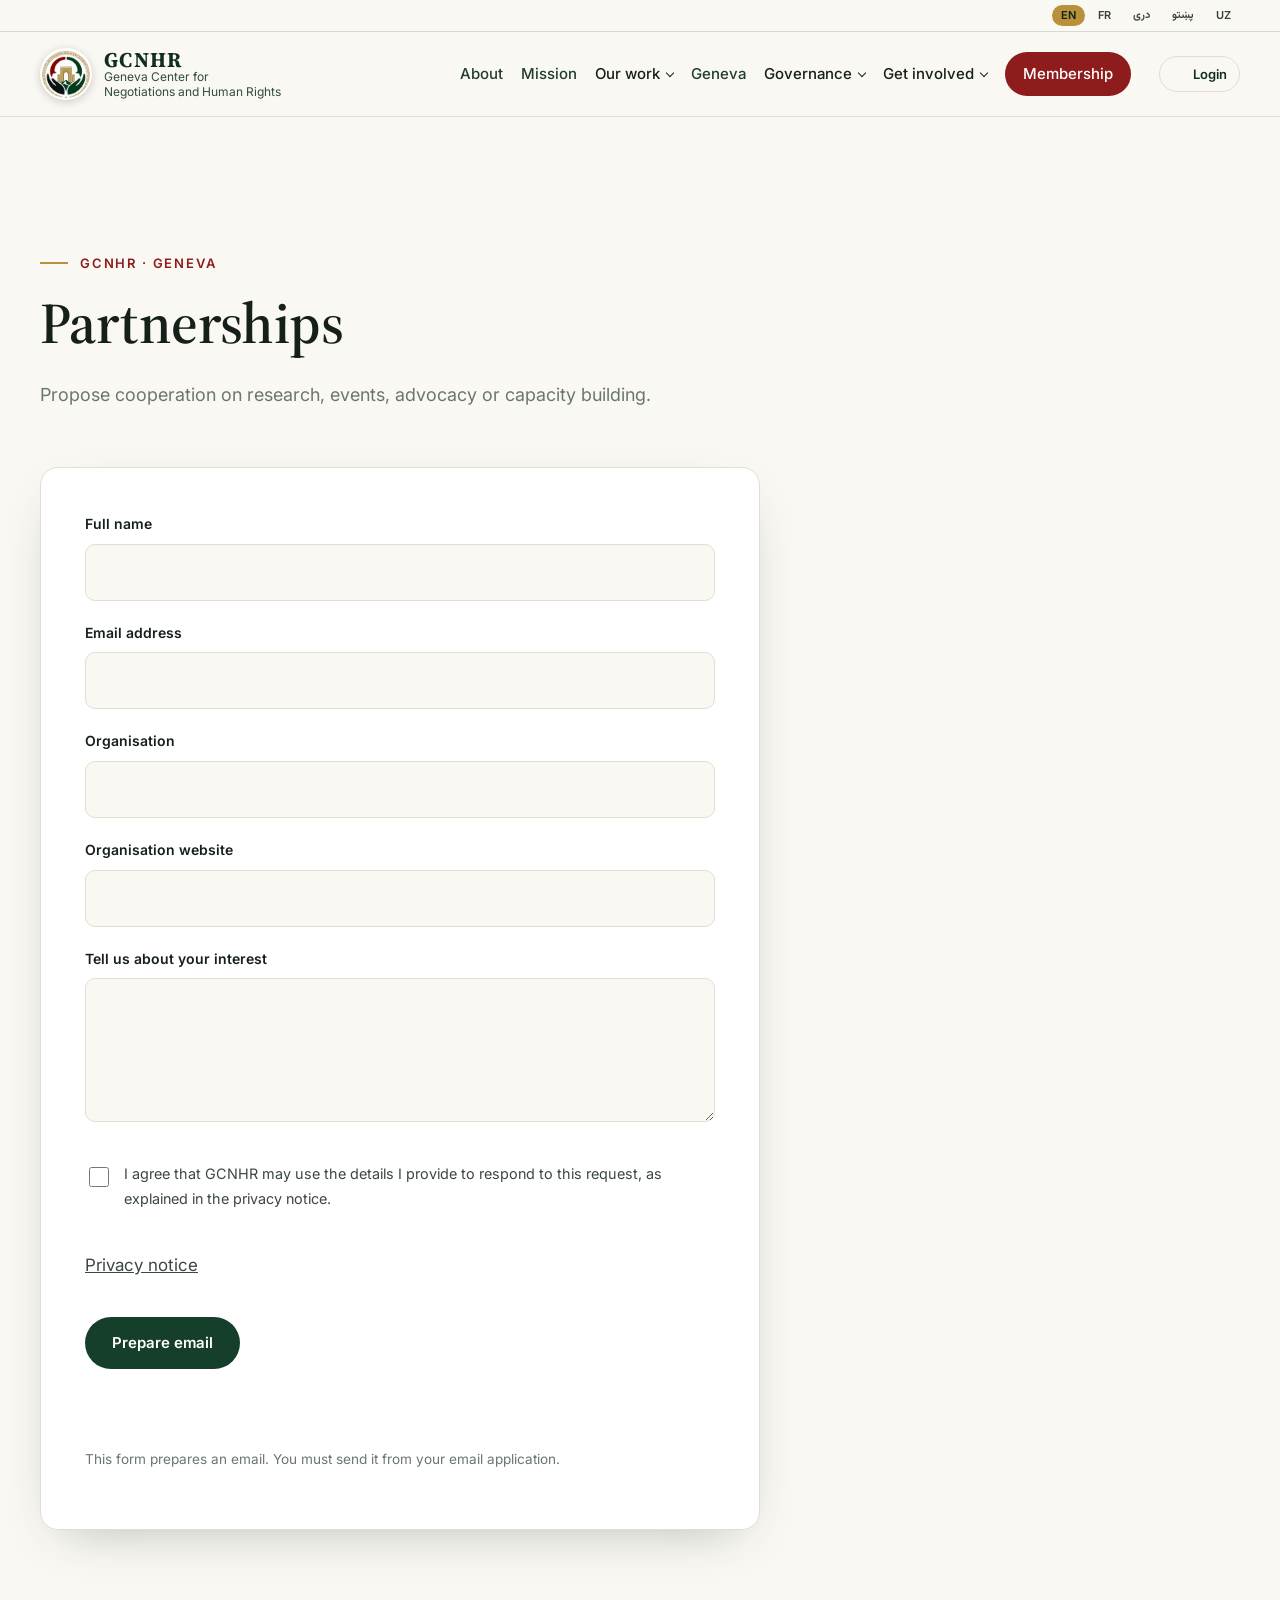
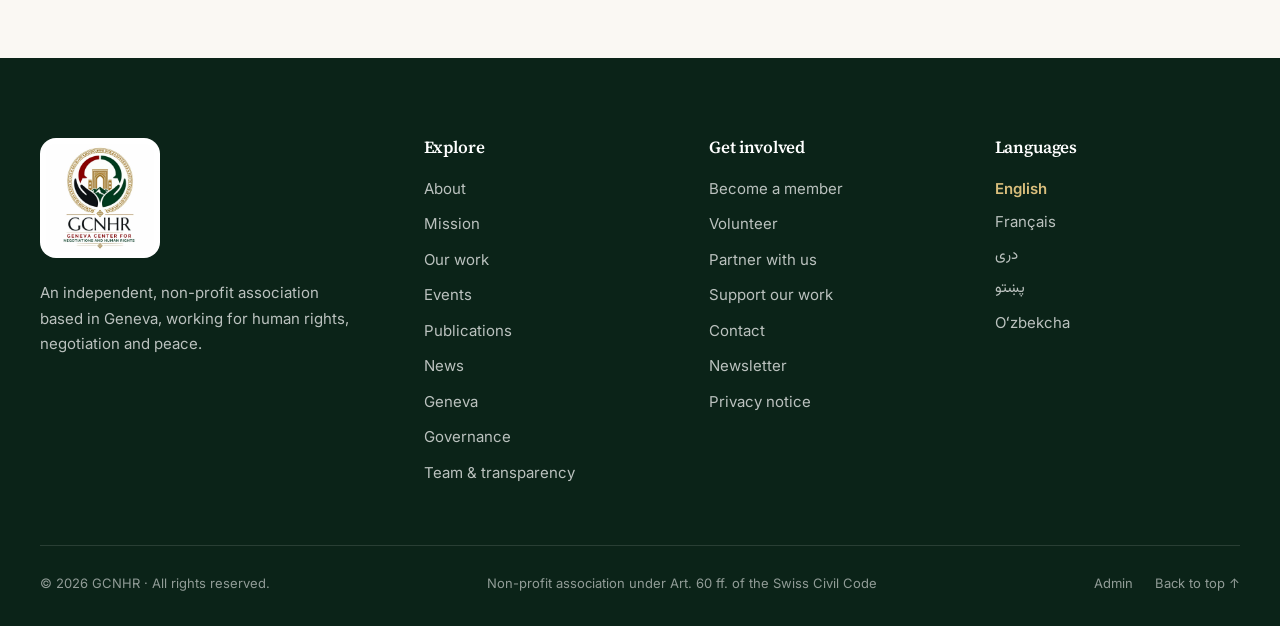
<file: partnerships.html>
<!doctype html>
<html lang="en" dir="ltr">
  <head>
    <meta charset="utf-8">
    <meta name="viewport" content="width=device-width, initial-scale=1">
    <meta name="theme-color" content="#0f2e1f">
    <meta name="description" content="The Geneva Center for Negotiations and Human Rights (GCNHR) is an independent, non-profit association in Geneva promoting human rights, negotiation, peace and social justice, with particular attention to the Afghan people.">
    <title>Partnerships | GCNHR</title>
    <link rel="icon" type="image/png" href="assets/img/favicon.png">
    <link rel="apple-touch-icon" href="assets/img/favicon.png">
    <meta property="og:title" content="Geneva Center for Negotiations and Human Rights">
    <meta property="og:description" content="Dialogue that protects dignity. Negotiation that builds peace.">
    <meta property="og:image" content="assets/img/logo.png">
    <link rel="preconnect" href="https://fonts.googleapis.com">
    <link rel="preconnect" href="https://fonts.gstatic.com" crossorigin>
    <link href="https://fonts.googleapis.com/css2?family=Inter:wght@400;500;600;700&family=Source+Serif+4:opsz,wght@8..60,500;8..60,600;8..60,700&family=Vazirmatn:wght@400;500;700;800&family=Noto+Sans+Arabic:wght@400;600;700&display=swap" rel="stylesheet">
    <link rel="preload" as="image" href="assets/img/hero-negotiation.webp">
    <link rel="stylesheet" href="styles.css">
    <script src="content/content.js" defer></script>
    <script src="app.js" defer></script>
    <script src="features.js" defer></script>
  </head>
  <body class="feature-page">
    <svg width="0" height="0" style="position:absolute" aria-hidden="true">
      <defs>
        <symbol id="i-women" viewBox="0 0 24 24"><circle cx="12" cy="8" r="4.5"/><path d="M12 12.5v8M8.5 17.5h7"/></symbol>
        <symbol id="i-dialogue" viewBox="0 0 24 24"><path d="M3.5 5.5h11v7h-6l-3.5 3v-3h-1.5z"/><path d="M14.5 9h6v7h-1.5v3l-3.5-3h-4.5v-3.5"/></symbol>
        <symbol id="i-research" viewBox="0 0 24 24"><circle cx="10.5" cy="10.5" r="6"/><path d="m15 15 5.5 5.5M8 10.5h5M10.5 8v5"/></symbol>
        <symbol id="i-peace" viewBox="0 0 24 24"><path d="M4 13c3-1 5.5-4 6-8 2 2 2.5 5 1.5 7.5 2.5-1.5 5.5-1.5 8.5 0-2.5 4-7 6.5-12 6.5H4z"/><path d="M4 19c4-3 7-5 9-9"/></symbol>
        <symbol id="i-child" viewBox="0 0 24 24"><path d="M4 6.5c3-1.5 5.5-1.5 8 0v13c-2.5-1.5-5-1.5-8 0zM12 6.5c2.5-1.5 5-1.5 8 0v13c-3-1.5-5.5-1.5-8 0"/></symbol>
        <symbol id="i-voice" viewBox="0 0 24 24"><path d="M4 9.5v5h3.5l5.5 4v-13l-5.5 4z"/><path d="M16 9a4 4 0 0 1 0 6M18.5 6.5a7.5 7.5 0 0 1 0 11"/></symbol>
        <symbol id="i-globe" viewBox="0 0 24 24"><circle cx="12" cy="12" r="8.5"/><path d="M3.5 12h17M12 3.5c2.5 2.5 3.5 5.5 3.5 8.5s-1 6-3.5 8.5c-2.5-2.5-3.5-5.5-3.5-8.5s1-6 3.5-8.5"/></symbol>
        <symbol id="i-network" viewBox="0 0 24 24"><circle cx="12" cy="5.5" r="2.5"/><circle cx="5" cy="17.5" r="2.5"/><circle cx="19" cy="17.5" r="2.5"/><path d="m10.8 7.7-4.6 7.6M13.2 7.7l4.6 7.6M7.5 17.5h9"/></symbol>
        <symbol id="i-table" viewBox="0 0 24 24"><ellipse cx="12" cy="12" rx="6" ry="3.5"/><circle cx="12" cy="4" r="1.6"/><circle cx="12" cy="20" r="1.6"/><circle cx="3" cy="12" r="1.6"/><circle cx="21" cy="12" r="1.6"/></symbol>
        <symbol id="i-doc" viewBox="0 0 24 24"><path d="M6 3.5h8l4 4v13H6z"/><path d="M14 3.5v4h4M9 12h6M9 15.5h6"/></symbol>
        <symbol id="i-megaphone" viewBox="0 0 24 24"><path d="M4 10v4h3l9 4.5v-13L7 10z"/><path d="M7 14l1.5 5.5h2.5L10 15.2M19 10v4"/></symbol>
        <symbol id="i-handshake" viewBox="0 0 24 24"><path d="m2.5 11 4-4.5 3.5 1.5 3-1.5 5 2 3.5 3"/><path d="m21.5 11.5-5.5 5.5c-.8.8-2 .8-2.8 0L7 11"/><path d="M10 8l-2.5 3c-.6.8.2 2 1.2 1.6L12 11l4.5 4M2.5 11l4.5 4.5"/></symbol>
        <symbol id="i-book" viewBox="0 0 24 24"><path d="M5 4.5h10.5a3 3 0 0 1 3 3v12H8a3 3 0 0 1-3-3z"/><path d="M5 16.5a3 3 0 0 1 3-3h10.5M9 8h6"/></symbol>
        <symbol id="i-cap" viewBox="0 0 24 24"><path d="m2.5 9 9.5-4.5L21.5 9 12 13.5z"/><path d="M6.5 11v5c3.5 2.5 7.5 2.5 11 0v-5M21.5 9v5"/></symbol>
        <symbol id="i-dove" viewBox="0 0 24 24"><path d="M3 18c5 0 9-2 11-6l6.5-5.5-4-.5c-1.5-1-3.5-.5-4.5 1L9 12C7 10 5.5 7 5.5 4 3 6 2.5 10 5 13z"/></symbol>
        <symbol id="i-shield" viewBox="0 0 24 24"><path d="M12 3 4.5 6v5.5c0 4.5 3 8 7.5 9.5 4.5-1.5 7.5-5 7.5-9.5V6z"/><path d="m9 12 2 2 4-4"/></symbol>
        <symbol id="i-scale" viewBox="0 0 24 24"><path d="M12 4v16M7 20h10M5 7h14M5 7l-3 6.5a3 3 0 0 0 6 0zM19 7l-3 6.5a3 3 0 0 0 6 0z"/></symbol>
        <symbol id="i-eye" viewBox="0 0 24 24"><path d="M2.5 12S6 5.5 12 5.5 21.5 12 21.5 12 18 18.5 12 18.5 2.5 12 2.5 12z"/><circle cx="12" cy="12" r="3"/></symbol>
        <symbol id="i-heart" viewBox="0 0 24 24"><path d="M12 20s-8-4.8-8-10.5A4.5 4.5 0 0 1 12 7a4.5 4.5 0 0 1 8 2.5C20 15.2 12 20 12 20z"/></symbol>
        <symbol id="i-users" viewBox="0 0 24 24"><circle cx="9" cy="8" r="3.5"/><path d="M2.5 20c0-3.5 3-6 6.5-6s6.5 2.5 6.5 6"/><circle cx="17" cy="9" r="2.5"/><path d="M16.5 14c3 0 5 2 5 5"/></symbol>
        <symbol id="i-pin" viewBox="0 0 24 24"><path d="M12 21s-7-6.2-7-11.5a7 7 0 0 1 14 0C19 14.8 12 21 12 21z"/><circle cx="12" cy="9.5" r="2.5"/></symbol>
        <symbol id="i-mail" viewBox="0 0 24 24"><rect x="3" y="5.5" width="18" height="13" rx="1.5"/><path d="m3.5 6.5 8.5 6.5 8.5-6.5"/></symbol>
        <symbol id="i-arrow" viewBox="0 0 24 24"><path d="M5 12h14M13 6l6 6-6 6"/></symbol>
        <symbol id="i-login" viewBox="0 0 24 24"><circle cx="12" cy="8" r="3.8"/><path d="M4.5 20.5c.8-4 3.8-6.5 7.5-6.5s6.7 2.5 7.5 6.5"/></symbol>
      </defs>
    </svg>

    <a class="skip-link" href="#main" data-i18n="skip">Skip to content</a>

    <header class="site-header" id="site-header">
      <div class="language-bar"><div class="container language-bar-inner"><div class="lang-switch" role="group" aria-label="Language">
          <button type="button" data-lang="en" lang="en">EN</button>
          <button type="button" data-lang="fr" lang="fr">FR</button>
          <button type="button" data-lang="fa" lang="fa-AF">دری</button>
          <button type="button" data-lang="ps" lang="ps">پښتو</button>
          <button type="button" data-lang="uz" lang="uz">UZ</button>
        </div></div></div>
      <div class="container header-inner">
        <a class="brand" href="index.html#top" aria-label="GCNHR">
          <img data-img="emblem" class="brand-emblem" src="assets/img/emblem.webp" width="56" height="56" alt="">
          <span class="brand-text">
            <strong>GCNHR</strong>
            <span data-i18n="brandName">Geneva Center for Negotiations and Human Rights</span>
          </span>
        </a>

        <nav class="primary-nav" id="primary-nav" aria-label="Main">
          <a href="index.html#about" data-i18n="navAbout">About</a>
          <a href="index.html#mission" data-i18n="navMission">Mission</a>
          <details class="nav-group"><summary><span data-i18n="navWork">Our work</span></summary><div class="nav-submenu"><a href="index.html#work" data-i18n="navWork">Our work</a><a href="events.html" data-i18n="featureNavEvents">Events</a><a href="publications.html" data-i18n="featureNavPublications">Publications</a><a href="news.html" data-i18n="featureNavNews">News</a></div></details>
          <a href="index.html#geneva" data-i18n="navGeneva">Geneva</a>
          <details class="nav-group"><summary><span data-i18n="navGovernance">Governance</span></summary><div class="nav-submenu"><a href="index.html#governance" data-i18n="navGovernance">Governance</a><a href="transparency.html" data-i18n="featureNavTransparency">Team & transparency</a></div></details>
          <details class="nav-group"><summary><span data-i18n="navInvolved">Get involved</span></summary><div class="nav-submenu"><a href="membership.html" data-i18n="featureNavMembership">Membership</a><a href="volunteer.html" data-i18n="featureNavVolunteer">Volunteer</a><a href="partnerships.html" data-i18n="featureNavPartnerships">Partnerships</a><a href="newsletter.html" data-i18n="featureNavNewsletter">Newsletter</a><a href="donate.html" data-i18n="featureNavDonate">Donate</a></div></details>
          <a class="nav-cta" href="membership.html" data-i18n="featureNavMembership">Membership</a>
          <a class="nav-login js-login" href="admin/"><svg class="icon"><use href="index.html#i-login"/></svg><span data-i18n="loginBtn">Login</span></a>
        </nav>



        <button class="login-btn js-login" type="button"><svg class="icon"><use href="index.html#i-login"/></svg><span data-i18n="loginBtn">Login</span></button>

        <button class="menu-toggle" type="button" aria-expanded="false" aria-controls="primary-nav">
          <span class="sr-only" data-i18n="menu">Menu</span>
          <span class="bar"></span><span class="bar"></span><span class="bar"></span>
        </button>
      </div>
    </header>

    <main id="main" class="feature-main"><section class="section"><div class="container"><div class="section-head"><p class="eyebrow">GCNHR · Geneva</p><h1><span data-i18n="featurePartnershipsTitle">Partnerships</span></h1><p><span data-i18n="featurePartnershipsLead">Propose cooperation on research, events, advocacy or capacity building.</span></p></div><form method="post" class="contact-form feature-form" data-kind="partnership">
 <div class="field"><label for="a-name"><span data-i18n="featureFieldName">Full name</span></label><input id="a-name" name="name" type="text" required></div><div class="field"><label for="a-email"><span data-i18n="featureFieldEmail">Email address</span></label><input id="a-email" name="email" type="email" required autocomplete="email" dir="ltr"></div><div class="field"><label for="a-organisation"><span data-i18n="featureFieldOrganisation">Organisation</span></label><input id="a-organisation" name="organisation" type="text" required></div><div class="field"><label for="a-website"><span data-i18n="featureFieldWebsite">Organisation website</span></label><input id="a-website" name="website" type="url" ></div><div class="field"><label for="a-message"><span data-i18n="featureFieldMessage">Tell us about your interest</span></label><textarea id="a-message" name="message" rows="4" required></textarea></div>
 <label class="feature-consent"><input type="checkbox" name="consent" required> <span data-i18n="featureConsent">I agree that GCNHR may use the details I provide to respond to this request, as explained in the privacy notice.</span></label>
 <p><a href="privacy.html"><span data-i18n="featurePrivacy">Privacy notice</span></a></p>
 <button class="btn btn-green" type="submit" data-submit><span data-i18n="featurePrepare">Prepare email</span></button>
 <p class="form-note" data-status role="status" aria-live="polite"></p>
 <p class="feature-delivery" data-delivery></p></form></div></section></main>

    <footer class="site-footer">
      <div class="container footer-grid">
        <div class="footer-brand">
          <img data-img="logo" src="assets/img/logo.webp" width="140" height="140" alt="GCNHR logo" loading="lazy">
          <p data-i18n="footerTag">An independent, non-profit association based in Geneva, working for human rights, negotiation and peace.</p>
        </div>
        <nav class="footer-nav" aria-label="Footer">
          <h4 data-i18n="footerExplore">Explore</h4>
          <a href="index.html#about" data-i18n="navAbout">About</a>
          <a href="index.html#mission" data-i18n="navMission">Mission</a>
          <a href="index.html#work" data-i18n="navWork">Our work</a><a href="events.html" data-i18n="featureNavEvents">Events</a><a href="publications.html" data-i18n="featureNavPublications">Publications</a><a href="news.html" data-i18n="featureNavNews">News</a>
          <a href="index.html#geneva" data-i18n="navGeneva">Geneva</a>
          <a href="index.html#governance" data-i18n="navGovernance">Governance</a><a href="transparency.html" data-i18n="featureNavTransparency">Team & transparency</a>
        </nav>
        <div class="footer-nav">
          <h4 data-i18n="navInvolved">Get involved</h4>
          <a href="membership.html" data-i18n="inv1t">Become a member</a>
          <a href="volunteer.html" data-i18n="featureNavVolunteer">Volunteer</a><a href="partnerships.html" data-i18n="inv2t">Partner with us</a>
          <a href="donate.html" data-i18n="inv3t">Support our work</a>
          <a href="index.html#contact" data-i18n="contactEyebrow">Contact</a><a href="newsletter.html" data-i18n="featureNavNewsletter">Newsletter</a><a href="privacy.html" data-i18n="featurePrivacy">Privacy notice</a>
        </div>
        <div class="footer-nav">
          <h4 data-i18n="footerLang">Languages</h4>
          <div class="footer-langs">
            <button type="button" data-lang="en" lang="en">English</button>
            <button type="button" data-lang="fr" lang="fr">Français</button>
            <button type="button" data-lang="fa" lang="fa-AF">دری</button>
            <button type="button" data-lang="ps" lang="ps">پښتو</button>
            <button type="button" data-lang="uz" lang="uz">Oʻzbekcha</button>
          </div>
        </div>
      </div>
      <div class="container footer-bottom">
        <span>© <span id="year">2026</span> GCNHR · <span data-i18n="rights">All rights reserved.</span></span>
        <span data-i18n="footerLegal">Non-profit association under Art. 60 ff. of the Swiss Civil Code</span>
        <span class="footer-links"><a href="admin/" rel="nofollow" data-i18n="adminLink">Admin</a><a href="index.html#top" data-i18n="backTop">Back to top ↑</a></span>
      </div>
    </footer>
  </body>
</html>
</file>
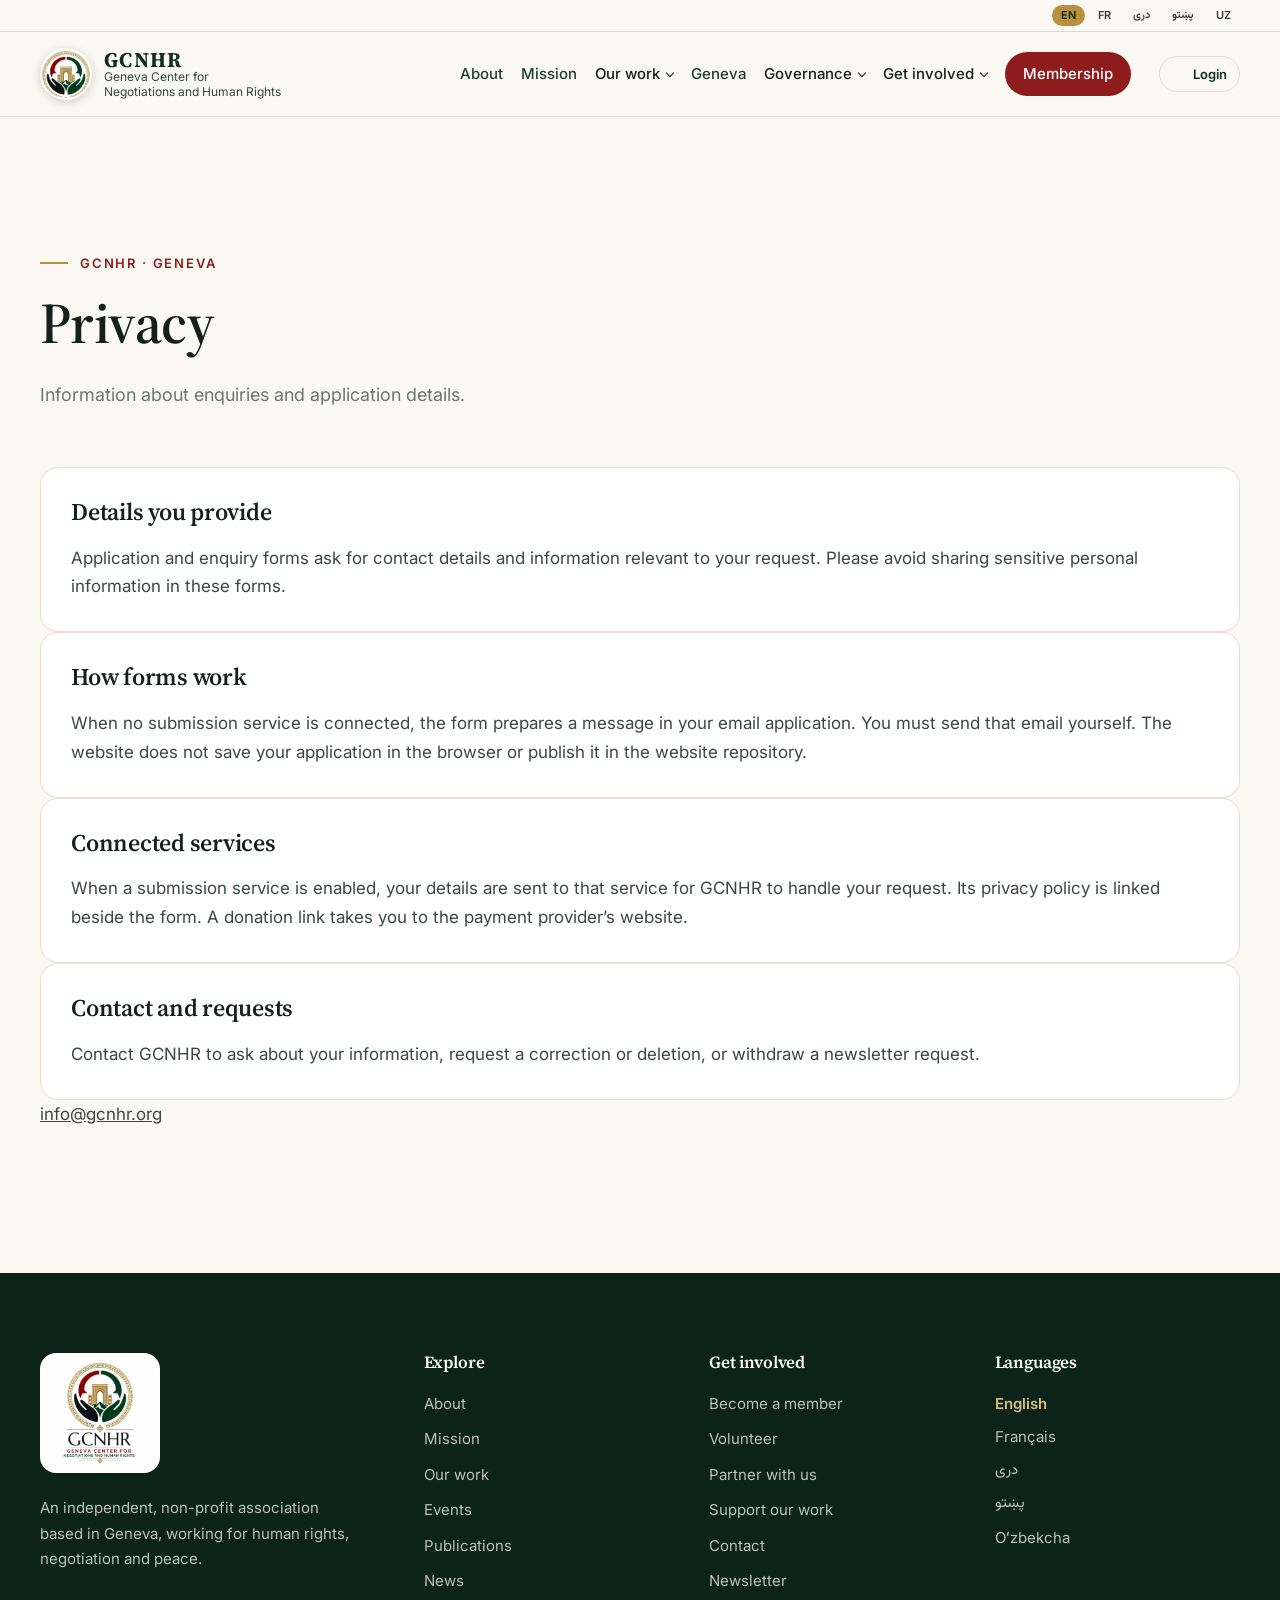
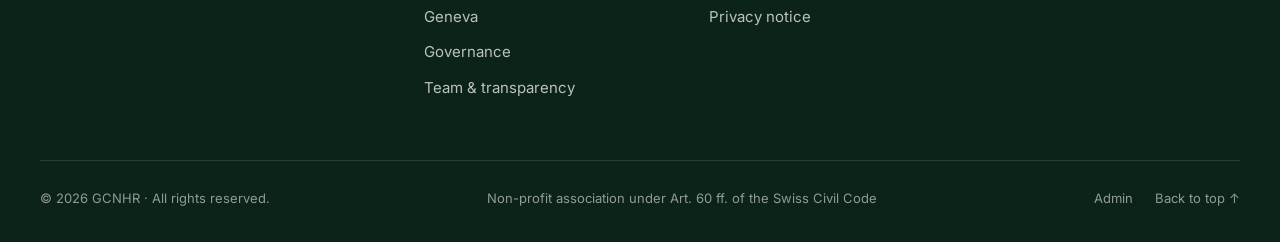
<file: privacy.html>
<!doctype html>
<html lang="en" dir="ltr">
  <head>
    <meta charset="utf-8">
    <meta name="viewport" content="width=device-width, initial-scale=1">
    <meta name="theme-color" content="#0f2e1f">
    <meta name="description" content="The Geneva Center for Negotiations and Human Rights (GCNHR) is an independent, non-profit association in Geneva promoting human rights, negotiation, peace and social justice, with particular attention to the Afghan people.">
    <title>Privacy | GCNHR</title>
    <link rel="icon" type="image/png" href="assets/img/favicon.png">
    <link rel="apple-touch-icon" href="assets/img/favicon.png">
    <meta property="og:title" content="Geneva Center for Negotiations and Human Rights">
    <meta property="og:description" content="Dialogue that protects dignity. Negotiation that builds peace.">
    <meta property="og:image" content="assets/img/logo.png">
    <link rel="preconnect" href="https://fonts.googleapis.com">
    <link rel="preconnect" href="https://fonts.gstatic.com" crossorigin>
    <link href="https://fonts.googleapis.com/css2?family=Inter:wght@400;500;600;700&family=Source+Serif+4:opsz,wght@8..60,500;8..60,600;8..60,700&family=Vazirmatn:wght@400;500;700;800&family=Noto+Sans+Arabic:wght@400;600;700&display=swap" rel="stylesheet">
    <link rel="preload" as="image" href="assets/img/hero-negotiation.webp">
    <link rel="stylesheet" href="styles.css">
    <script src="content/content.js" defer></script>
    <script src="app.js" defer></script>
    <script src="features.js" defer></script>
  </head>
  <body class="feature-page">
    <svg width="0" height="0" style="position:absolute" aria-hidden="true">
      <defs>
        <symbol id="i-women" viewBox="0 0 24 24"><circle cx="12" cy="8" r="4.5"/><path d="M12 12.5v8M8.5 17.5h7"/></symbol>
        <symbol id="i-dialogue" viewBox="0 0 24 24"><path d="M3.5 5.5h11v7h-6l-3.5 3v-3h-1.5z"/><path d="M14.5 9h6v7h-1.5v3l-3.5-3h-4.5v-3.5"/></symbol>
        <symbol id="i-research" viewBox="0 0 24 24"><circle cx="10.5" cy="10.5" r="6"/><path d="m15 15 5.5 5.5M8 10.5h5M10.5 8v5"/></symbol>
        <symbol id="i-peace" viewBox="0 0 24 24"><path d="M4 13c3-1 5.5-4 6-8 2 2 2.5 5 1.5 7.5 2.5-1.5 5.5-1.5 8.5 0-2.5 4-7 6.5-12 6.5H4z"/><path d="M4 19c4-3 7-5 9-9"/></symbol>
        <symbol id="i-child" viewBox="0 0 24 24"><path d="M4 6.5c3-1.5 5.5-1.5 8 0v13c-2.5-1.5-5-1.5-8 0zM12 6.5c2.5-1.5 5-1.5 8 0v13c-3-1.5-5.5-1.5-8 0"/></symbol>
        <symbol id="i-voice" viewBox="0 0 24 24"><path d="M4 9.5v5h3.5l5.5 4v-13l-5.5 4z"/><path d="M16 9a4 4 0 0 1 0 6M18.5 6.5a7.5 7.5 0 0 1 0 11"/></symbol>
        <symbol id="i-globe" viewBox="0 0 24 24"><circle cx="12" cy="12" r="8.5"/><path d="M3.5 12h17M12 3.5c2.5 2.5 3.5 5.5 3.5 8.5s-1 6-3.5 8.5c-2.5-2.5-3.5-5.5-3.5-8.5s1-6 3.5-8.5"/></symbol>
        <symbol id="i-network" viewBox="0 0 24 24"><circle cx="12" cy="5.5" r="2.5"/><circle cx="5" cy="17.5" r="2.5"/><circle cx="19" cy="17.5" r="2.5"/><path d="m10.8 7.7-4.6 7.6M13.2 7.7l4.6 7.6M7.5 17.5h9"/></symbol>
        <symbol id="i-table" viewBox="0 0 24 24"><ellipse cx="12" cy="12" rx="6" ry="3.5"/><circle cx="12" cy="4" r="1.6"/><circle cx="12" cy="20" r="1.6"/><circle cx="3" cy="12" r="1.6"/><circle cx="21" cy="12" r="1.6"/></symbol>
        <symbol id="i-doc" viewBox="0 0 24 24"><path d="M6 3.5h8l4 4v13H6z"/><path d="M14 3.5v4h4M9 12h6M9 15.5h6"/></symbol>
        <symbol id="i-megaphone" viewBox="0 0 24 24"><path d="M4 10v4h3l9 4.5v-13L7 10z"/><path d="M7 14l1.5 5.5h2.5L10 15.2M19 10v4"/></symbol>
        <symbol id="i-handshake" viewBox="0 0 24 24"><path d="m2.5 11 4-4.5 3.5 1.5 3-1.5 5 2 3.5 3"/><path d="m21.5 11.5-5.5 5.5c-.8.8-2 .8-2.8 0L7 11"/><path d="M10 8l-2.5 3c-.6.8.2 2 1.2 1.6L12 11l4.5 4M2.5 11l4.5 4.5"/></symbol>
        <symbol id="i-book" viewBox="0 0 24 24"><path d="M5 4.5h10.5a3 3 0 0 1 3 3v12H8a3 3 0 0 1-3-3z"/><path d="M5 16.5a3 3 0 0 1 3-3h10.5M9 8h6"/></symbol>
        <symbol id="i-cap" viewBox="0 0 24 24"><path d="m2.5 9 9.5-4.5L21.5 9 12 13.5z"/><path d="M6.5 11v5c3.5 2.5 7.5 2.5 11 0v-5M21.5 9v5"/></symbol>
        <symbol id="i-dove" viewBox="0 0 24 24"><path d="M3 18c5 0 9-2 11-6l6.5-5.5-4-.5c-1.5-1-3.5-.5-4.5 1L9 12C7 10 5.5 7 5.5 4 3 6 2.5 10 5 13z"/></symbol>
        <symbol id="i-shield" viewBox="0 0 24 24"><path d="M12 3 4.5 6v5.5c0 4.5 3 8 7.5 9.5 4.5-1.5 7.5-5 7.5-9.5V6z"/><path d="m9 12 2 2 4-4"/></symbol>
        <symbol id="i-scale" viewBox="0 0 24 24"><path d="M12 4v16M7 20h10M5 7h14M5 7l-3 6.5a3 3 0 0 0 6 0zM19 7l-3 6.5a3 3 0 0 0 6 0z"/></symbol>
        <symbol id="i-eye" viewBox="0 0 24 24"><path d="M2.5 12S6 5.5 12 5.5 21.5 12 21.5 12 18 18.5 12 18.5 2.5 12 2.5 12z"/><circle cx="12" cy="12" r="3"/></symbol>
        <symbol id="i-heart" viewBox="0 0 24 24"><path d="M12 20s-8-4.8-8-10.5A4.5 4.5 0 0 1 12 7a4.5 4.5 0 0 1 8 2.5C20 15.2 12 20 12 20z"/></symbol>
        <symbol id="i-users" viewBox="0 0 24 24"><circle cx="9" cy="8" r="3.5"/><path d="M2.5 20c0-3.5 3-6 6.5-6s6.5 2.5 6.5 6"/><circle cx="17" cy="9" r="2.5"/><path d="M16.5 14c3 0 5 2 5 5"/></symbol>
        <symbol id="i-pin" viewBox="0 0 24 24"><path d="M12 21s-7-6.2-7-11.5a7 7 0 0 1 14 0C19 14.8 12 21 12 21z"/><circle cx="12" cy="9.5" r="2.5"/></symbol>
        <symbol id="i-mail" viewBox="0 0 24 24"><rect x="3" y="5.5" width="18" height="13" rx="1.5"/><path d="m3.5 6.5 8.5 6.5 8.5-6.5"/></symbol>
        <symbol id="i-arrow" viewBox="0 0 24 24"><path d="M5 12h14M13 6l6 6-6 6"/></symbol>
        <symbol id="i-login" viewBox="0 0 24 24"><circle cx="12" cy="8" r="3.8"/><path d="M4.5 20.5c.8-4 3.8-6.5 7.5-6.5s6.7 2.5 7.5 6.5"/></symbol>
      </defs>
    </svg>

    <a class="skip-link" href="#main" data-i18n="skip">Skip to content</a>

    <header class="site-header" id="site-header">
      <div class="language-bar"><div class="container language-bar-inner"><div class="lang-switch" role="group" aria-label="Language">
          <button type="button" data-lang="en" lang="en">EN</button>
          <button type="button" data-lang="fr" lang="fr">FR</button>
          <button type="button" data-lang="fa" lang="fa-AF">دری</button>
          <button type="button" data-lang="ps" lang="ps">پښتو</button>
          <button type="button" data-lang="uz" lang="uz">UZ</button>
        </div></div></div>
      <div class="container header-inner">
        <a class="brand" href="index.html#top" aria-label="GCNHR">
          <img data-img="emblem" class="brand-emblem" src="assets/img/emblem.webp" width="56" height="56" alt="">
          <span class="brand-text">
            <strong>GCNHR</strong>
            <span data-i18n="brandName">Geneva Center for Negotiations and Human Rights</span>
          </span>
        </a>

        <nav class="primary-nav" id="primary-nav" aria-label="Main">
          <a href="index.html#about" data-i18n="navAbout">About</a>
          <a href="index.html#mission" data-i18n="navMission">Mission</a>
          <details class="nav-group"><summary><span data-i18n="navWork">Our work</span></summary><div class="nav-submenu"><a href="index.html#work" data-i18n="navWork">Our work</a><a href="events.html" data-i18n="featureNavEvents">Events</a><a href="publications.html" data-i18n="featureNavPublications">Publications</a><a href="news.html" data-i18n="featureNavNews">News</a></div></details>
          <a href="index.html#geneva" data-i18n="navGeneva">Geneva</a>
          <details class="nav-group"><summary><span data-i18n="navGovernance">Governance</span></summary><div class="nav-submenu"><a href="index.html#governance" data-i18n="navGovernance">Governance</a><a href="transparency.html" data-i18n="featureNavTransparency">Team & transparency</a></div></details>
          <details class="nav-group"><summary><span data-i18n="navInvolved">Get involved</span></summary><div class="nav-submenu"><a href="membership.html" data-i18n="featureNavMembership">Membership</a><a href="volunteer.html" data-i18n="featureNavVolunteer">Volunteer</a><a href="partnerships.html" data-i18n="featureNavPartnerships">Partnerships</a><a href="newsletter.html" data-i18n="featureNavNewsletter">Newsletter</a><a href="donate.html" data-i18n="featureNavDonate">Donate</a></div></details>
          <a class="nav-cta" href="membership.html" data-i18n="featureNavMembership">Membership</a>
          <a class="nav-login js-login" href="admin/"><svg class="icon"><use href="index.html#i-login"/></svg><span data-i18n="loginBtn">Login</span></a>
        </nav>



        <button class="login-btn js-login" type="button"><svg class="icon"><use href="index.html#i-login"/></svg><span data-i18n="loginBtn">Login</span></button>

        <button class="menu-toggle" type="button" aria-expanded="false" aria-controls="primary-nav">
          <span class="sr-only" data-i18n="menu">Menu</span>
          <span class="bar"></span><span class="bar"></span><span class="bar"></span>
        </button>
      </div>
    </header>

    <main id="main" class="feature-main"><section class="section"><div class="container"><div class="section-head"><p class="eyebrow">GCNHR · Geneva</p><h1><span data-i18n="featurePrivacyTitle">Privacy</span></h1><p><span data-i18n="featurePrivacyLead">Information about enquiries and application details.</span></p></div><article class="feature-card"><h2><span data-i18n="featureDetailsyouprovide">Details you provide</span></h2><p><span data-i18n="featureDetailsyouprovideBody">Application and enquiry forms ask for contact details and information relevant to your request. Please avoid sharing sensitive personal information in these forms.</span></p></article><article class="feature-card"><h2><span data-i18n="featureHowformswork">How forms work</span></h2><p><span data-i18n="featureHowformsworkBody">When no submission service is connected, the form prepares a message in your email application. You must send that email yourself. The website does not save your application in the browser or publish it in the website repository.</span></p></article><article class="feature-card"><h2><span data-i18n="featureConnectedservices">Connected services</span></h2><p><span data-i18n="featureConnectedservicesBody">When a submission service is enabled, your details are sent to that service for GCNHR to handle your request. Its privacy policy is linked beside the form. A donation link takes you to the payment provider’s website.</span></p></article><article class="feature-card"><h2><span data-i18n="featureContactandrequests">Contact and requests</span></h2><p><span data-i18n="featureContactandrequestsBody">Contact GCNHR to ask about your information, request a correction or deletion, or withdraw a newsletter request.</span></p></article><p><a class="js-email" href="mailto:info@gcnhr.org">info@gcnhr.org</a></p></div></section></main>

    <footer class="site-footer">
      <div class="container footer-grid">
        <div class="footer-brand">
          <img data-img="logo" src="assets/img/logo.webp" width="140" height="140" alt="GCNHR logo" loading="lazy">
          <p data-i18n="footerTag">An independent, non-profit association based in Geneva, working for human rights, negotiation and peace.</p>
        </div>
        <nav class="footer-nav" aria-label="Footer">
          <h4 data-i18n="footerExplore">Explore</h4>
          <a href="index.html#about" data-i18n="navAbout">About</a>
          <a href="index.html#mission" data-i18n="navMission">Mission</a>
          <a href="index.html#work" data-i18n="navWork">Our work</a><a href="events.html" data-i18n="featureNavEvents">Events</a><a href="publications.html" data-i18n="featureNavPublications">Publications</a><a href="news.html" data-i18n="featureNavNews">News</a>
          <a href="index.html#geneva" data-i18n="navGeneva">Geneva</a>
          <a href="index.html#governance" data-i18n="navGovernance">Governance</a><a href="transparency.html" data-i18n="featureNavTransparency">Team & transparency</a>
        </nav>
        <div class="footer-nav">
          <h4 data-i18n="navInvolved">Get involved</h4>
          <a href="membership.html" data-i18n="inv1t">Become a member</a>
          <a href="volunteer.html" data-i18n="featureNavVolunteer">Volunteer</a><a href="partnerships.html" data-i18n="inv2t">Partner with us</a>
          <a href="donate.html" data-i18n="inv3t">Support our work</a>
          <a href="index.html#contact" data-i18n="contactEyebrow">Contact</a><a href="newsletter.html" data-i18n="featureNavNewsletter">Newsletter</a><a href="privacy.html" data-i18n="featurePrivacy">Privacy notice</a>
        </div>
        <div class="footer-nav">
          <h4 data-i18n="footerLang">Languages</h4>
          <div class="footer-langs">
            <button type="button" data-lang="en" lang="en">English</button>
            <button type="button" data-lang="fr" lang="fr">Français</button>
            <button type="button" data-lang="fa" lang="fa-AF">دری</button>
            <button type="button" data-lang="ps" lang="ps">پښتو</button>
            <button type="button" data-lang="uz" lang="uz">Oʻzbekcha</button>
          </div>
        </div>
      </div>
      <div class="container footer-bottom">
        <span>© <span id="year">2026</span> GCNHR · <span data-i18n="rights">All rights reserved.</span></span>
        <span data-i18n="footerLegal">Non-profit association under Art. 60 ff. of the Swiss Civil Code</span>
        <span class="footer-links"><a href="admin/" rel="nofollow" data-i18n="adminLink">Admin</a><a href="index.html#top" data-i18n="backTop">Back to top ↑</a></span>
      </div>
    </footer>
  </body>
</html>
</file>
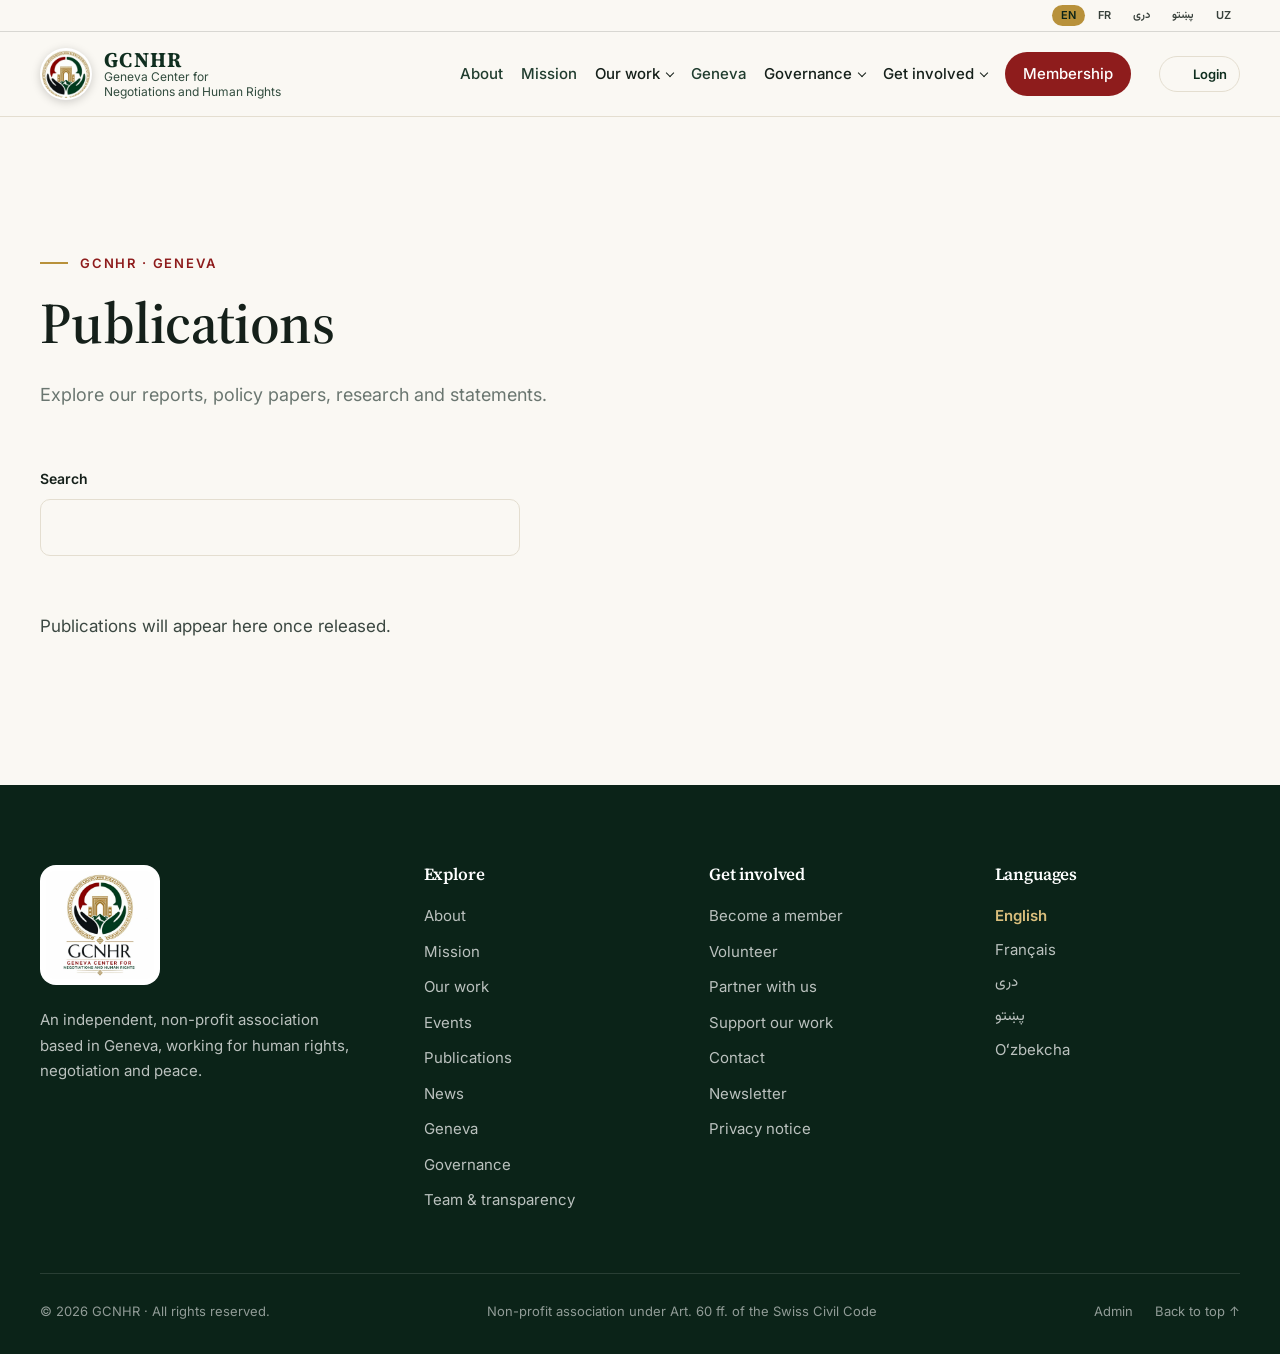
<file: publications.html>
<!doctype html>
<html lang="en" dir="ltr">
  <head>
    <meta charset="utf-8">
    <meta name="viewport" content="width=device-width, initial-scale=1">
    <meta name="theme-color" content="#0f2e1f">
    <meta name="description" content="The Geneva Center for Negotiations and Human Rights (GCNHR) is an independent, non-profit association in Geneva promoting human rights, negotiation, peace and social justice, with particular attention to the Afghan people.">
    <title>Publications | GCNHR</title>
    <link rel="icon" type="image/png" href="assets/img/favicon.png">
    <link rel="apple-touch-icon" href="assets/img/favicon.png">
    <meta property="og:title" content="Geneva Center for Negotiations and Human Rights">
    <meta property="og:description" content="Dialogue that protects dignity. Negotiation that builds peace.">
    <meta property="og:image" content="assets/img/logo.png">
    <link rel="preconnect" href="https://fonts.googleapis.com">
    <link rel="preconnect" href="https://fonts.gstatic.com" crossorigin>
    <link href="https://fonts.googleapis.com/css2?family=Inter:wght@400;500;600;700&family=Source+Serif+4:opsz,wght@8..60,500;8..60,600;8..60,700&family=Vazirmatn:wght@400;500;700;800&family=Noto+Sans+Arabic:wght@400;600;700&display=swap" rel="stylesheet">
    <link rel="preload" as="image" href="assets/img/hero-negotiation.webp">
    <link rel="stylesheet" href="styles.css">
    <script src="content/content.js" defer></script>
    <script src="app.js" defer></script>
    <script src="features.js" defer></script>
  </head>
  <body class="feature-page">
    <svg width="0" height="0" style="position:absolute" aria-hidden="true">
      <defs>
        <symbol id="i-women" viewBox="0 0 24 24"><circle cx="12" cy="8" r="4.5"/><path d="M12 12.5v8M8.5 17.5h7"/></symbol>
        <symbol id="i-dialogue" viewBox="0 0 24 24"><path d="M3.5 5.5h11v7h-6l-3.5 3v-3h-1.5z"/><path d="M14.5 9h6v7h-1.5v3l-3.5-3h-4.5v-3.5"/></symbol>
        <symbol id="i-research" viewBox="0 0 24 24"><circle cx="10.5" cy="10.5" r="6"/><path d="m15 15 5.5 5.5M8 10.5h5M10.5 8v5"/></symbol>
        <symbol id="i-peace" viewBox="0 0 24 24"><path d="M4 13c3-1 5.5-4 6-8 2 2 2.5 5 1.5 7.5 2.5-1.5 5.5-1.5 8.5 0-2.5 4-7 6.5-12 6.5H4z"/><path d="M4 19c4-3 7-5 9-9"/></symbol>
        <symbol id="i-child" viewBox="0 0 24 24"><path d="M4 6.5c3-1.5 5.5-1.5 8 0v13c-2.5-1.5-5-1.5-8 0zM12 6.5c2.5-1.5 5-1.5 8 0v13c-3-1.5-5.5-1.5-8 0"/></symbol>
        <symbol id="i-voice" viewBox="0 0 24 24"><path d="M4 9.5v5h3.5l5.5 4v-13l-5.5 4z"/><path d="M16 9a4 4 0 0 1 0 6M18.5 6.5a7.5 7.5 0 0 1 0 11"/></symbol>
        <symbol id="i-globe" viewBox="0 0 24 24"><circle cx="12" cy="12" r="8.5"/><path d="M3.5 12h17M12 3.5c2.5 2.5 3.5 5.5 3.5 8.5s-1 6-3.5 8.5c-2.5-2.5-3.5-5.5-3.5-8.5s1-6 3.5-8.5"/></symbol>
        <symbol id="i-network" viewBox="0 0 24 24"><circle cx="12" cy="5.5" r="2.5"/><circle cx="5" cy="17.5" r="2.5"/><circle cx="19" cy="17.5" r="2.5"/><path d="m10.8 7.7-4.6 7.6M13.2 7.7l4.6 7.6M7.5 17.5h9"/></symbol>
        <symbol id="i-table" viewBox="0 0 24 24"><ellipse cx="12" cy="12" rx="6" ry="3.5"/><circle cx="12" cy="4" r="1.6"/><circle cx="12" cy="20" r="1.6"/><circle cx="3" cy="12" r="1.6"/><circle cx="21" cy="12" r="1.6"/></symbol>
        <symbol id="i-doc" viewBox="0 0 24 24"><path d="M6 3.5h8l4 4v13H6z"/><path d="M14 3.5v4h4M9 12h6M9 15.5h6"/></symbol>
        <symbol id="i-megaphone" viewBox="0 0 24 24"><path d="M4 10v4h3l9 4.5v-13L7 10z"/><path d="M7 14l1.5 5.5h2.5L10 15.2M19 10v4"/></symbol>
        <symbol id="i-handshake" viewBox="0 0 24 24"><path d="m2.5 11 4-4.5 3.5 1.5 3-1.5 5 2 3.5 3"/><path d="m21.5 11.5-5.5 5.5c-.8.8-2 .8-2.8 0L7 11"/><path d="M10 8l-2.5 3c-.6.8.2 2 1.2 1.6L12 11l4.5 4M2.5 11l4.5 4.5"/></symbol>
        <symbol id="i-book" viewBox="0 0 24 24"><path d="M5 4.5h10.5a3 3 0 0 1 3 3v12H8a3 3 0 0 1-3-3z"/><path d="M5 16.5a3 3 0 0 1 3-3h10.5M9 8h6"/></symbol>
        <symbol id="i-cap" viewBox="0 0 24 24"><path d="m2.5 9 9.5-4.5L21.5 9 12 13.5z"/><path d="M6.5 11v5c3.5 2.5 7.5 2.5 11 0v-5M21.5 9v5"/></symbol>
        <symbol id="i-dove" viewBox="0 0 24 24"><path d="M3 18c5 0 9-2 11-6l6.5-5.5-4-.5c-1.5-1-3.5-.5-4.5 1L9 12C7 10 5.5 7 5.5 4 3 6 2.5 10 5 13z"/></symbol>
        <symbol id="i-shield" viewBox="0 0 24 24"><path d="M12 3 4.5 6v5.5c0 4.5 3 8 7.5 9.5 4.5-1.5 7.5-5 7.5-9.5V6z"/><path d="m9 12 2 2 4-4"/></symbol>
        <symbol id="i-scale" viewBox="0 0 24 24"><path d="M12 4v16M7 20h10M5 7h14M5 7l-3 6.5a3 3 0 0 0 6 0zM19 7l-3 6.5a3 3 0 0 0 6 0z"/></symbol>
        <symbol id="i-eye" viewBox="0 0 24 24"><path d="M2.5 12S6 5.5 12 5.5 21.5 12 21.5 12 18 18.5 12 18.5 2.5 12 2.5 12z"/><circle cx="12" cy="12" r="3"/></symbol>
        <symbol id="i-heart" viewBox="0 0 24 24"><path d="M12 20s-8-4.8-8-10.5A4.5 4.5 0 0 1 12 7a4.5 4.5 0 0 1 8 2.5C20 15.2 12 20 12 20z"/></symbol>
        <symbol id="i-users" viewBox="0 0 24 24"><circle cx="9" cy="8" r="3.5"/><path d="M2.5 20c0-3.5 3-6 6.5-6s6.5 2.5 6.5 6"/><circle cx="17" cy="9" r="2.5"/><path d="M16.5 14c3 0 5 2 5 5"/></symbol>
        <symbol id="i-pin" viewBox="0 0 24 24"><path d="M12 21s-7-6.2-7-11.5a7 7 0 0 1 14 0C19 14.8 12 21 12 21z"/><circle cx="12" cy="9.5" r="2.5"/></symbol>
        <symbol id="i-mail" viewBox="0 0 24 24"><rect x="3" y="5.5" width="18" height="13" rx="1.5"/><path d="m3.5 6.5 8.5 6.5 8.5-6.5"/></symbol>
        <symbol id="i-arrow" viewBox="0 0 24 24"><path d="M5 12h14M13 6l6 6-6 6"/></symbol>
        <symbol id="i-login" viewBox="0 0 24 24"><circle cx="12" cy="8" r="3.8"/><path d="M4.5 20.5c.8-4 3.8-6.5 7.5-6.5s6.7 2.5 7.5 6.5"/></symbol>
      </defs>
    </svg>

    <a class="skip-link" href="#main" data-i18n="skip">Skip to content</a>

    <header class="site-header" id="site-header">
      <div class="language-bar"><div class="container language-bar-inner"><div class="lang-switch" role="group" aria-label="Language">
          <button type="button" data-lang="en" lang="en">EN</button>
          <button type="button" data-lang="fr" lang="fr">FR</button>
          <button type="button" data-lang="fa" lang="fa-AF">دری</button>
          <button type="button" data-lang="ps" lang="ps">پښتو</button>
          <button type="button" data-lang="uz" lang="uz">UZ</button>
        </div></div></div>
      <div class="container header-inner">
        <a class="brand" href="index.html#top" aria-label="GCNHR">
          <img data-img="emblem" class="brand-emblem" src="assets/img/emblem.webp" width="56" height="56" alt="">
          <span class="brand-text">
            <strong>GCNHR</strong>
            <span data-i18n="brandName">Geneva Center for Negotiations and Human Rights</span>
          </span>
        </a>

        <nav class="primary-nav" id="primary-nav" aria-label="Main">
          <a href="index.html#about" data-i18n="navAbout">About</a>
          <a href="index.html#mission" data-i18n="navMission">Mission</a>
          <details class="nav-group"><summary><span data-i18n="navWork">Our work</span></summary><div class="nav-submenu"><a href="index.html#work" data-i18n="navWork">Our work</a><a href="events.html" data-i18n="featureNavEvents">Events</a><a href="publications.html" data-i18n="featureNavPublications">Publications</a><a href="news.html" data-i18n="featureNavNews">News</a></div></details>
          <a href="index.html#geneva" data-i18n="navGeneva">Geneva</a>
          <details class="nav-group"><summary><span data-i18n="navGovernance">Governance</span></summary><div class="nav-submenu"><a href="index.html#governance" data-i18n="navGovernance">Governance</a><a href="transparency.html" data-i18n="featureNavTransparency">Team & transparency</a></div></details>
          <details class="nav-group"><summary><span data-i18n="navInvolved">Get involved</span></summary><div class="nav-submenu"><a href="membership.html" data-i18n="featureNavMembership">Membership</a><a href="volunteer.html" data-i18n="featureNavVolunteer">Volunteer</a><a href="partnerships.html" data-i18n="featureNavPartnerships">Partnerships</a><a href="newsletter.html" data-i18n="featureNavNewsletter">Newsletter</a><a href="donate.html" data-i18n="featureNavDonate">Donate</a></div></details>
          <a class="nav-cta" href="membership.html" data-i18n="featureNavMembership">Membership</a>
          <a class="nav-login js-login" href="admin/"><svg class="icon"><use href="index.html#i-login"/></svg><span data-i18n="loginBtn">Login</span></a>
        </nav>



        <button class="login-btn js-login" type="button"><svg class="icon"><use href="index.html#i-login"/></svg><span data-i18n="loginBtn">Login</span></button>

        <button class="menu-toggle" type="button" aria-expanded="false" aria-controls="primary-nav">
          <span class="sr-only" data-i18n="menu">Menu</span>
          <span class="bar"></span><span class="bar"></span><span class="bar"></span>
        </button>
      </div>
    </header>

    <main id="main" class="feature-main"><section class="section"><div class="container"><div class="section-head"><p class="eyebrow">GCNHR · Geneva</p><h1><span data-i18n="featurePublicationsTitle">Publications</span></h1><p><span data-i18n="featurePublicationsLead">Explore our reports, policy papers, research and statements.</span></p></div><div class="field feature-search"><label for="feature-search"><span data-i18n="featureSearch">Search</span></label><input id="feature-search" type="search"></div><div class="feature-grid" data-collection="publications"></div><p data-empty><span data-i18n="featureEmptyPublications">Publications will appear here once released.</span></p></div></section></main>

    <footer class="site-footer">
      <div class="container footer-grid">
        <div class="footer-brand">
          <img data-img="logo" src="assets/img/logo.webp" width="140" height="140" alt="GCNHR logo" loading="lazy">
          <p data-i18n="footerTag">An independent, non-profit association based in Geneva, working for human rights, negotiation and peace.</p>
        </div>
        <nav class="footer-nav" aria-label="Footer">
          <h4 data-i18n="footerExplore">Explore</h4>
          <a href="index.html#about" data-i18n="navAbout">About</a>
          <a href="index.html#mission" data-i18n="navMission">Mission</a>
          <a href="index.html#work" data-i18n="navWork">Our work</a><a href="events.html" data-i18n="featureNavEvents">Events</a><a href="publications.html" data-i18n="featureNavPublications">Publications</a><a href="news.html" data-i18n="featureNavNews">News</a>
          <a href="index.html#geneva" data-i18n="navGeneva">Geneva</a>
          <a href="index.html#governance" data-i18n="navGovernance">Governance</a><a href="transparency.html" data-i18n="featureNavTransparency">Team & transparency</a>
        </nav>
        <div class="footer-nav">
          <h4 data-i18n="navInvolved">Get involved</h4>
          <a href="membership.html" data-i18n="inv1t">Become a member</a>
          <a href="volunteer.html" data-i18n="featureNavVolunteer">Volunteer</a><a href="partnerships.html" data-i18n="inv2t">Partner with us</a>
          <a href="donate.html" data-i18n="inv3t">Support our work</a>
          <a href="index.html#contact" data-i18n="contactEyebrow">Contact</a><a href="newsletter.html" data-i18n="featureNavNewsletter">Newsletter</a><a href="privacy.html" data-i18n="featurePrivacy">Privacy notice</a>
        </div>
        <div class="footer-nav">
          <h4 data-i18n="footerLang">Languages</h4>
          <div class="footer-langs">
            <button type="button" data-lang="en" lang="en">English</button>
            <button type="button" data-lang="fr" lang="fr">Français</button>
            <button type="button" data-lang="fa" lang="fa-AF">دری</button>
            <button type="button" data-lang="ps" lang="ps">پښتو</button>
            <button type="button" data-lang="uz" lang="uz">Oʻzbekcha</button>
          </div>
        </div>
      </div>
      <div class="container footer-bottom">
        <span>© <span id="year">2026</span> GCNHR · <span data-i18n="rights">All rights reserved.</span></span>
        <span data-i18n="footerLegal">Non-profit association under Art. 60 ff. of the Swiss Civil Code</span>
        <span class="footer-links"><a href="admin/" rel="nofollow" data-i18n="adminLink">Admin</a><a href="index.html#top" data-i18n="backTop">Back to top ↑</a></span>
      </div>
    </footer>
  </body>
</html>
</file>
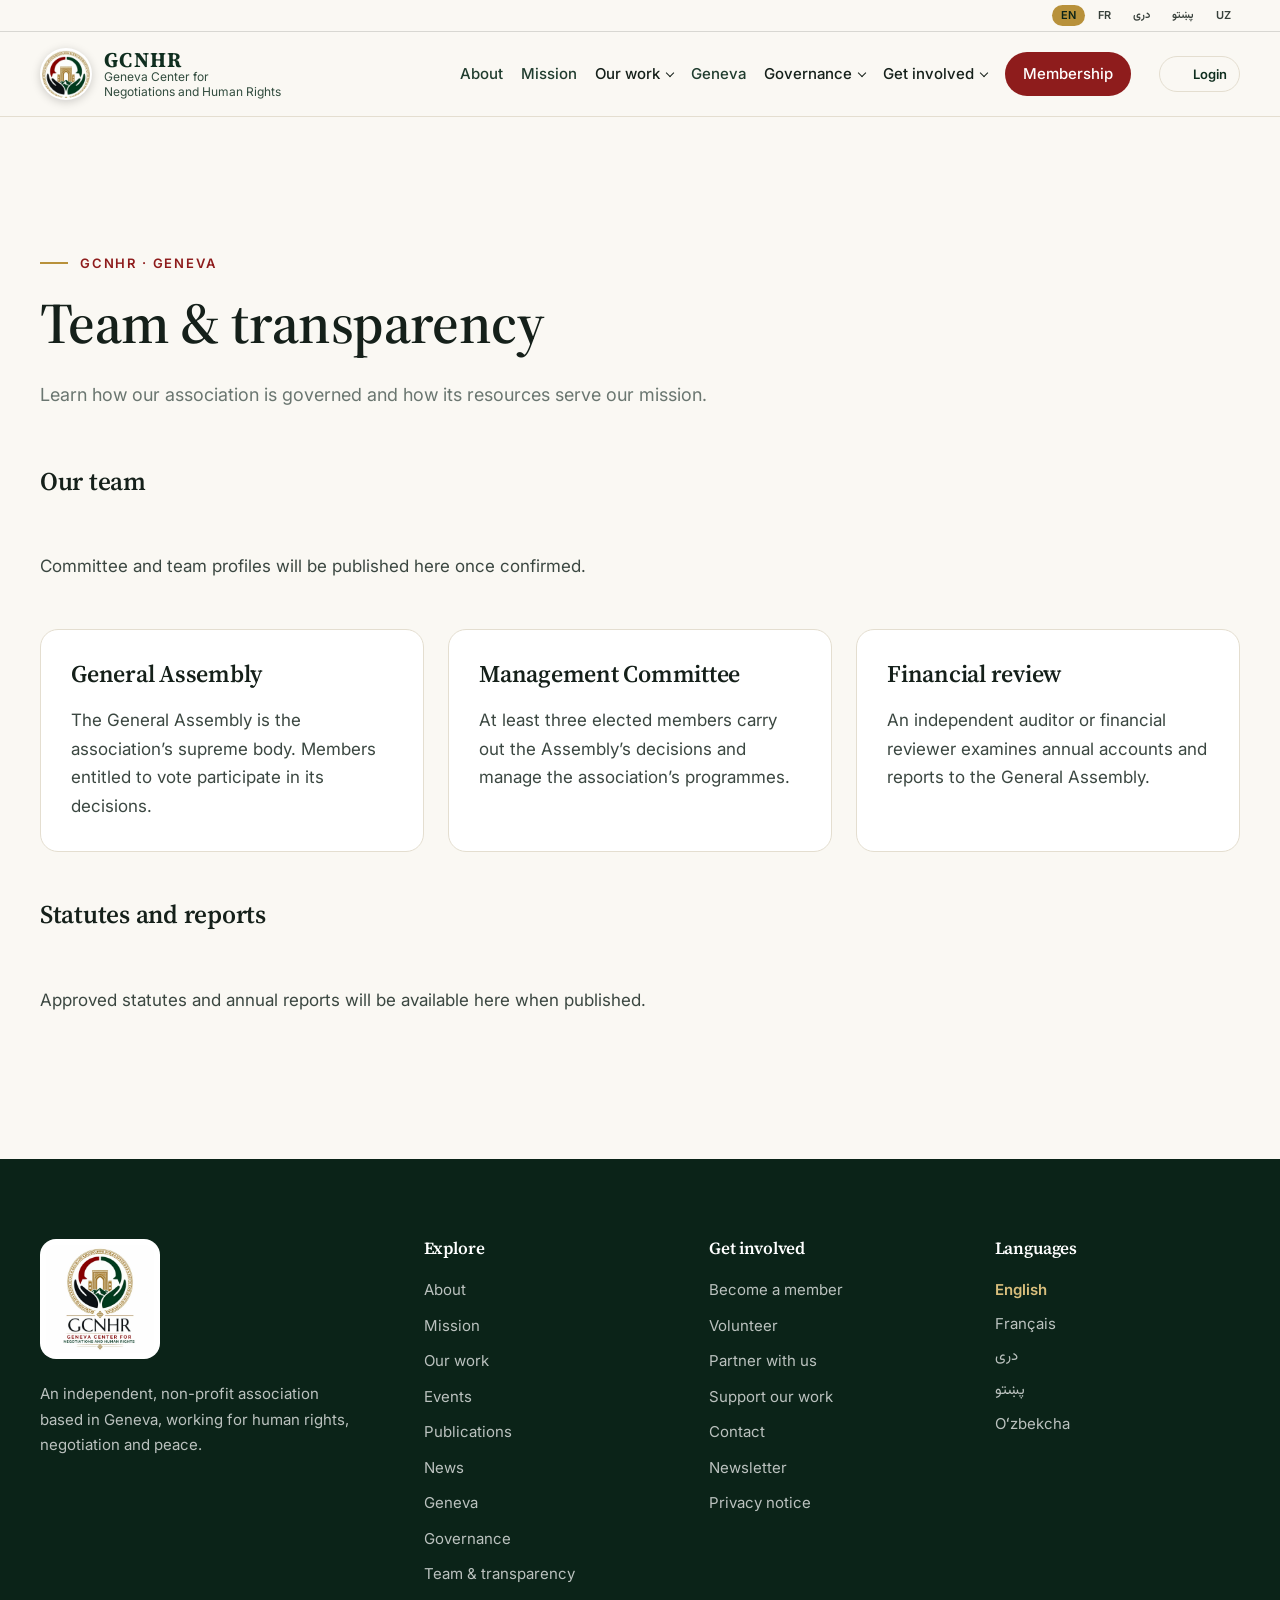
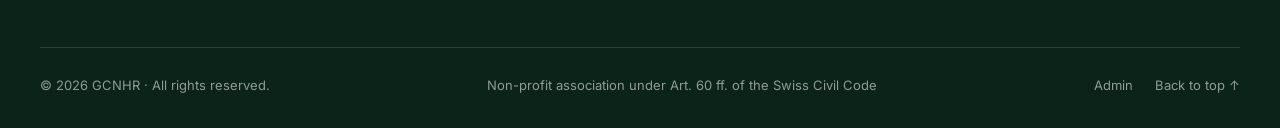
<file: transparency.html>
<!doctype html>
<html lang="en" dir="ltr">
  <head>
    <meta charset="utf-8">
    <meta name="viewport" content="width=device-width, initial-scale=1">
    <meta name="theme-color" content="#0f2e1f">
    <meta name="description" content="The Geneva Center for Negotiations and Human Rights (GCNHR) is an independent, non-profit association in Geneva promoting human rights, negotiation, peace and social justice, with particular attention to the Afghan people.">
    <title>Transparency | GCNHR</title>
    <link rel="icon" type="image/png" href="assets/img/favicon.png">
    <link rel="apple-touch-icon" href="assets/img/favicon.png">
    <meta property="og:title" content="Geneva Center for Negotiations and Human Rights">
    <meta property="og:description" content="Dialogue that protects dignity. Negotiation that builds peace.">
    <meta property="og:image" content="assets/img/logo.png">
    <link rel="preconnect" href="https://fonts.googleapis.com">
    <link rel="preconnect" href="https://fonts.gstatic.com" crossorigin>
    <link href="https://fonts.googleapis.com/css2?family=Inter:wght@400;500;600;700&family=Source+Serif+4:opsz,wght@8..60,500;8..60,600;8..60,700&family=Vazirmatn:wght@400;500;700;800&family=Noto+Sans+Arabic:wght@400;600;700&display=swap" rel="stylesheet">
    <link rel="preload" as="image" href="assets/img/hero-negotiation.webp">
    <link rel="stylesheet" href="styles.css">
    <script src="content/content.js" defer></script>
    <script src="app.js" defer></script>
    <script src="features.js" defer></script>
  </head>
  <body class="feature-page">
    <svg width="0" height="0" style="position:absolute" aria-hidden="true">
      <defs>
        <symbol id="i-women" viewBox="0 0 24 24"><circle cx="12" cy="8" r="4.5"/><path d="M12 12.5v8M8.5 17.5h7"/></symbol>
        <symbol id="i-dialogue" viewBox="0 0 24 24"><path d="M3.5 5.5h11v7h-6l-3.5 3v-3h-1.5z"/><path d="M14.5 9h6v7h-1.5v3l-3.5-3h-4.5v-3.5"/></symbol>
        <symbol id="i-research" viewBox="0 0 24 24"><circle cx="10.5" cy="10.5" r="6"/><path d="m15 15 5.5 5.5M8 10.5h5M10.5 8v5"/></symbol>
        <symbol id="i-peace" viewBox="0 0 24 24"><path d="M4 13c3-1 5.5-4 6-8 2 2 2.5 5 1.5 7.5 2.5-1.5 5.5-1.5 8.5 0-2.5 4-7 6.5-12 6.5H4z"/><path d="M4 19c4-3 7-5 9-9"/></symbol>
        <symbol id="i-child" viewBox="0 0 24 24"><path d="M4 6.5c3-1.5 5.5-1.5 8 0v13c-2.5-1.5-5-1.5-8 0zM12 6.5c2.5-1.5 5-1.5 8 0v13c-3-1.5-5.5-1.5-8 0"/></symbol>
        <symbol id="i-voice" viewBox="0 0 24 24"><path d="M4 9.5v5h3.5l5.5 4v-13l-5.5 4z"/><path d="M16 9a4 4 0 0 1 0 6M18.5 6.5a7.5 7.5 0 0 1 0 11"/></symbol>
        <symbol id="i-globe" viewBox="0 0 24 24"><circle cx="12" cy="12" r="8.5"/><path d="M3.5 12h17M12 3.5c2.5 2.5 3.5 5.5 3.5 8.5s-1 6-3.5 8.5c-2.5-2.5-3.5-5.5-3.5-8.5s1-6 3.5-8.5"/></symbol>
        <symbol id="i-network" viewBox="0 0 24 24"><circle cx="12" cy="5.5" r="2.5"/><circle cx="5" cy="17.5" r="2.5"/><circle cx="19" cy="17.5" r="2.5"/><path d="m10.8 7.7-4.6 7.6M13.2 7.7l4.6 7.6M7.5 17.5h9"/></symbol>
        <symbol id="i-table" viewBox="0 0 24 24"><ellipse cx="12" cy="12" rx="6" ry="3.5"/><circle cx="12" cy="4" r="1.6"/><circle cx="12" cy="20" r="1.6"/><circle cx="3" cy="12" r="1.6"/><circle cx="21" cy="12" r="1.6"/></symbol>
        <symbol id="i-doc" viewBox="0 0 24 24"><path d="M6 3.5h8l4 4v13H6z"/><path d="M14 3.5v4h4M9 12h6M9 15.5h6"/></symbol>
        <symbol id="i-megaphone" viewBox="0 0 24 24"><path d="M4 10v4h3l9 4.5v-13L7 10z"/><path d="M7 14l1.5 5.5h2.5L10 15.2M19 10v4"/></symbol>
        <symbol id="i-handshake" viewBox="0 0 24 24"><path d="m2.5 11 4-4.5 3.5 1.5 3-1.5 5 2 3.5 3"/><path d="m21.5 11.5-5.5 5.5c-.8.8-2 .8-2.8 0L7 11"/><path d="M10 8l-2.5 3c-.6.8.2 2 1.2 1.6L12 11l4.5 4M2.5 11l4.5 4.5"/></symbol>
        <symbol id="i-book" viewBox="0 0 24 24"><path d="M5 4.5h10.5a3 3 0 0 1 3 3v12H8a3 3 0 0 1-3-3z"/><path d="M5 16.5a3 3 0 0 1 3-3h10.5M9 8h6"/></symbol>
        <symbol id="i-cap" viewBox="0 0 24 24"><path d="m2.5 9 9.5-4.5L21.5 9 12 13.5z"/><path d="M6.5 11v5c3.5 2.5 7.5 2.5 11 0v-5M21.5 9v5"/></symbol>
        <symbol id="i-dove" viewBox="0 0 24 24"><path d="M3 18c5 0 9-2 11-6l6.5-5.5-4-.5c-1.5-1-3.5-.5-4.5 1L9 12C7 10 5.5 7 5.5 4 3 6 2.5 10 5 13z"/></symbol>
        <symbol id="i-shield" viewBox="0 0 24 24"><path d="M12 3 4.5 6v5.5c0 4.5 3 8 7.5 9.5 4.5-1.5 7.5-5 7.5-9.5V6z"/><path d="m9 12 2 2 4-4"/></symbol>
        <symbol id="i-scale" viewBox="0 0 24 24"><path d="M12 4v16M7 20h10M5 7h14M5 7l-3 6.5a3 3 0 0 0 6 0zM19 7l-3 6.5a3 3 0 0 0 6 0z"/></symbol>
        <symbol id="i-eye" viewBox="0 0 24 24"><path d="M2.5 12S6 5.5 12 5.5 21.5 12 21.5 12 18 18.5 12 18.5 2.5 12 2.5 12z"/><circle cx="12" cy="12" r="3"/></symbol>
        <symbol id="i-heart" viewBox="0 0 24 24"><path d="M12 20s-8-4.8-8-10.5A4.5 4.5 0 0 1 12 7a4.5 4.5 0 0 1 8 2.5C20 15.2 12 20 12 20z"/></symbol>
        <symbol id="i-users" viewBox="0 0 24 24"><circle cx="9" cy="8" r="3.5"/><path d="M2.5 20c0-3.5 3-6 6.5-6s6.5 2.5 6.5 6"/><circle cx="17" cy="9" r="2.5"/><path d="M16.5 14c3 0 5 2 5 5"/></symbol>
        <symbol id="i-pin" viewBox="0 0 24 24"><path d="M12 21s-7-6.2-7-11.5a7 7 0 0 1 14 0C19 14.8 12 21 12 21z"/><circle cx="12" cy="9.5" r="2.5"/></symbol>
        <symbol id="i-mail" viewBox="0 0 24 24"><rect x="3" y="5.5" width="18" height="13" rx="1.5"/><path d="m3.5 6.5 8.5 6.5 8.5-6.5"/></symbol>
        <symbol id="i-arrow" viewBox="0 0 24 24"><path d="M5 12h14M13 6l6 6-6 6"/></symbol>
        <symbol id="i-login" viewBox="0 0 24 24"><circle cx="12" cy="8" r="3.8"/><path d="M4.5 20.5c.8-4 3.8-6.5 7.5-6.5s6.7 2.5 7.5 6.5"/></symbol>
      </defs>
    </svg>

    <a class="skip-link" href="#main" data-i18n="skip">Skip to content</a>

    <header class="site-header" id="site-header">
      <div class="language-bar"><div class="container language-bar-inner"><div class="lang-switch" role="group" aria-label="Language">
          <button type="button" data-lang="en" lang="en">EN</button>
          <button type="button" data-lang="fr" lang="fr">FR</button>
          <button type="button" data-lang="fa" lang="fa-AF">دری</button>
          <button type="button" data-lang="ps" lang="ps">پښتو</button>
          <button type="button" data-lang="uz" lang="uz">UZ</button>
        </div></div></div>
      <div class="container header-inner">
        <a class="brand" href="index.html#top" aria-label="GCNHR">
          <img data-img="emblem" class="brand-emblem" src="assets/img/emblem.webp" width="56" height="56" alt="">
          <span class="brand-text">
            <strong>GCNHR</strong>
            <span data-i18n="brandName">Geneva Center for Negotiations and Human Rights</span>
          </span>
        </a>

        <nav class="primary-nav" id="primary-nav" aria-label="Main">
          <a href="index.html#about" data-i18n="navAbout">About</a>
          <a href="index.html#mission" data-i18n="navMission">Mission</a>
          <details class="nav-group"><summary><span data-i18n="navWork">Our work</span></summary><div class="nav-submenu"><a href="index.html#work" data-i18n="navWork">Our work</a><a href="events.html" data-i18n="featureNavEvents">Events</a><a href="publications.html" data-i18n="featureNavPublications">Publications</a><a href="news.html" data-i18n="featureNavNews">News</a></div></details>
          <a href="index.html#geneva" data-i18n="navGeneva">Geneva</a>
          <details class="nav-group"><summary><span data-i18n="navGovernance">Governance</span></summary><div class="nav-submenu"><a href="index.html#governance" data-i18n="navGovernance">Governance</a><a href="transparency.html" data-i18n="featureNavTransparency">Team & transparency</a></div></details>
          <details class="nav-group"><summary><span data-i18n="navInvolved">Get involved</span></summary><div class="nav-submenu"><a href="membership.html" data-i18n="featureNavMembership">Membership</a><a href="volunteer.html" data-i18n="featureNavVolunteer">Volunteer</a><a href="partnerships.html" data-i18n="featureNavPartnerships">Partnerships</a><a href="newsletter.html" data-i18n="featureNavNewsletter">Newsletter</a><a href="donate.html" data-i18n="featureNavDonate">Donate</a></div></details>
          <a class="nav-cta" href="membership.html" data-i18n="featureNavMembership">Membership</a>
          <a class="nav-login js-login" href="admin/"><svg class="icon"><use href="index.html#i-login"/></svg><span data-i18n="loginBtn">Login</span></a>
        </nav>



        <button class="login-btn js-login" type="button"><svg class="icon"><use href="index.html#i-login"/></svg><span data-i18n="loginBtn">Login</span></button>

        <button class="menu-toggle" type="button" aria-expanded="false" aria-controls="primary-nav">
          <span class="sr-only" data-i18n="menu">Menu</span>
          <span class="bar"></span><span class="bar"></span><span class="bar"></span>
        </button>
      </div>
    </header>

    <main id="main" class="feature-main"><section class="section"><div class="container"><div class="section-head"><p class="eyebrow">GCNHR · Geneva</p><h1><span data-i18n="featureTeamtransparencyTitle">Team & transparency</span></h1><p><span data-i18n="featureTeamtransparencyLead">Learn how our association is governed and how its resources serve our mission.</span></p></div><h2><span data-i18n="featureTeam">Our team</span></h2><div class="feature-grid" data-collection="team"></div><p data-empty><span data-i18n="featureEmptyTeam">Committee and team profiles will be published here once confirmed.</span></p><div class="feature-grid feature-space"><article class="feature-card"><h2><span data-i18n="featureGeneralAssembly">General Assembly</span></h2><p><span data-i18n="featureGeneralAssemblyBody">The General Assembly is the association’s supreme body. Members entitled to vote participate in its decisions.</span></p></article><article class="feature-card"><h2><span data-i18n="featureManagementCommittee">Management Committee</span></h2><p><span data-i18n="featureManagementCommitteeBody">At least three elected members carry out the Assembly’s decisions and manage the association’s programmes.</span></p></article><article class="feature-card"><h2><span data-i18n="featureFinancialreview">Financial review</span></h2><p><span data-i18n="featureFinancialreviewBody">An independent auditor or financial reviewer examines annual accounts and reports to the General Assembly.</span></p></article></div><h2 class="feature-space"><span data-i18n="featureDocuments">Statutes and reports</span></h2><div class="feature-grid" data-collection="documents"></div><p data-empty><span data-i18n="featureEmptyDocuments">Approved statutes and annual reports will be available here when published.</span></p></div></section></main>

    <footer class="site-footer">
      <div class="container footer-grid">
        <div class="footer-brand">
          <img data-img="logo" src="assets/img/logo.webp" width="140" height="140" alt="GCNHR logo" loading="lazy">
          <p data-i18n="footerTag">An independent, non-profit association based in Geneva, working for human rights, negotiation and peace.</p>
        </div>
        <nav class="footer-nav" aria-label="Footer">
          <h4 data-i18n="footerExplore">Explore</h4>
          <a href="index.html#about" data-i18n="navAbout">About</a>
          <a href="index.html#mission" data-i18n="navMission">Mission</a>
          <a href="index.html#work" data-i18n="navWork">Our work</a><a href="events.html" data-i18n="featureNavEvents">Events</a><a href="publications.html" data-i18n="featureNavPublications">Publications</a><a href="news.html" data-i18n="featureNavNews">News</a>
          <a href="index.html#geneva" data-i18n="navGeneva">Geneva</a>
          <a href="index.html#governance" data-i18n="navGovernance">Governance</a><a href="transparency.html" data-i18n="featureNavTransparency">Team & transparency</a>
        </nav>
        <div class="footer-nav">
          <h4 data-i18n="navInvolved">Get involved</h4>
          <a href="membership.html" data-i18n="inv1t">Become a member</a>
          <a href="volunteer.html" data-i18n="featureNavVolunteer">Volunteer</a><a href="partnerships.html" data-i18n="inv2t">Partner with us</a>
          <a href="donate.html" data-i18n="inv3t">Support our work</a>
          <a href="index.html#contact" data-i18n="contactEyebrow">Contact</a><a href="newsletter.html" data-i18n="featureNavNewsletter">Newsletter</a><a href="privacy.html" data-i18n="featurePrivacy">Privacy notice</a>
        </div>
        <div class="footer-nav">
          <h4 data-i18n="footerLang">Languages</h4>
          <div class="footer-langs">
            <button type="button" data-lang="en" lang="en">English</button>
            <button type="button" data-lang="fr" lang="fr">Français</button>
            <button type="button" data-lang="fa" lang="fa-AF">دری</button>
            <button type="button" data-lang="ps" lang="ps">پښتو</button>
            <button type="button" data-lang="uz" lang="uz">Oʻzbekcha</button>
          </div>
        </div>
      </div>
      <div class="container footer-bottom">
        <span>© <span id="year">2026</span> GCNHR · <span data-i18n="rights">All rights reserved.</span></span>
        <span data-i18n="footerLegal">Non-profit association under Art. 60 ff. of the Swiss Civil Code</span>
        <span class="footer-links"><a href="admin/" rel="nofollow" data-i18n="adminLink">Admin</a><a href="index.html#top" data-i18n="backTop">Back to top ↑</a></span>
      </div>
    </footer>
  </body>
</html>
</file>
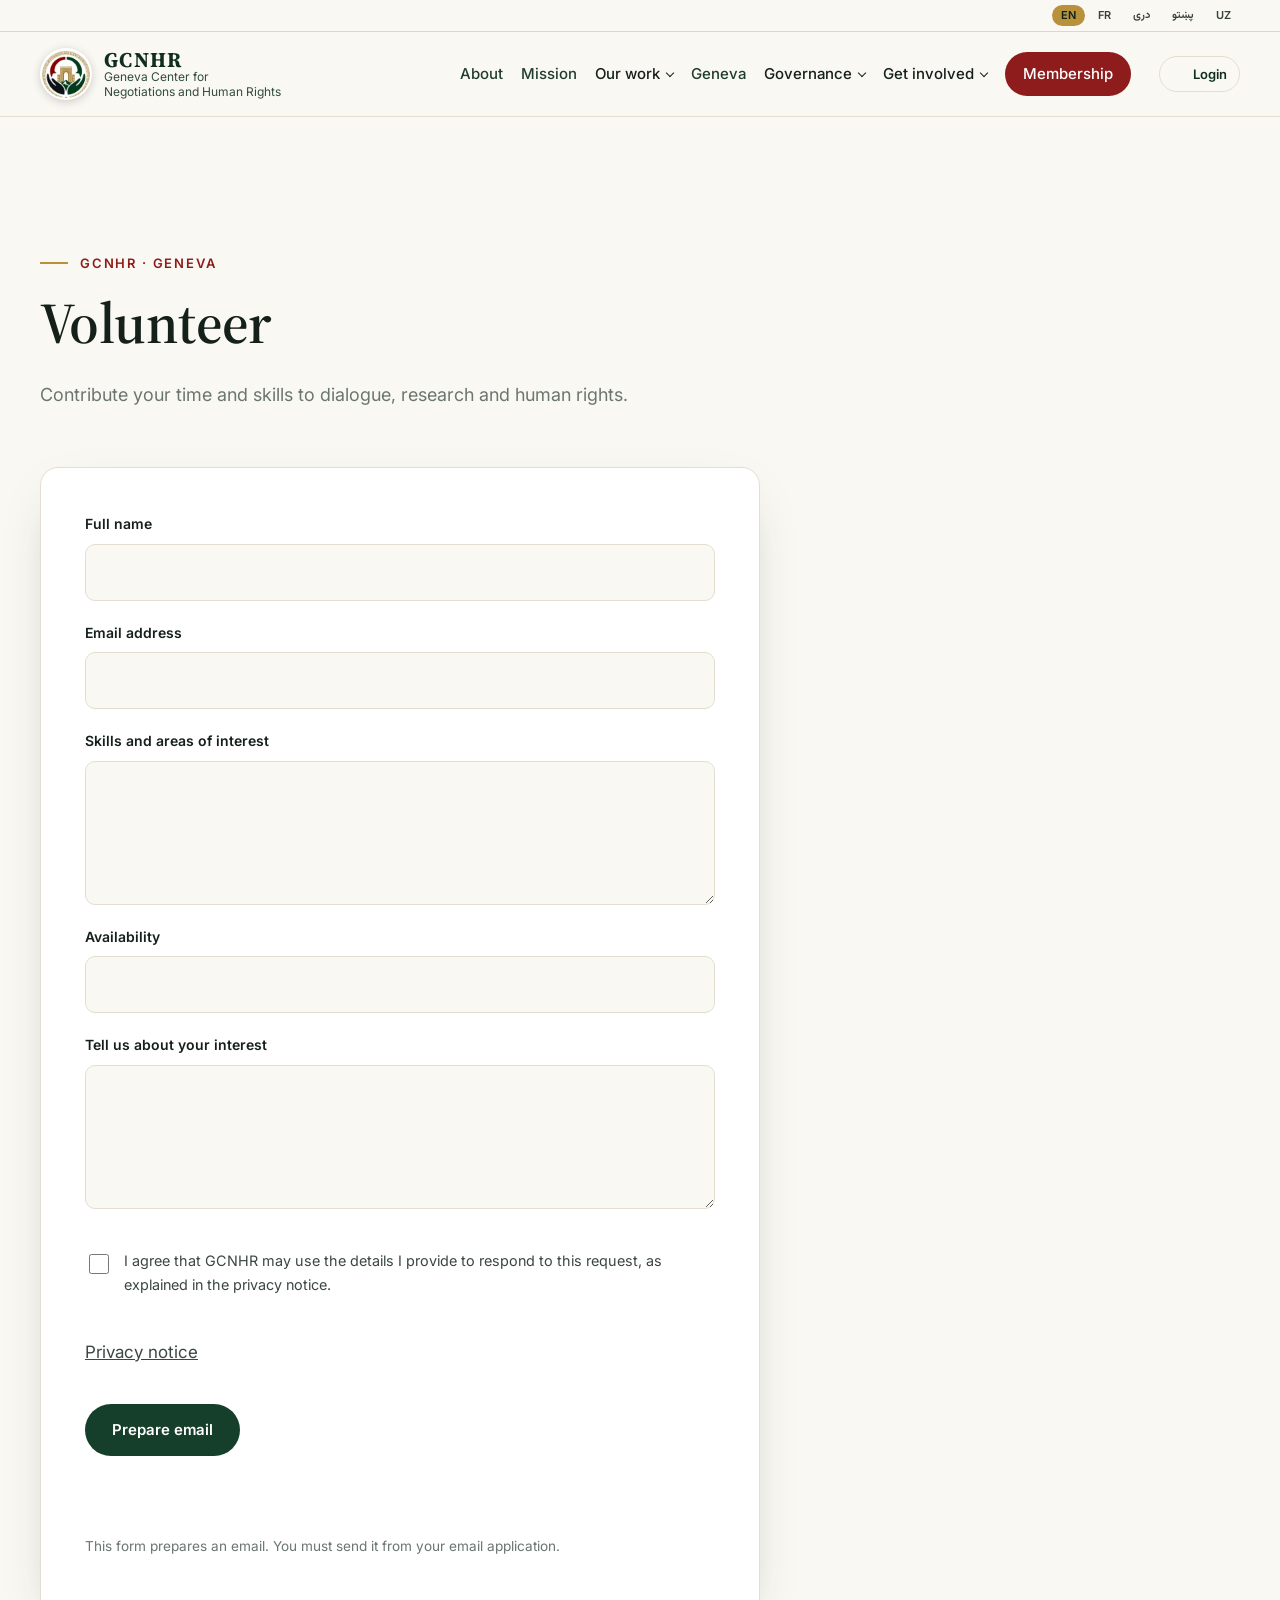
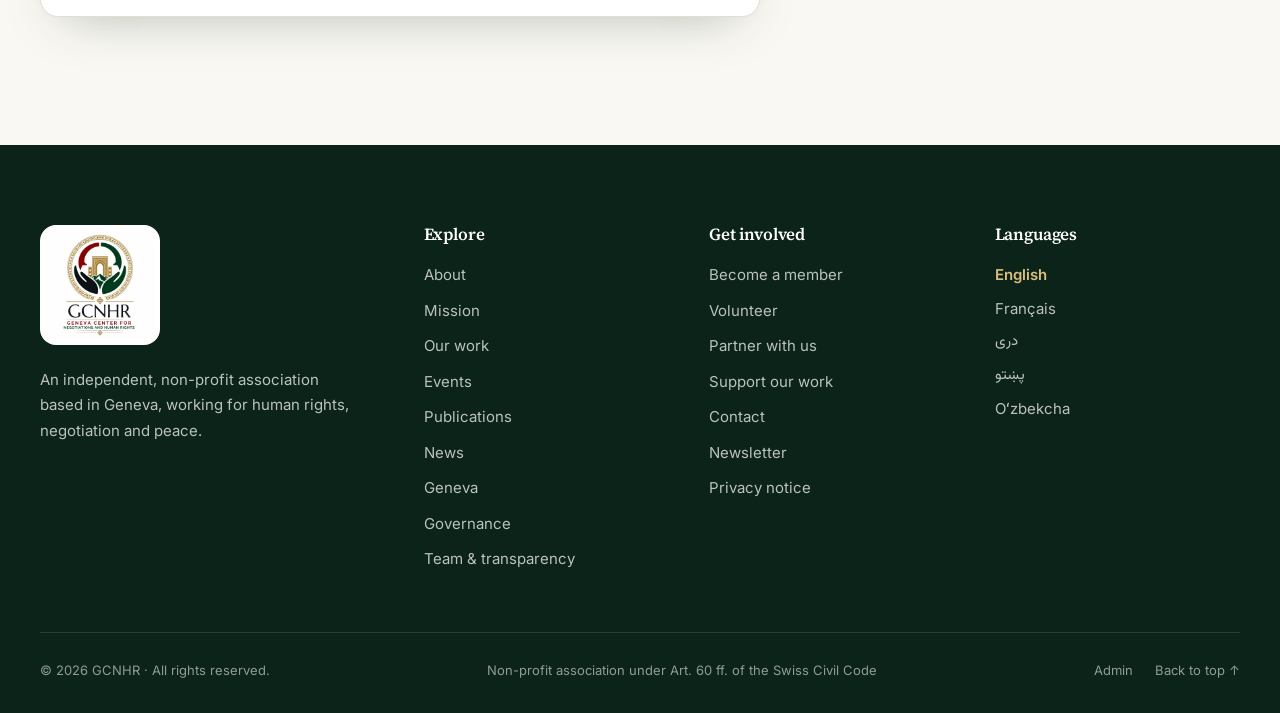
<file: volunteer.html>
<!doctype html>
<html lang="en" dir="ltr">
  <head>
    <meta charset="utf-8">
    <meta name="viewport" content="width=device-width, initial-scale=1">
    <meta name="theme-color" content="#0f2e1f">
    <meta name="description" content="The Geneva Center for Negotiations and Human Rights (GCNHR) is an independent, non-profit association in Geneva promoting human rights, negotiation, peace and social justice, with particular attention to the Afghan people.">
    <title>Volunteer | GCNHR</title>
    <link rel="icon" type="image/png" href="assets/img/favicon.png">
    <link rel="apple-touch-icon" href="assets/img/favicon.png">
    <meta property="og:title" content="Geneva Center for Negotiations and Human Rights">
    <meta property="og:description" content="Dialogue that protects dignity. Negotiation that builds peace.">
    <meta property="og:image" content="assets/img/logo.png">
    <link rel="preconnect" href="https://fonts.googleapis.com">
    <link rel="preconnect" href="https://fonts.gstatic.com" crossorigin>
    <link href="https://fonts.googleapis.com/css2?family=Inter:wght@400;500;600;700&family=Source+Serif+4:opsz,wght@8..60,500;8..60,600;8..60,700&family=Vazirmatn:wght@400;500;700;800&family=Noto+Sans+Arabic:wght@400;600;700&display=swap" rel="stylesheet">
    <link rel="preload" as="image" href="assets/img/hero-negotiation.webp">
    <link rel="stylesheet" href="styles.css">
    <script src="content/content.js" defer></script>
    <script src="app.js" defer></script>
    <script src="features.js" defer></script>
  </head>
  <body class="feature-page">
    <svg width="0" height="0" style="position:absolute" aria-hidden="true">
      <defs>
        <symbol id="i-women" viewBox="0 0 24 24"><circle cx="12" cy="8" r="4.5"/><path d="M12 12.5v8M8.5 17.5h7"/></symbol>
        <symbol id="i-dialogue" viewBox="0 0 24 24"><path d="M3.5 5.5h11v7h-6l-3.5 3v-3h-1.5z"/><path d="M14.5 9h6v7h-1.5v3l-3.5-3h-4.5v-3.5"/></symbol>
        <symbol id="i-research" viewBox="0 0 24 24"><circle cx="10.5" cy="10.5" r="6"/><path d="m15 15 5.5 5.5M8 10.5h5M10.5 8v5"/></symbol>
        <symbol id="i-peace" viewBox="0 0 24 24"><path d="M4 13c3-1 5.5-4 6-8 2 2 2.5 5 1.5 7.5 2.5-1.5 5.5-1.5 8.5 0-2.5 4-7 6.5-12 6.5H4z"/><path d="M4 19c4-3 7-5 9-9"/></symbol>
        <symbol id="i-child" viewBox="0 0 24 24"><path d="M4 6.5c3-1.5 5.5-1.5 8 0v13c-2.5-1.5-5-1.5-8 0zM12 6.5c2.5-1.5 5-1.5 8 0v13c-3-1.5-5.5-1.5-8 0"/></symbol>
        <symbol id="i-voice" viewBox="0 0 24 24"><path d="M4 9.5v5h3.5l5.5 4v-13l-5.5 4z"/><path d="M16 9a4 4 0 0 1 0 6M18.5 6.5a7.5 7.5 0 0 1 0 11"/></symbol>
        <symbol id="i-globe" viewBox="0 0 24 24"><circle cx="12" cy="12" r="8.5"/><path d="M3.5 12h17M12 3.5c2.5 2.5 3.5 5.5 3.5 8.5s-1 6-3.5 8.5c-2.5-2.5-3.5-5.5-3.5-8.5s1-6 3.5-8.5"/></symbol>
        <symbol id="i-network" viewBox="0 0 24 24"><circle cx="12" cy="5.5" r="2.5"/><circle cx="5" cy="17.5" r="2.5"/><circle cx="19" cy="17.5" r="2.5"/><path d="m10.8 7.7-4.6 7.6M13.2 7.7l4.6 7.6M7.5 17.5h9"/></symbol>
        <symbol id="i-table" viewBox="0 0 24 24"><ellipse cx="12" cy="12" rx="6" ry="3.5"/><circle cx="12" cy="4" r="1.6"/><circle cx="12" cy="20" r="1.6"/><circle cx="3" cy="12" r="1.6"/><circle cx="21" cy="12" r="1.6"/></symbol>
        <symbol id="i-doc" viewBox="0 0 24 24"><path d="M6 3.5h8l4 4v13H6z"/><path d="M14 3.5v4h4M9 12h6M9 15.5h6"/></symbol>
        <symbol id="i-megaphone" viewBox="0 0 24 24"><path d="M4 10v4h3l9 4.5v-13L7 10z"/><path d="M7 14l1.5 5.5h2.5L10 15.2M19 10v4"/></symbol>
        <symbol id="i-handshake" viewBox="0 0 24 24"><path d="m2.5 11 4-4.5 3.5 1.5 3-1.5 5 2 3.5 3"/><path d="m21.5 11.5-5.5 5.5c-.8.8-2 .8-2.8 0L7 11"/><path d="M10 8l-2.5 3c-.6.8.2 2 1.2 1.6L12 11l4.5 4M2.5 11l4.5 4.5"/></symbol>
        <symbol id="i-book" viewBox="0 0 24 24"><path d="M5 4.5h10.5a3 3 0 0 1 3 3v12H8a3 3 0 0 1-3-3z"/><path d="M5 16.5a3 3 0 0 1 3-3h10.5M9 8h6"/></symbol>
        <symbol id="i-cap" viewBox="0 0 24 24"><path d="m2.5 9 9.5-4.5L21.5 9 12 13.5z"/><path d="M6.5 11v5c3.5 2.5 7.5 2.5 11 0v-5M21.5 9v5"/></symbol>
        <symbol id="i-dove" viewBox="0 0 24 24"><path d="M3 18c5 0 9-2 11-6l6.5-5.5-4-.5c-1.5-1-3.5-.5-4.5 1L9 12C7 10 5.5 7 5.5 4 3 6 2.5 10 5 13z"/></symbol>
        <symbol id="i-shield" viewBox="0 0 24 24"><path d="M12 3 4.5 6v5.5c0 4.5 3 8 7.5 9.5 4.5-1.5 7.5-5 7.5-9.5V6z"/><path d="m9 12 2 2 4-4"/></symbol>
        <symbol id="i-scale" viewBox="0 0 24 24"><path d="M12 4v16M7 20h10M5 7h14M5 7l-3 6.5a3 3 0 0 0 6 0zM19 7l-3 6.5a3 3 0 0 0 6 0z"/></symbol>
        <symbol id="i-eye" viewBox="0 0 24 24"><path d="M2.5 12S6 5.5 12 5.5 21.5 12 21.5 12 18 18.5 12 18.5 2.5 12 2.5 12z"/><circle cx="12" cy="12" r="3"/></symbol>
        <symbol id="i-heart" viewBox="0 0 24 24"><path d="M12 20s-8-4.8-8-10.5A4.5 4.5 0 0 1 12 7a4.5 4.5 0 0 1 8 2.5C20 15.2 12 20 12 20z"/></symbol>
        <symbol id="i-users" viewBox="0 0 24 24"><circle cx="9" cy="8" r="3.5"/><path d="M2.5 20c0-3.5 3-6 6.5-6s6.5 2.5 6.5 6"/><circle cx="17" cy="9" r="2.5"/><path d="M16.5 14c3 0 5 2 5 5"/></symbol>
        <symbol id="i-pin" viewBox="0 0 24 24"><path d="M12 21s-7-6.2-7-11.5a7 7 0 0 1 14 0C19 14.8 12 21 12 21z"/><circle cx="12" cy="9.5" r="2.5"/></symbol>
        <symbol id="i-mail" viewBox="0 0 24 24"><rect x="3" y="5.5" width="18" height="13" rx="1.5"/><path d="m3.5 6.5 8.5 6.5 8.5-6.5"/></symbol>
        <symbol id="i-arrow" viewBox="0 0 24 24"><path d="M5 12h14M13 6l6 6-6 6"/></symbol>
        <symbol id="i-login" viewBox="0 0 24 24"><circle cx="12" cy="8" r="3.8"/><path d="M4.5 20.5c.8-4 3.8-6.5 7.5-6.5s6.7 2.5 7.5 6.5"/></symbol>
      </defs>
    </svg>

    <a class="skip-link" href="#main" data-i18n="skip">Skip to content</a>

    <header class="site-header" id="site-header">
      <div class="language-bar"><div class="container language-bar-inner"><div class="lang-switch" role="group" aria-label="Language">
          <button type="button" data-lang="en" lang="en">EN</button>
          <button type="button" data-lang="fr" lang="fr">FR</button>
          <button type="button" data-lang="fa" lang="fa-AF">دری</button>
          <button type="button" data-lang="ps" lang="ps">پښتو</button>
          <button type="button" data-lang="uz" lang="uz">UZ</button>
        </div></div></div>
      <div class="container header-inner">
        <a class="brand" href="index.html#top" aria-label="GCNHR">
          <img data-img="emblem" class="brand-emblem" src="assets/img/emblem.webp" width="56" height="56" alt="">
          <span class="brand-text">
            <strong>GCNHR</strong>
            <span data-i18n="brandName">Geneva Center for Negotiations and Human Rights</span>
          </span>
        </a>

        <nav class="primary-nav" id="primary-nav" aria-label="Main">
          <a href="index.html#about" data-i18n="navAbout">About</a>
          <a href="index.html#mission" data-i18n="navMission">Mission</a>
          <details class="nav-group"><summary><span data-i18n="navWork">Our work</span></summary><div class="nav-submenu"><a href="index.html#work" data-i18n="navWork">Our work</a><a href="events.html" data-i18n="featureNavEvents">Events</a><a href="publications.html" data-i18n="featureNavPublications">Publications</a><a href="news.html" data-i18n="featureNavNews">News</a></div></details>
          <a href="index.html#geneva" data-i18n="navGeneva">Geneva</a>
          <details class="nav-group"><summary><span data-i18n="navGovernance">Governance</span></summary><div class="nav-submenu"><a href="index.html#governance" data-i18n="navGovernance">Governance</a><a href="transparency.html" data-i18n="featureNavTransparency">Team & transparency</a></div></details>
          <details class="nav-group"><summary><span data-i18n="navInvolved">Get involved</span></summary><div class="nav-submenu"><a href="membership.html" data-i18n="featureNavMembership">Membership</a><a href="volunteer.html" data-i18n="featureNavVolunteer">Volunteer</a><a href="partnerships.html" data-i18n="featureNavPartnerships">Partnerships</a><a href="newsletter.html" data-i18n="featureNavNewsletter">Newsletter</a><a href="donate.html" data-i18n="featureNavDonate">Donate</a></div></details>
          <a class="nav-cta" href="membership.html" data-i18n="featureNavMembership">Membership</a>
          <a class="nav-login js-login" href="admin/"><svg class="icon"><use href="index.html#i-login"/></svg><span data-i18n="loginBtn">Login</span></a>
        </nav>



        <button class="login-btn js-login" type="button"><svg class="icon"><use href="index.html#i-login"/></svg><span data-i18n="loginBtn">Login</span></button>

        <button class="menu-toggle" type="button" aria-expanded="false" aria-controls="primary-nav">
          <span class="sr-only" data-i18n="menu">Menu</span>
          <span class="bar"></span><span class="bar"></span><span class="bar"></span>
        </button>
      </div>
    </header>

    <main id="main" class="feature-main"><section class="section"><div class="container"><div class="section-head"><p class="eyebrow">GCNHR · Geneva</p><h1><span data-i18n="featureVolunteerTitle">Volunteer</span></h1><p><span data-i18n="featureVolunteerLead">Contribute your time and skills to dialogue, research and human rights.</span></p></div><form method="post" class="contact-form feature-form" data-kind="volunteer">
 <div class="field"><label for="a-name"><span data-i18n="featureFieldName">Full name</span></label><input id="a-name" name="name" type="text" required></div><div class="field"><label for="a-email"><span data-i18n="featureFieldEmail">Email address</span></label><input id="a-email" name="email" type="email" required autocomplete="email" dir="ltr"></div><div class="field"><label for="a-skills"><span data-i18n="featureFieldSkills">Skills and areas of interest</span></label><textarea id="a-skills" name="skills" rows="4" required></textarea></div><div class="field"><label for="a-availability"><span data-i18n="featureFieldAvailability">Availability</span></label><input id="a-availability" name="availability" type="text" required></div><div class="field"><label for="a-message"><span data-i18n="featureFieldMessage">Tell us about your interest</span></label><textarea id="a-message" name="message" rows="4" required></textarea></div>
 <label class="feature-consent"><input type="checkbox" name="consent" required> <span data-i18n="featureConsent">I agree that GCNHR may use the details I provide to respond to this request, as explained in the privacy notice.</span></label>
 <p><a href="privacy.html"><span data-i18n="featurePrivacy">Privacy notice</span></a></p>
 <button class="btn btn-green" type="submit" data-submit><span data-i18n="featurePrepare">Prepare email</span></button>
 <p class="form-note" data-status role="status" aria-live="polite"></p>
 <p class="feature-delivery" data-delivery></p></form></div></section></main>

    <footer class="site-footer">
      <div class="container footer-grid">
        <div class="footer-brand">
          <img data-img="logo" src="assets/img/logo.webp" width="140" height="140" alt="GCNHR logo" loading="lazy">
          <p data-i18n="footerTag">An independent, non-profit association based in Geneva, working for human rights, negotiation and peace.</p>
        </div>
        <nav class="footer-nav" aria-label="Footer">
          <h4 data-i18n="footerExplore">Explore</h4>
          <a href="index.html#about" data-i18n="navAbout">About</a>
          <a href="index.html#mission" data-i18n="navMission">Mission</a>
          <a href="index.html#work" data-i18n="navWork">Our work</a><a href="events.html" data-i18n="featureNavEvents">Events</a><a href="publications.html" data-i18n="featureNavPublications">Publications</a><a href="news.html" data-i18n="featureNavNews">News</a>
          <a href="index.html#geneva" data-i18n="navGeneva">Geneva</a>
          <a href="index.html#governance" data-i18n="navGovernance">Governance</a><a href="transparency.html" data-i18n="featureNavTransparency">Team & transparency</a>
        </nav>
        <div class="footer-nav">
          <h4 data-i18n="navInvolved">Get involved</h4>
          <a href="membership.html" data-i18n="inv1t">Become a member</a>
          <a href="volunteer.html" data-i18n="featureNavVolunteer">Volunteer</a><a href="partnerships.html" data-i18n="inv2t">Partner with us</a>
          <a href="donate.html" data-i18n="inv3t">Support our work</a>
          <a href="index.html#contact" data-i18n="contactEyebrow">Contact</a><a href="newsletter.html" data-i18n="featureNavNewsletter">Newsletter</a><a href="privacy.html" data-i18n="featurePrivacy">Privacy notice</a>
        </div>
        <div class="footer-nav">
          <h4 data-i18n="footerLang">Languages</h4>
          <div class="footer-langs">
            <button type="button" data-lang="en" lang="en">English</button>
            <button type="button" data-lang="fr" lang="fr">Français</button>
            <button type="button" data-lang="fa" lang="fa-AF">دری</button>
            <button type="button" data-lang="ps" lang="ps">پښتو</button>
            <button type="button" data-lang="uz" lang="uz">Oʻzbekcha</button>
          </div>
        </div>
      </div>
      <div class="container footer-bottom">
        <span>© <span id="year">2026</span> GCNHR · <span data-i18n="rights">All rights reserved.</span></span>
        <span data-i18n="footerLegal">Non-profit association under Art. 60 ff. of the Swiss Civil Code</span>
        <span class="footer-links"><a href="admin/" rel="nofollow" data-i18n="adminLink">Admin</a><a href="index.html#top" data-i18n="backTop">Back to top ↑</a></span>
      </div>
    </footer>
  </body>
</html>
</file>
<file: styles.css>
:root {
  --green-950: #0b2318;
  --green-900: #0f2e1f;
  --green-800: #163f2b;
  --green-700: #1e5136;
  --red: #8e1c1c;
  --red-600: #a32a26;
  --gold: #b8913a;
  --gold-300: #d9be7c;
  --gold-100: #f3ead4;
  --ink: #15201a;
  --text: #3b4741;
  --muted: #6a7670;
  --paper: #faf8f3;
  --sand: #f2eee4;
  --line: #e4ded0;
  --white: #fff;

  --font-sans: "Inter", system-ui, -apple-system, "Segoe UI", Roboto, sans-serif;
  --font-serif: "Source Serif 4", Georgia, "Times New Roman", serif;
  --font-arabic: "Vazirmatn", "Noto Sans Arabic", Tahoma, sans-serif;

  --radius: 18px;
  --radius-sm: 10px;
  --shadow: 0 18px 50px -24px rgba(15, 46, 31, .35);
  --header-h: 116px;
  --shade-dir: 90deg;

  color-scheme: light;
}

html[dir="rtl"] {
  --font-sans: var(--font-arabic);
  --font-serif: var(--font-arabic);
  --shade-dir: 270deg;
}

*, *::before, *::after { box-sizing: border-box; }
html { scroll-behavior: smooth; scroll-padding-top: calc(var(--header-h) + 12px); -webkit-text-size-adjust: 100%; }
body {
  margin: 0;
  background: var(--paper);
  color: var(--text);
  font: 400 17px/1.7 var(--font-sans);
  -webkit-font-smoothing: antialiased;
  overflow-x: hidden;
}
html[dir="rtl"] body { font-size: 18px; line-height: 1.95; }
img { display: block; max-width: 100%; }
a { color: inherit; }
button, input, select, textarea { font: inherit; color: inherit; }
h1, h2, h3, h4 { margin: 0; color: var(--ink); font-family: var(--font-serif); font-weight: 600; line-height: 1.15; letter-spacing: -.01em; }
html[dir="rtl"] :is(h1, h2, h3, h4) { font-weight: 800; letter-spacing: 0; line-height: 1.45; }
p { margin: 0 0 1em; }

.container { width: min(1200px, 100% - 48px); margin-inline: auto; }
.sr-only { position: absolute; width: 1px; height: 1px; overflow: hidden; clip: rect(0 0 0 0); white-space: nowrap; }
.skip-link { position: absolute; inset-inline-start: 12px; top: 12px; z-index: 100; padding: 10px 16px; border-radius: 8px; background: var(--white); color: var(--green-900); font-weight: 600; transform: translateY(-200%); }
.skip-link:focus { transform: none; }
:focus-visible { outline: 3px solid var(--gold); outline-offset: 3px; border-radius: 4px; }

.icon { width: 20px; height: 20px; flex: none; fill: none; stroke: currentColor; stroke-width: 1.7; stroke-linecap: round; stroke-linejoin: round; }
html[dir="rtl"] .flip { transform: scaleX(-1); }

/* ---------- Eyebrows & buttons ---------- */
.eyebrow {
  display: inline-flex; align-items: center; gap: 12px;
  margin: 0 0 18px; color: var(--red);
  font: 600 13px/1.4 var(--font-sans); letter-spacing: .14em; text-transform: uppercase;
}
.eyebrow::before { content: ""; width: 28px; height: 2px; background: var(--gold); }
html[dir="rtl"] .eyebrow { letter-spacing: 0; font-size: 15px; }
.eyebrow-light { color: var(--gold-300); }

.btn {
  display: inline-flex; align-items: center; justify-content: center; gap: 10px;
  min-height: 52px; padding: 0 26px; border: 1.5px solid transparent; border-radius: 999px;
  font-weight: 600; font-size: 15px; text-decoration: none; cursor: pointer;
  transition: transform .2s ease, background-color .2s ease, border-color .2s ease, color .2s ease;
}
.btn:hover { transform: translateY(-2px); }
.btn-gold { background: var(--gold); color: var(--green-950); }
.btn-gold:hover { background: var(--gold-300); }
.btn-ghost { border-color: rgba(255,255,255,.55); color: var(--white); }
.btn-ghost:hover { background: rgba(255,255,255,.12); border-color: var(--white); }
.btn-green { background: var(--green-800); color: var(--white); }
.btn-green:hover { background: var(--green-700); }

.link-arrow { display: inline-flex; align-items: center; gap: 8px; color: var(--green-800); font-weight: 600; text-decoration: none; }
.link-arrow .icon { transition: transform .2s ease; }
.link-arrow:hover .icon { transform: translateX(4px); }
html[dir="rtl"] .link-arrow:hover .icon { transform: scaleX(-1) translateX(4px); }

/* ---------- Header ---------- */
.site-header {
  position: fixed; inset: 0 0 auto; z-index: 50; height: var(--header-h);
  color: var(--white);
  transition: background-color .3s ease, box-shadow .3s ease, color .3s ease;
}
.site-header.is-scrolled, .site-header.menu-open {
  background: rgba(250, 248, 243, .96); color: var(--ink);
  box-shadow: 0 1px 0 var(--line), 0 10px 30px -20px rgba(0,0,0,.25);
  backdrop-filter: saturate(160%) blur(10px);
}
.header-inner { height: calc(100% - 32px); display: flex; align-items: center; gap: 28px; }
.brand { display: flex; align-items: center; gap: 12px; text-decoration: none; margin-inline-end: auto; min-width: 0; flex-shrink: 0; }
.brand-emblem { flex-shrink: 0; width: 52px; height: 52px; border-radius: 50%; background: var(--white); padding: 2px; box-shadow: 0 2px 10px rgba(0,0,0,.18); }
.brand-text { display: flex; flex-direction: column; line-height: 1.2; min-width: 0; }
.brand-text strong { font: 700 21px/1 var(--font-serif); letter-spacing: .06em; font-family: "Source Serif 4", Georgia, serif; }
.brand-text > span { font-size: 12px; opacity: .85; width: 230px; max-width: 230px; text-wrap: balance; }

.primary-nav { display: flex; align-items: center; gap: 26px; }
.primary-nav a { font-size: 15px; font-weight: 500; text-decoration: none; opacity: .92; position: relative; padding: 6px 0; white-space: nowrap; }
.primary-nav a:not(.nav-cta)::after { content: ""; position: absolute; inset: auto 0 0; height: 2px; background: var(--gold); transform: scaleX(0); transition: transform .25s ease; }
.primary-nav a:not(.nav-cta):hover::after, .primary-nav a.is-active::after { transform: scaleX(1); }
.primary-nav .nav-cta { padding: 9px 18px; border-radius: 999px; background: var(--red); color: var(--white); opacity: 1; }
.primary-nav .nav-cta:hover { background: var(--red-600); }

.lang-switch { display: flex; gap: 2px; padding: 3px; border-radius: 999px; border: 1px solid currentColor; border-color: color-mix(in srgb, currentColor 30%, transparent); }
.lang-switch button { border: 0; background: none; cursor: pointer; padding: 5px 10px; border-radius: 999px; font-size: 13px; font-weight: 600; line-height: 1.4; opacity: .85; }
.lang-switch button[lang="fa-AF"], .lang-switch button[lang="ps"] { font-family: var(--font-arabic); }
.lang-switch button:hover { opacity: 1; }
.lang-switch button[aria-pressed="true"] { background: var(--gold); color: var(--green-950); opacity: 1; }

.login-btn { display: inline-flex; align-items: center; gap: 6px; padding: 6px 12px 6px 9px; border: 1px solid color-mix(in srgb, currentColor 30%, transparent); border-radius: 999px; background: none; cursor: pointer; font-size: 13px; font-weight: 600; }
.login-btn:hover { border-color: var(--gold); color: var(--gold); }
.site-header.is-scrolled .login-btn:hover { color: var(--green-700); border-color: var(--green-700); }
.login-btn .icon { width: 18px; height: 18px; }
.nav-login { display: none !important; }
.menu-toggle { display: none; width: 44px; height: 44px; border: 0; background: none; cursor: pointer; padding: 10px; flex-direction: column; justify-content: center; gap: 5px; }
.menu-toggle .bar { display: block; height: 2px; width: 100%; background: currentColor; border-radius: 2px; transition: transform .25s ease, opacity .25s ease; }
.menu-toggle[aria-expanded="true"] .bar:nth-of-type(1) { transform: translateY(7px) rotate(45deg); }
.menu-toggle[aria-expanded="true"] .bar:nth-of-type(2) { opacity: 0; }
.menu-toggle[aria-expanded="true"] .bar:nth-of-type(3) { transform: translateY(-7px) rotate(-45deg); }

/* ---------- Hero ---------- */
.hero { position: relative; min-height: min(100svh, 920px); display: flex; align-items: center; color: var(--white); overflow: hidden; background: var(--green-900); }
.hero-bg { position: absolute; inset: 0; width: 100%; height: 100%; object-fit: cover; object-position: center 40%; transform: scale(1.04); animation: heroZoom 18s ease-out forwards; }
@keyframes heroZoom { to { transform: scale(1); } }
.hero-shade {
  position: absolute; inset: 0;
  background:
    linear-gradient(var(--shade-dir), rgba(11,35,24,.94) 0%, rgba(11,35,24,.82) 42%, rgba(11,35,24,.35) 75%, rgba(11,35,24,.2) 100%),
    linear-gradient(0deg, rgba(11,35,24,.55), transparent 40%);
}
.hero-content { position: relative; padding: calc(var(--header-h) + 60px) 0 90px; }
.hero h1 { max-width: 760px; color: var(--white); font-size: clamp(40px, 6vw, 74px); font-weight: 600; }
html[dir="rtl"] .hero h1 { font-size: clamp(34px, 5vw, 60px); }
.hero-lead { max-width: 600px; margin: 26px 0 0; font-size: clamp(17px, 1.6vw, 20px); color: rgba(255,255,255,.86); }
.hero-actions { display: flex; flex-wrap: wrap; gap: 14px; margin-top: 38px; }
.hero-badges { display: flex; flex-wrap: wrap; gap: 10px 26px; margin: 56px 0 0; padding: 0; list-style: none; font-size: 14px; color: rgba(255,255,255,.8); }
.hero-badges li { display: flex; align-items: center; gap: 10px; }
.hero-badges li::before { content: ""; width: 7px; height: 7px; border-radius: 50%; background: var(--gold); }

/* ---------- Sections ---------- */
.section { padding: clamp(80px, 10vw, 130px) 0; }
.section-head { max-width: 720px; margin-bottom: 56px; }
.section-head h2, .about-copy h2, .geneva-copy h2, .contact h2 { font-size: clamp(32px, 4vw, 50px); }
html[dir="rtl"] :is(.section-head h2, .about-copy h2, .geneva-copy h2, .contact h2) { font-size: clamp(28px, 3.4vw, 42px); }
.section-head > p:last-child { margin: 20px 0 0; font-size: 18px; color: var(--muted); }
.section-head-split { max-width: none; display: grid; grid-template-columns: 1fr 1fr; gap: 40px; align-items: end; }
.section-head-split > p { margin: 0; }

/* About */
.about-grid { display: grid; grid-template-columns: 1fr 1.05fr; gap: clamp(40px, 7vw, 100px); align-items: center; }
.about-media { position: relative; padding-bottom: 60px; padding-inline-end: 60px; }
.about-photo { width: 100%; aspect-ratio: 4 / 5; object-fit: cover; border-radius: var(--radius); }
.about-logo-card { position: absolute; inset-inline-end: 0; bottom: 0; width: 46%; padding: 14px; border-radius: var(--radius); background: var(--white); box-shadow: var(--shadow); }
.about-logo-card img { width: 100%; height: auto; }
.about-copy h2 { margin-bottom: 26px; }
.facts { display: grid; grid-template-columns: repeat(2, 1fr); gap: 1px; margin: 40px 0 0; background: var(--line); border: 1px solid var(--line); border-radius: var(--radius-sm); overflow: hidden; }
.facts div { background: var(--paper); padding: 20px 22px; }
.facts dt { font: 600 34px/1 var(--font-serif); color: var(--green-800); font-family: "Source Serif 4", Georgia, serif; }
.facts dd { margin: 8px 0 0; font-size: 14px; color: var(--muted); line-height: 1.45; }

/* Mission */
.mission { background: var(--sand); }
.objectives { display: grid; grid-template-columns: repeat(4, 1fr); gap: 20px; }
.objective {
  position: relative; padding: 30px 26px; border-radius: var(--radius); background: var(--white);
  border: 1px solid var(--line); transition: transform .3s ease, box-shadow .3s ease;
}
.objective:hover { transform: translateY(-4px); box-shadow: var(--shadow); }
.objective h3 { font-size: 21px; margin: 18px 0 12px; }
.objective p { margin: 0; font-size: 15px; line-height: 1.65; color: var(--muted); }
html[dir="rtl"] .objective p { font-size: 16px; line-height: 1.85; }
.obj-icon { width: 46px; height: 46px; padding: 10px; border-radius: 12px; background: var(--gold-100); fill: none; stroke: var(--green-800); stroke-width: 1.6; stroke-linecap: round; stroke-linejoin: round; }
.obj-num { position: absolute; top: 26px; inset-inline-end: 26px; font: 600 14px/1 var(--font-sans); color: var(--gold); letter-spacing: .08em; font-family: "Inter", sans-serif; }
.objective-feature { grid-column: span 2; padding: 0; overflow: hidden; display: grid; grid-template-columns: 1fr 1fr; background: var(--green-900); border-color: var(--green-900); }
.objective-feature { position: relative; }
.objective-feature img { width: 100%; height: 100%; min-height: 280px; object-fit: cover; align-self: stretch; }
.objective-feature .objective-body { position: relative; padding: 30px 28px; display: flex; flex-direction: column; justify-content: flex-end; }
.objective-feature h3 { color: var(--white); font-size: 24px; }
.objective-feature p { color: rgba(255,255,255,.78); }
.objective-feature .obj-num { color: var(--gold-300); }
.objective-cta { grid-column: span 2; display: flex; flex-direction: column; justify-content: center; text-decoration: none; background: var(--gold-100); border-color: #e7d9b4; }
.objective-cta h3 { margin: 0 0 22px; font-size: 26px; max-width: 420px; }
.objective-cta .eyebrow { margin-bottom: 14px; color: var(--red); font-size: 13px; line-height: 1.4; }
.objective-cta:hover .link-arrow .icon { transform: translateX(4px); }
html[dir="rtl"] .objective-cta:hover .link-arrow .icon { transform: scaleX(-1) translateX(4px); }

/* Quote band */
.quote-band { position: relative; padding: clamp(100px, 14vw, 170px) 0; color: var(--white); overflow: hidden; text-align: center; }
.quote-band > img { position: absolute; inset: 0; width: 100%; height: 100%; object-fit: cover; }
.quote-shade { position: absolute; inset: 0; background: linear-gradient(180deg, rgba(11,35,24,.72), rgba(11,35,24,.82)); }
.quote-inner { position: relative; max-width: 900px; }
.quote-mark { width: 52px; margin: 0 auto 28px; fill: var(--gold); }
.quote-band blockquote { margin: 0; font: 500 clamp(26px, 3.6vw, 44px)/1.3 var(--font-serif); color: var(--white); }
html[dir="rtl"] .quote-band blockquote { font-weight: 700; line-height: 1.6; font-size: clamp(24px, 3vw, 38px); }
.quote-by { margin: 28px 0 0; color: var(--gold-300); font-size: 15px; letter-spacing: .12em; text-transform: uppercase; }
html[dir="rtl"] .quote-by { letter-spacing: 0; }

/* Work */
.work { background: var(--green-900); color: rgba(255,255,255,.78); }
.work h2 { color: var(--white); }
.work .section-head-split > p { font-size: 18px; color: rgba(255,255,255,.72); }
.activities { display: grid; grid-template-columns: repeat(3, 1fr); border-top: 1px solid rgba(255,255,255,.12); border-inline-start: 1px solid rgba(255,255,255,.12); }
.activity { padding: 38px 32px; border-bottom: 1px solid rgba(255,255,255,.12); border-inline-end: 1px solid rgba(255,255,255,.12); transition: background-color .3s ease; }
.activity:hover { background: rgba(255,255,255,.04); }
.act-icon { width: 40px; height: 40px; fill: none; stroke: var(--gold-300); stroke-width: 1.5; stroke-linecap: round; stroke-linejoin: round; }
.activity h3 { margin: 22px 0 10px; color: var(--white); font-size: 21px; }
.activity p { margin: 0; font-size: 15px; line-height: 1.65; }
html[dir="rtl"] .activity p { font-size: 16px; line-height: 1.85; }

/* Gallery */
.gallery { display: grid; grid-template-columns: repeat(4, 1fr); grid-auto-rows: 260px; grid-auto-flow: dense; gap: 16px; }
.g-item { position: relative; margin: 0; border-radius: var(--radius); overflow: hidden; background: var(--green-900); }
.g-tall { grid-row: span 2; }
.g-wide { grid-column: span 2; }
.g-item img { position: absolute; inset: 0; width: 100%; height: 100%; object-fit: cover; transition: transform .7s ease; }
.g-item:hover img { transform: scale(1.05); }
.g-item::after { content: ""; position: absolute; inset: 40% 0 0; background: linear-gradient(transparent, rgba(11,35,24,.85)); }
.g-item figcaption { position: absolute; z-index: 1; inset: auto 20px 18px; color: var(--white); font-weight: 600; font-size: 17px; line-height: 1.35; }

/* Geneva */
.geneva { background: var(--sand); }
.geneva-grid { display: grid; grid-template-columns: 1fr 1fr; gap: clamp(40px, 7vw, 100px); align-items: center; }
.geneva-copy h2 { margin-bottom: 24px; }
.check-list { margin: 34px 0 0; padding: 0; list-style: none; display: grid; gap: 14px; }
.check-list li { display: flex; align-items: center; gap: 16px; padding: 16px 20px; border-radius: var(--radius-sm); background: var(--white); border: 1px solid var(--line); font-weight: 500; color: var(--ink); }
.check-list .icon { width: 24px; height: 24px; color: var(--red); }
.geneva-media { position: relative; }
.geneva-media img { width: 100%; aspect-ratio: 4 / 5; object-fit: cover; border-radius: var(--radius); }
.geneva-tag { position: absolute; inset-inline-start: 24px; bottom: 24px; display: flex; align-items: center; gap: 10px; padding: 12px 18px; border-radius: 999px; background: var(--white); color: var(--green-900); font-weight: 600; box-shadow: var(--shadow); }
.geneva-tag .icon { color: var(--red); }

/* Principles */
.principle-grid { display: grid; grid-template-columns: repeat(4, 1fr); gap: 36px; }
.principle { padding-top: 26px; border-top: 2px solid var(--green-800); }
.icon-lg { width: 36px; height: 36px; fill: none; stroke: var(--red); stroke-width: 1.5; stroke-linecap: round; stroke-linejoin: round; }
.principle h3 { margin: 18px 0 10px; font-size: 21px; }
.principle p { margin: 0; font-size: 15px; color: var(--muted); }
html[dir="rtl"] .principle p { font-size: 16px; }

/* Governance */
.governance { background: var(--white); border-block: 1px solid var(--line); }
.gov-steps { display: grid; grid-template-columns: repeat(3, 1fr); gap: 24px; margin: 0; padding: 0; list-style: none; counter-reset: gov; }
.gov-steps li { position: relative; padding: 34px 30px; border-radius: var(--radius); background: var(--paper); border: 1px solid var(--line); }
.gov-num { display: grid; place-items: center; width: 46px; height: 46px; border-radius: 50%; background: var(--green-800); color: var(--gold-300); font: 600 19px/1 "Source Serif 4", Georgia, serif; }
.gov-steps h3 { margin: 22px 0 12px; font-size: 23px; }
.gov-steps p { margin: 0; font-size: 15px; color: var(--muted); }
html[dir="rtl"] .gov-steps p { font-size: 16px; }

/* Involved */
.involved { background: linear-gradient(160deg, var(--green-900), var(--green-950)); }
.involved h2 { color: var(--white); }
.involve-grid { display: grid; grid-template-columns: repeat(3, 1fr); gap: 24px; }
.involve-card { display: flex; flex-direction: column; border-radius: var(--radius); overflow: hidden; background: var(--paper); transition: transform .3s ease; }
.involve-card:hover { transform: translateY(-6px); }
.involve-card img { width: 100%; aspect-ratio: 16 / 10; object-fit: cover; }
.involve-body { display: flex; flex-direction: column; flex: 1; padding: 28px; }
.involve-body h3 { font-size: 23px; margin-bottom: 12px; }
.involve-body p { flex: 1; font-size: 15px; color: var(--muted); margin-bottom: 22px; }
html[dir="rtl"] .involve-body p { font-size: 16px; }

/* Contact */
.contact-grid { display: grid; grid-template-columns: 1fr 1.1fr; gap: clamp(40px, 7vw, 100px); align-items: start; }
.contact h2 { margin-bottom: 20px; }
.contact-lead { font-size: 18px; color: var(--muted); }
.contact-list { margin: 36px 0 0; padding: 0; list-style: none; display: grid; gap: 22px; }
.contact-list li { display: flex; gap: 16px; align-items: flex-start; }
.contact-list .icon { width: 44px; height: 44px; padding: 11px; border-radius: 50%; background: var(--gold-100); color: var(--green-800); }
.contact-list div { display: flex; flex-direction: column; }
.contact-list .label { font-size: 13px; color: var(--muted); }
.contact-list a, .contact-list div > span:last-child { font-weight: 600; color: var(--ink); text-decoration: none; }
.contact-list a:hover { color: var(--red); }
.contact-form { padding: clamp(28px, 4vw, 44px); border-radius: var(--radius); background: var(--white); border: 1px solid var(--line); box-shadow: var(--shadow); display: grid; gap: 20px; }
.field { display: grid; gap: 8px; }
.field label { font-size: 14px; font-weight: 600; color: var(--ink); }
.field input, .field select, .field textarea {
  width: 100%; padding: 13px 16px; border-radius: var(--radius-sm); border: 1px solid var(--line); background: var(--paper);
  transition: border-color .2s ease, box-shadow .2s ease;
}
.field textarea { resize: vertical; min-height: 130px; }
.field :is(input, select, textarea):focus { outline: none; border-color: var(--green-700); box-shadow: 0 0 0 4px rgba(30, 81, 54, .12); }
.field .is-invalid { border-color: var(--red); }
html[dir="rtl"] .field input[dir="ltr"] { text-align: right; }
.contact-form .btn { justify-self: start; }
.form-note { margin: 0; font-size: 14px; color: var(--green-700); min-height: 1.4em; }
.form-note.is-error { color: var(--red); }

/* Footer */
.site-footer { background: var(--green-950); color: rgba(255,255,255,.72); padding-top: 80px; font-size: 15px; }
.footer-grid { display: grid; grid-template-columns: 1.4fr 1fr 1fr 1fr; gap: 40px; padding-bottom: 60px; }
.footer-brand img { width: 120px; height: 120px; border-radius: 16px; background: var(--white); padding: 6px; margin-bottom: 22px; }
.footer-brand p { max-width: 320px; }
.footer-nav { display: flex; flex-direction: column; gap: 10px; align-items: flex-start; }
.footer-nav h4 { margin-bottom: 8px; color: var(--white); font-size: 17px; }
.footer-nav a { text-decoration: none; }
.footer-nav a:hover, .footer-langs button:hover { color: var(--gold-300); }
.footer-langs { display: flex; flex-direction: column; gap: 8px; align-items: flex-start; }
.footer-langs button { border: 0; padding: 0; background: none; cursor: pointer; color: inherit; }
.footer-langs button[lang="fa-AF"], .footer-langs button[lang="ps"] { font-family: var(--font-arabic); }
.footer-langs button[aria-pressed="true"] { color: var(--gold-300); font-weight: 600; }
.footer-bottom { display: flex; flex-wrap: wrap; justify-content: space-between; gap: 12px 30px; padding: 26px 0 32px; border-top: 1px solid rgba(255,255,255,.12); font-size: 13px; color: rgba(255,255,255,.55); }
.footer-bottom a { text-decoration: none; }
.footer-links { display: flex; gap: 22px; }
.footer-bottom a:hover { color: var(--gold-300); }

/* Admin preview banner */
.preview-banner { position: fixed; z-index: 100; inset: auto 16px 16px auto; padding: 10px 16px; border-radius: 999px; background: var(--red); color: var(--white); font: 600 14px/1.2 var(--font-sans); box-shadow: var(--shadow); }

/* Reveal animation */
/* Content is only hidden once app.js has set up the observer, so a script failure never hides it. */
.reveal-ready .reveal { opacity: 0; transform: translateY(26px); transition: opacity .8s ease, transform .8s ease; }
.reveal-ready .reveal.is-visible { opacity: 1; transform: none; }

/* ---------- Responsive ---------- */
@media (max-width: 1024px) {
  .header-inner { gap: 20px; }
}

@media (max-width: 1180px) {
  .primary-nav { gap: 16px; }
  .primary-nav a { font-size: 14px; }
  .primary-nav .nav-cta { padding: 8px 14px; }
  .lang-switch button { padding: 5px 8px; }
  .login-btn span { position: absolute; width: 1px; height: 1px; overflow: hidden; clip: rect(0 0 0 0); white-space: nowrap; }
  .login-btn { padding: 7px; }
}

@media (max-width: 1024px) {
  :root { --header-h: 104px; }
  .menu-toggle { display: flex; }
  .brand-text span { display: block; }
  .primary-nav {
    position: fixed; inset: var(--header-h) 0 auto; flex-direction: column; align-items: stretch; gap: 0;
    padding: 12px 24px 28px; background: var(--paper); color: var(--ink);
    box-shadow: 0 20px 30px -20px rgba(0,0,0,.3);
    transform: translateY(-12px); opacity: 0; visibility: hidden; transition: all .25s ease;
  }
  .primary-nav.is-open { transform: none; opacity: 1; visibility: visible; }
  .primary-nav a { padding: 14px 0; font-size: 17px; border-bottom: 1px solid var(--line); }
  .primary-nav a::after { display: none; }
  .primary-nav .nav-cta { margin-top: 18px; text-align: center; border: 0; padding: 14px; }
  .login-btn { display: none; }
  .nav-login { display: flex !important; align-items: center; gap: 10px; color: var(--green-800); font-weight: 600; justify-content: center; margin-top: 10px; border: 1px solid var(--line) !important; border-radius: 999px; }
}

@media (max-width: 1024px) {
  .objectives { grid-template-columns: repeat(2, 1fr); }
  .activities { grid-template-columns: repeat(2, 1fr); }
  .principle-grid { grid-template-columns: repeat(2, 1fr); }
  .footer-grid { grid-template-columns: 1fr 1fr; }
}

@media (max-width: 860px) {
  .about-grid, .geneva-grid, .contact-grid, .section-head-split { grid-template-columns: 1fr; }
  .about-media { max-width: 560px; }
  .gov-steps, .involve-grid { grid-template-columns: 1fr; }
  .gallery { grid-template-columns: repeat(2, 1fr); grid-auto-rows: 200px; }
  .geneva-media img { aspect-ratio: 16 / 11; }
}

@media (max-width: 640px) {
  body { font-size: 16px; }
  .container { width: calc(100% - 32px); }
  .brand-text span { display: none; }
  .brand-emblem { width: 44px; height: 44px; }
  .lang-switch button { padding: 4px 7px; font-size: 12px; }
  .header-inner { gap: 10px; }
  .hero-content { padding-bottom: 60px; }
  .hero-actions .btn { flex: 1 1 auto; }
  .objectives, .activities, .principle-grid, .footer-grid { grid-template-columns: 1fr; }
  .objective-feature, .objective-cta { grid-column: auto; }
  .objective-feature { grid-template-columns: 1fr; }
  .objective-feature img { min-height: 0; aspect-ratio: 16 / 10; }
  .gallery { grid-template-columns: 1fr; grid-auto-rows: 220px; }
  .g-tall, .g-wide { grid-row: auto; grid-column: auto; }
  .about-media { padding-inline-end: 30px; padding-bottom: 40px; }
  .facts div { padding: 16px; }
  .facts dt { font-size: 28px; }
}

@media (max-width: 400px) {
  .lang-switch { padding: 2px; }
  .lang-switch button { padding: 4px 5px; font-size: 11px; }
}

@media (prefers-reduced-motion: reduce) {
  html { scroll-behavior: auto; }
  *, *::before, *::after { animation: none !important; transition: none !important; }
  .reveal-ready .reveal { opacity: 1; transform: none; }
}

/* Additional pages share the existing typography, palette and spacing. */
.feature-page .site-header { background: var(--paper); color: var(--ink); box-shadow: 0 1px 0 var(--line); }
.feature-page .brand-text, .feature-page .primary-nav a:not(.nav-cta) { color: var(--green-900); }
.feature-page .login-btn { color: var(--green-900); border-color: var(--line); }
.feature-main { padding-top: var(--header-h); min-height: 65vh; }
.feature-main h1 { font-size: clamp(2.2rem, 5vw, 3.6rem); margin-bottom: 24px; }
.feature-links { display: flex; flex-wrap: wrap; gap: 12px; }
.feature-links a { text-decoration: none; border: 1px solid var(--line); border-radius: 999px; padding: 10px 20px; color: var(--green-800); background: var(--white); }
.feature-links a:hover { border-color: var(--green-700); background: var(--gold-100); }
.feature-page-nav { margin-bottom: 48px; }
.feature-grid { display: grid; grid-template-columns: repeat(3, minmax(0, 1fr)); gap: 24px; margin-block: 28px; }
.feature-card { background: var(--white); border: 1px solid var(--line); border-radius: var(--radius); padding: 30px; }
.feature-card h2, .feature-card h3 { font-size: 1.5rem; margin-bottom: 18px; }
.feature-card p:last-child { margin-bottom: 0; }
.feature-space { margin-top: 48px; }
.feature-search { max-width: 480px; }
.feature-consent { display: flex; align-items: flex-start; gap: 12px; font-size: .9rem; margin-block: 20px; }
.feature-consent input { width: 20px; height: 20px; flex: none; margin-top: 5px; accent-color: var(--green-800); }
.feature-delivery { font-size: .85rem; color: var(--muted); margin-top: 20px; }
.feature-form { max-width: 720px; }
@media (max-width: 900px) { .feature-grid { grid-template-columns: repeat(2, minmax(0, 1fr)); } }
@media (max-width: 600px) { .feature-grid { grid-template-columns: 1fr; } .feature-card { padding: 24px; } .feature-page-nav { gap: 8px; } .feature-links a { padding: 8px 14px; font-size: .85rem; } }

/* Feature navigation grouped by purpose. Native details support touch and keyboard. */
.primary-nav { gap: 18px; }
.nav-group { position: relative; }
.nav-group summary { display: flex; align-items: center; gap: 7px; list-style: none; cursor: pointer; font-size: 15px; font-weight: 500; padding: 6px 0; white-space: nowrap; }
.nav-group summary::-webkit-details-marker { display: none; }
.nav-group summary::after { content: ''; width: 6px; height: 6px; border-inline-end: 1.5px solid currentColor; border-bottom: 1.5px solid currentColor; transform: rotate(45deg); margin-top: -3px; }
.nav-group[open] summary::after { transform: rotate(225deg); margin-top: 3px; }
.nav-submenu { position: absolute; inset-block-start: calc(100% + 12px); inset-inline-start: 0; min-width: 225px; padding: 10px; background: rgba(250, 248, 243, .25); color: var(--ink); border: 0; border-radius: var(--radius-sm); box-shadow: var(--shadow); }
.primary-nav .nav-submenu a { display: block; padding: 10px 14px; border-radius: 6px; white-space: normal; }
.primary-nav .nav-submenu a::after { display: none; }
.primary-nav .nav-submenu a:hover, .primary-nav .nav-submenu a[aria-current="page"] { background: var(--gold-100); color: var(--green-800); }
@media (max-width: 1024px) {
  .primary-nav { gap: 0; max-height: calc(100dvh - var(--header-h)); overflow-y: auto; }
  .nav-group { width: 100%; }
  .nav-group summary { padding: 14px 0; font-size: 17px; border-bottom: 1px solid var(--line); justify-content: space-between; }
  .nav-submenu { position: static; min-width: 0; padding: 0 0 8px 12px; border: 0; border-radius: 0; box-shadow: none; }
  html[dir="rtl"] .nav-submenu { padding: 0 12px 8px 0; }
  .primary-nav .nav-submenu a { font-size: 15px; padding: 10px 14px; }
}


/* Languages occupy a slim row above the navigation, aligned to the page grid. */
.language-bar { height: 32px; border-bottom: 1px solid color-mix(in srgb, currentColor 15%, transparent); }
.language-bar-inner { height: 100%; display: flex; align-items: center; justify-content: flex-end; }
.language-bar .lang-switch { border: 0; padding: 0; gap: 4px; }
.language-bar .lang-switch button { padding: 3px 9px; font-size: 11px; }
@media (min-width: 1025px) and (max-width: 1180px) {
  .header-inner { gap: 12px; }
  .brand-text > span { width: 190px; max-width: 190px; }
  .primary-nav { gap: 10px; }
  .primary-nav a, .nav-group summary { font-size: 13px; }
}
</file>
<file: admin/admin.css>
:root {
  --green-900: #0f2e1f;
  --green-800: #163f2b;
  --green-700: #1e5136;
  --red: #8e1c1c;
  --gold: #b8913a;
  --gold-100: #f3ead4;
  --ink: #15201a;
  --text: #3b4741;
  --muted: #6a7670;
  --paper: #faf8f3;
  --sand: #f2eee4;
  --line: #e4ded0;
  --white: #fff;
  --ok: #1e7a46;
  --radius: 12px;
  color-scheme: light;
}

* { box-sizing: border-box; }
body { margin: 0; background: var(--sand); color: var(--text); font: 15px/1.55 "Inter", system-ui, sans-serif; }
[hidden] { display: none !important; }
a { color: var(--green-700); }
h1, h2, h3 { color: var(--ink); margin: 0; }
.muted { color: var(--muted); }
:focus-visible { outline: 3px solid var(--gold); outline-offset: 2px; }

input, select, textarea {
  width: 100%; padding: 10px 12px; border: 1px solid var(--line); border-radius: 8px;
  background: var(--white); color: var(--ink); font: inherit;
}
input:focus, select:focus, textarea:focus { outline: none; border-color: var(--green-700); box-shadow: 0 0 0 3px rgba(30, 81, 54, .14); }
textarea { resize: vertical; min-height: 44px; }
label { display: block; font-weight: 600; font-size: 13px; color: var(--ink); margin-bottom: 6px; }

.btn { border: 1px solid transparent; border-radius: 999px; padding: 9px 18px; font: 600 14px/1.2 inherit; font-family: inherit; cursor: pointer; white-space: nowrap; }
.btn:disabled { opacity: .45; cursor: not-allowed; }
.btn-primary { background: var(--green-800); color: var(--white); }
.btn-primary:not(:disabled):hover { background: var(--green-700); }
.btn-ghost { background: var(--white); border-color: var(--line); color: var(--ink); }
.btn-ghost:hover { border-color: var(--green-700); }
.btn-link { background: none; color: var(--muted); padding: 9px 8px; }
.btn-link:hover { color: var(--red); }

/* Sign in */
.login { min-height: 100vh; display: grid; place-items: center; padding: 24px 16px; background: linear-gradient(160deg, var(--green-900), #0b2318); }
.login-card { width: min(440px, 100%); background: var(--paper); border-radius: 18px; padding: 32px; box-shadow: 0 30px 60px -30px rgba(0,0,0,.5); }
.login-card > img { display: block; margin: 0 auto 12px; border-radius: 12px; }
.login-card h1 { text-align: center; font-size: 24px; margin-bottom: 8px; }
.login-card > p { text-align: center; margin: 0 0 22px; font-size: 14px; }
.login-card .btn { width: 100%; margin-top: 16px; padding: 12px; }
.check { display: flex; gap: 8px; align-items: center; font-weight: 500; margin: 12px 0 0; }
.check input { width: auto; }
.error { color: var(--red); font-size: 14px; min-height: 1.2em; margin: 12px 0 0; }
.help { margin-top: 10px; font-size: 13px; border-top: 1px solid var(--line); padding-top: 14px; }
.help summary { cursor: pointer; font-weight: 600; color: var(--green-700); }
.help ol { padding-inline-start: 20px; margin: 10px 0; }
.help li { margin-bottom: 4px; }

/* App shell */
.topbar {
  position: sticky; top: 0; z-index: 10; display: flex; align-items: center; gap: 20px; flex-wrap: wrap;
  padding: 10px 24px; background: var(--white); border-bottom: 1px solid var(--line);
}
.brand { display: flex; align-items: center; gap: 10px; font-size: 16px; }
.brand img { border-radius: 50%; }
.tabs { display: flex; gap: 4px; background: var(--sand); padding: 4px; border-radius: 999px; }
.tabs button { border: 0; background: none; padding: 7px 16px; border-radius: 999px; font: 600 14px "Inter", sans-serif; color: var(--muted); cursor: pointer; }
.tabs button[aria-selected="true"] { background: var(--white); color: var(--ink); box-shadow: 0 1px 3px rgba(0,0,0,.1); }
.top-actions { display: flex; align-items: center; gap: 8px; margin-inline-start: auto; flex-wrap: wrap; }
.status { font-size: 13px; color: var(--muted); }
.status.dirty { color: var(--red); font-weight: 600; }
.status.ok { color: var(--ok); font-weight: 600; }

.notice { margin: 16px 24px 0; padding: 12px 16px; border-radius: var(--radius); background: var(--gold-100); color: var(--ink); font-size: 14px; }
.notice.ok { background: #e3f3e8; }
.notice.error { background: #f8e1e0; color: var(--red); }

.panel { max-width: 1100px; margin: 0 auto; padding: 24px; }
.intro { margin: 0 0 20px; }

/* Texts */
.toolbar { position: sticky; top: 57px; z-index: 5; display: flex; gap: 12px; align-items: center; flex-wrap: wrap; padding: 12px 0; background: var(--sand); }
.lang-tabs { display: flex; gap: 4px; flex-wrap: wrap; }
.lang-tabs button { border: 1px solid var(--line); background: var(--white); padding: 7px 14px; border-radius: 999px; cursor: pointer; font: 600 14px "Inter", sans-serif; color: var(--ink); }
.lang-tabs button[lang="fa"], .lang-tabs button[lang="ps"] { font-family: "Vazirmatn", "Noto Sans Arabic", sans-serif; }
.lang-tabs button[aria-pressed="true"] { background: var(--green-800); border-color: var(--green-800); color: var(--white); }
.search { max-width: 280px; margin-inline-start: auto; border-radius: 999px; }

.text-section { background: var(--white); border: 1px solid var(--line); border-radius: var(--radius); margin-top: 16px; overflow: hidden; }
.text-section > summary { padding: 14px 20px; font-weight: 700; color: var(--ink); cursor: pointer; display: flex; justify-content: space-between; gap: 12px; }
.text-section > summary .count { font-weight: 500; color: var(--muted); font-size: 13px; }
.text-section[open] > summary { border-bottom: 1px solid var(--line); }
.field { padding: 14px 20px; border-bottom: 1px solid var(--sand); }
.field:last-child { border-bottom: 0; }
.field.changed { background: #fffaf0; box-shadow: inset 3px 0 0 var(--gold); }
.field .ref { margin: 6px 0 0; font-size: 13px; color: var(--muted); }
.field .ref b { font-weight: 600; }
.field .key { font-weight: 400; color: var(--muted); font-size: 12px; margin-inline-start: 6px; }
.rtl-field { direction: rtl; font-family: "Vazirmatn", "Noto Sans Arabic", sans-serif; font-size: 16px; }
.empty { padding: 40px; text-align: center; color: var(--muted); }

/* Images */
.image-grid { display: grid; grid-template-columns: repeat(auto-fill, minmax(240px, 1fr)); gap: 16px; }
.image-card { background: var(--white); border: 1px solid var(--line); border-radius: var(--radius); overflow: hidden; display: flex; flex-direction: column; }
.image-card.changed { border-color: var(--gold); box-shadow: 0 0 0 2px var(--gold-100); }
.image-card .thumb { aspect-ratio: 16 / 10; background: var(--sand) center / cover no-repeat; position: relative; }
.image-card.square .thumb { background-size: contain; background-color: var(--white); }
.image-card .badge { position: absolute; top: 8px; inset-inline-start: 8px; background: var(--gold); color: var(--green-900); font-size: 12px; font-weight: 700; padding: 3px 8px; border-radius: 999px; }
.image-card .body { padding: 12px 14px 14px; display: flex; flex-direction: column; gap: 4px; flex: 1; }
.image-card h3 { font-size: 15px; }
.image-card p { margin: 0; font-size: 13px; color: var(--muted); flex: 1; }
.image-card .actions { display: flex; gap: 8px; margin-top: 10px; }
.image-card .actions .btn { padding: 7px 14px; font-size: 13px; }
.image-card input[type="file"] { display: none; }

/* Settings */
.settings-card { background: var(--white); border: 1px solid var(--line); border-radius: var(--radius); padding: 22px; margin-bottom: 16px; max-width: 640px; }
.settings-card h2 { font-size: 17px; margin-bottom: 14px; }
.settings-card .hint { font-size: 13px; color: var(--muted); margin: 8px 0 0; }
.stats-grid { display: grid; grid-template-columns: repeat(4, 1fr); gap: 12px; }

@media (max-width: 760px) {
  .topbar { padding: 10px 16px; gap: 10px; }
  .top-actions { margin-inline-start: 0; width: 100%; }
  .top-actions .status { flex: 1 1 100%; order: -1; }
  .panel { padding: 16px; }
  .toolbar { top: 0; position: static; }
  .search { max-width: none; margin: 0; }
  .stats-grid { grid-template-columns: repeat(2, 1fr); }
  .notice { margin: 12px 16px 0; }
}

#collection-items input[type="checkbox"] { width: auto; margin-inline-end: 8px; }
#collection-items .settings-card { margin-top: 20px; background: var(--paper); }
#panel-features .settings-card > label { margin-top: 14px; }
</file>
